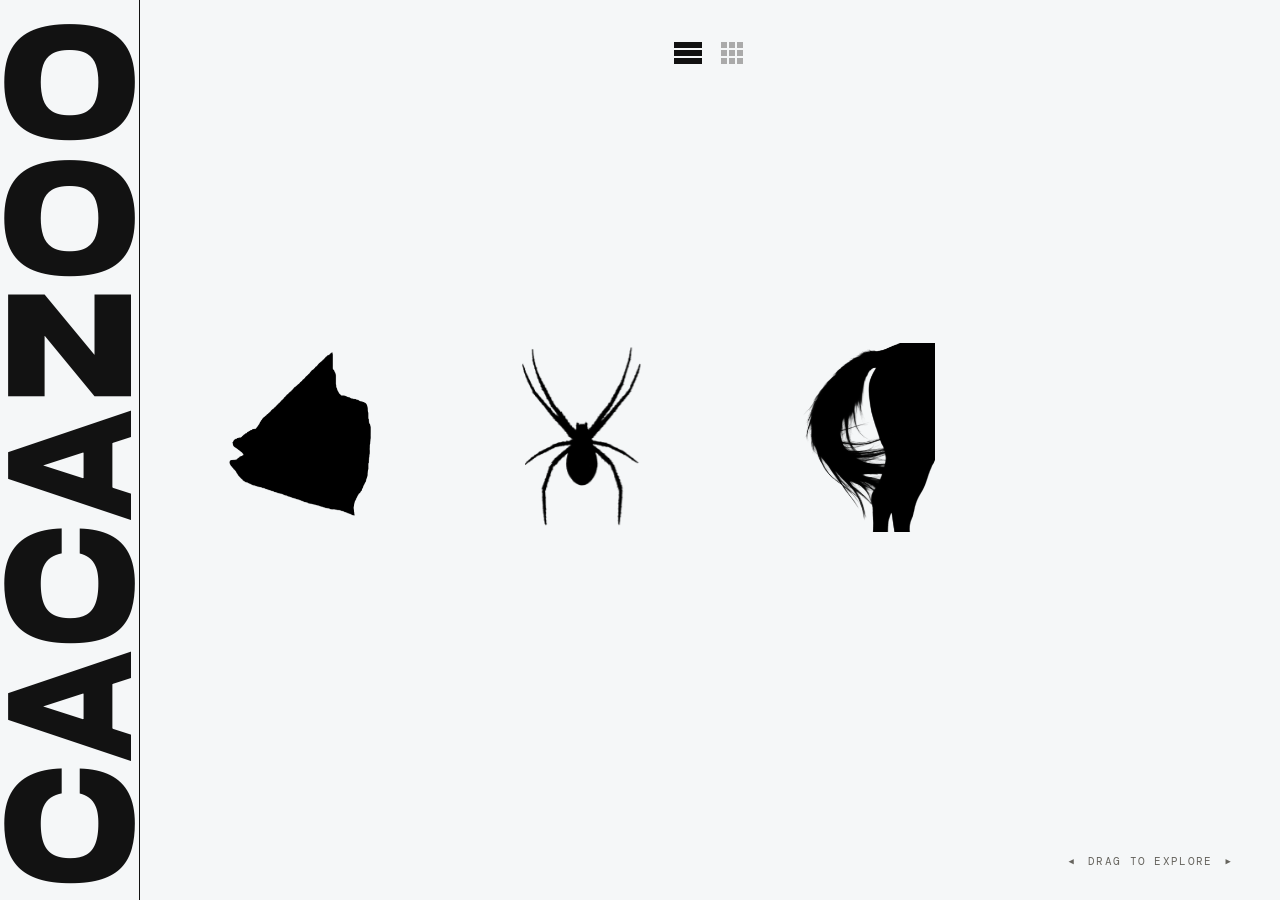
<file: index.html>
<!DOCTYPE html>
<html lang="ko">
<head>
    <meta charset="UTF-8">
    <meta name="viewport" content="width=device-width, initial-scale=1.0">
    <meta name="description" content="CACAZOO — rawfawv portfolio">
    <title>CACAZOO — rawfawv</title>

    <link rel="preconnect" href="https://fonts.googleapis.com">
    <link rel="preconnect" href="https://fonts.gstatic.com" crossorigin>
    <link href="https://fonts.googleapis.com/css2?family=Inter:wght@300;400;500;600;700&family=Syne:wght@700;800&family=Playfair+Display:ital,wght@0,600;0,700;1,400&family=DM+Mono:wght@400;500&display=swap" rel="stylesheet">

    <link rel="stylesheet" href="style.css">
</head>
<body>
<div class="app-container">

    <!-- ── Sidebar ── -->
    <aside class="sidebar" aria-label="Site navigation">
        <div class="sidebar-brand">
            <h1 aria-label="CACAZOO">CACAZOO</h1>
        </div>
        <footer class="sidebar-footer">
            <span class="author-name">Jiwoon Chung</span>
        </footer>
    </aside>

    <!-- ── Gallery ── -->
    <main class="gallery-wrapper" aria-label="Portfolio gallery">

        <!-- View toggle -->
        <div class="view-toggle" aria-label="View mode">
            <button class="toggle-btn active" id="btn-shelf" aria-label="Shelf view" title="Shelf view">
                <svg width="28" height="22" viewBox="0 0 28 22" fill="none" xmlns="http://www.w3.org/2000/svg" aria-hidden="true">
                    <rect x="0" y="0"  width="28" height="6" fill="currentColor"/>
                    <rect x="0" y="8"  width="28" height="6" fill="currentColor"/>
                    <rect x="0" y="16" width="28" height="6" fill="currentColor"/>
                </svg>
            </button>
            <button class="toggle-btn" id="btn-grid" aria-label="Grid view" title="Grid view">
                <svg width="22" height="22" viewBox="0 0 22 22" fill="none" xmlns="http://www.w3.org/2000/svg" aria-hidden="true">
                    <rect x="0"  y="0"  width="6" height="6" fill="currentColor"/>
                    <rect x="8"  y="0"  width="6" height="6" fill="currentColor"/>
                    <rect x="16" y="0"  width="6" height="6" fill="currentColor"/>
                    <rect x="0"  y="8"  width="6" height="6" fill="currentColor"/>
                    <rect x="8"  y="8"  width="6" height="6" fill="currentColor"/>
                    <rect x="16" y="8"  width="6" height="6" fill="currentColor"/>
                    <rect x="0"  y="16" width="6" height="6" fill="currentColor"/>
                    <rect x="8"  y="16" width="6" height="6" fill="currentColor"/>
                    <rect x="16" y="16" width="6" height="6" fill="currentColor"/>
                </svg>
            </button>
        </div>

        <!-- ── SHELF VIEW ── -->
        <div class="gallery-container" id="gallery-container">
            <div class="shelf-line" aria-hidden="true"></div>
            <div class="gallery-instruction" aria-hidden="true">
                <span class="drag-arrow">◀</span>
                <span class="drag-text">DRAG TO EXPLORE</span>
                <span class="drag-arrow">▶</span>
            </div>
            <div class="gallery-track" id="shelf-track" role="list"></div>
        </div>

        <!-- ── GRID VIEW ── -->
        <div class="grid-container" id="grid-container" aria-hidden="true">
            <div class="grid-track" id="grid-track"></div>
        </div>

    </main>

</div>

<script>
/* ============================================================
   포트폴리오 데이터 — 여기만 수정하면 한줄보기/모아보기 모두 반영
   ============================================================
   link: 클릭 시 이동할 URL (없으면 null)
   small: true면 이미지 크기 축소 (선택)
   ============================================================ */
const PROJECTS = [
    {
        id: '01',
        title: '생선',
        image: 'assets/4.png',
        link: 'fish-game/',
        small: true,
    },
    {
        id: '02',
        title: '거미',
        image: 'assets/spider.png',
        link: 'spider-game/',
        small: true,
    },
    {
        id: '03',
        title: '붓',
        image: 'brush-game/brush.png',
        link: 'brush-game/',
        small: true,
    },
];

/* ── 한줄보기 렌더링 ── */
function renderShelf() {
    const track = document.getElementById('shelf-track');
    track.innerHTML = PROJECTS.map((p, i) => {
        const imgTag = `<img src="${p.image}" alt="${p.title}" draggable="false" loading="eager">`;
        return `
        <article class="gallery-item${p.small ? ' gallery-item--small' : ''}" role="listitem" data-index="${p.id}"${p.link ? ` data-link="${p.link}"` : ''}>
            <div class="item-visual">${imgTag}</div>
            <div class="item-info" aria-hidden="true">
                <h2 class="item-title">${p.title}</h2>
            </div>
        </article>`;
    }).join('');
}

/* ── 모아보기 렌더링 ── */
function renderGrid() {
    const track = document.getElementById('grid-track');
    track.innerHTML = PROJECTS.map(p => {
        const imgTag = `<img src="${p.image}" alt="${p.title}" draggable="false">`;
        return `
        <article class="grid-item"${p.link ? ` data-link="${p.link}"` : ''}>
            <div class="grid-visual">${imgTag}</div>
            <div class="grid-info">
                <h2 class="grid-title">${p.title}</h2>
            </div>
        </article>`;
    }).join('');
}

renderShelf();
renderGrid();
</script>

<script src="main.js"></script>
</body>
</html>
</file>
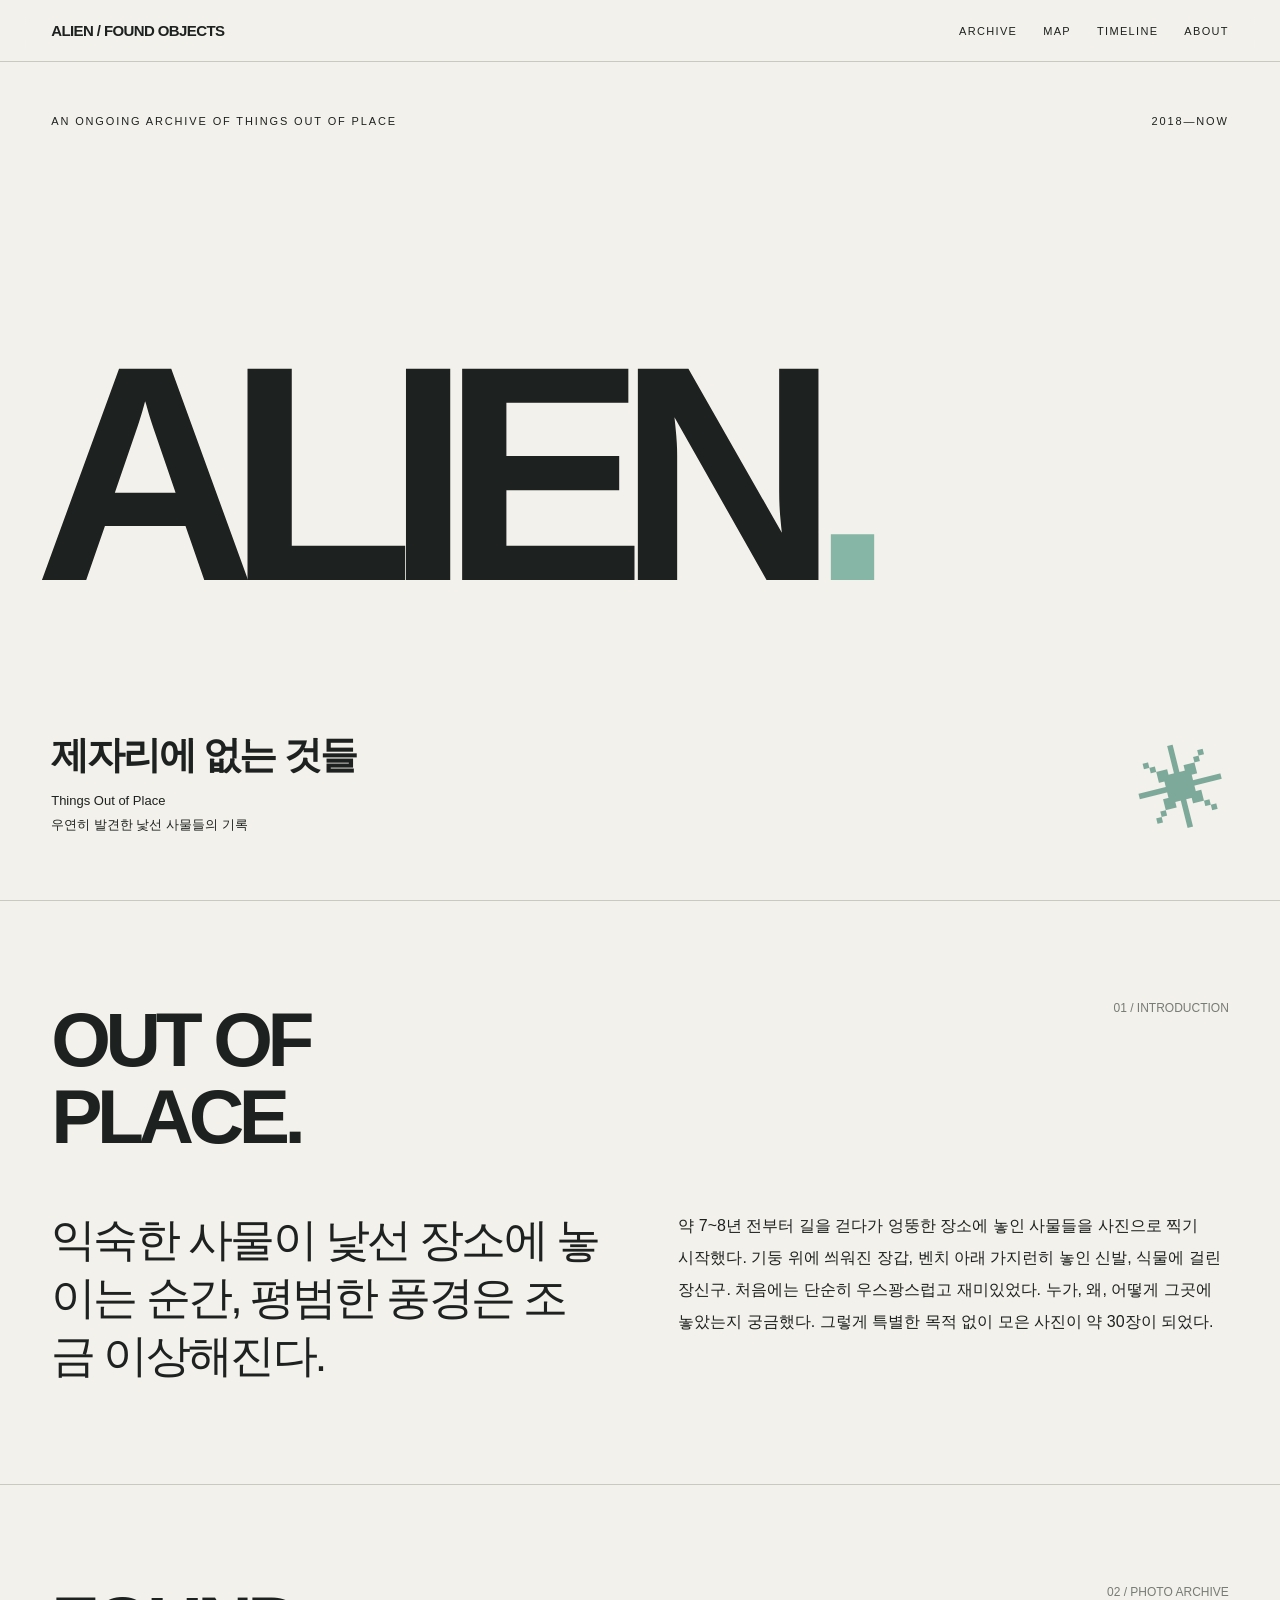
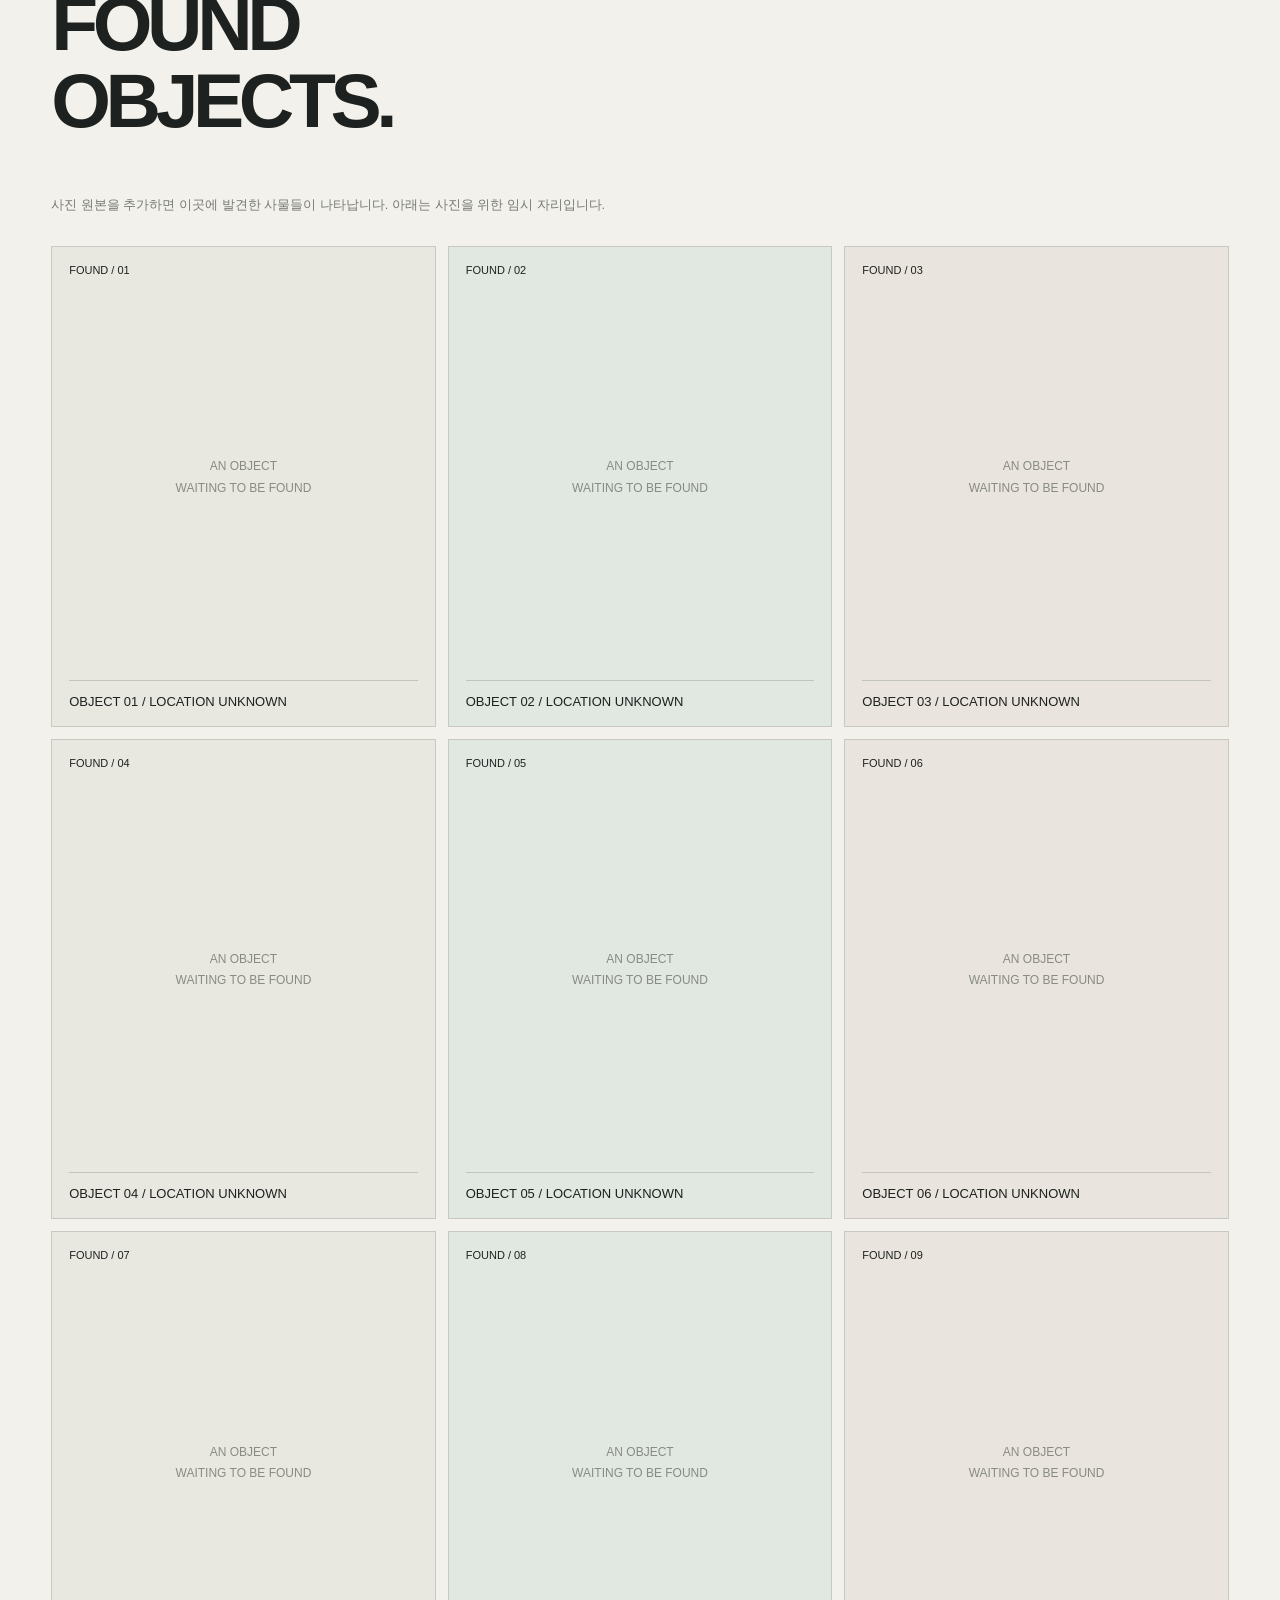
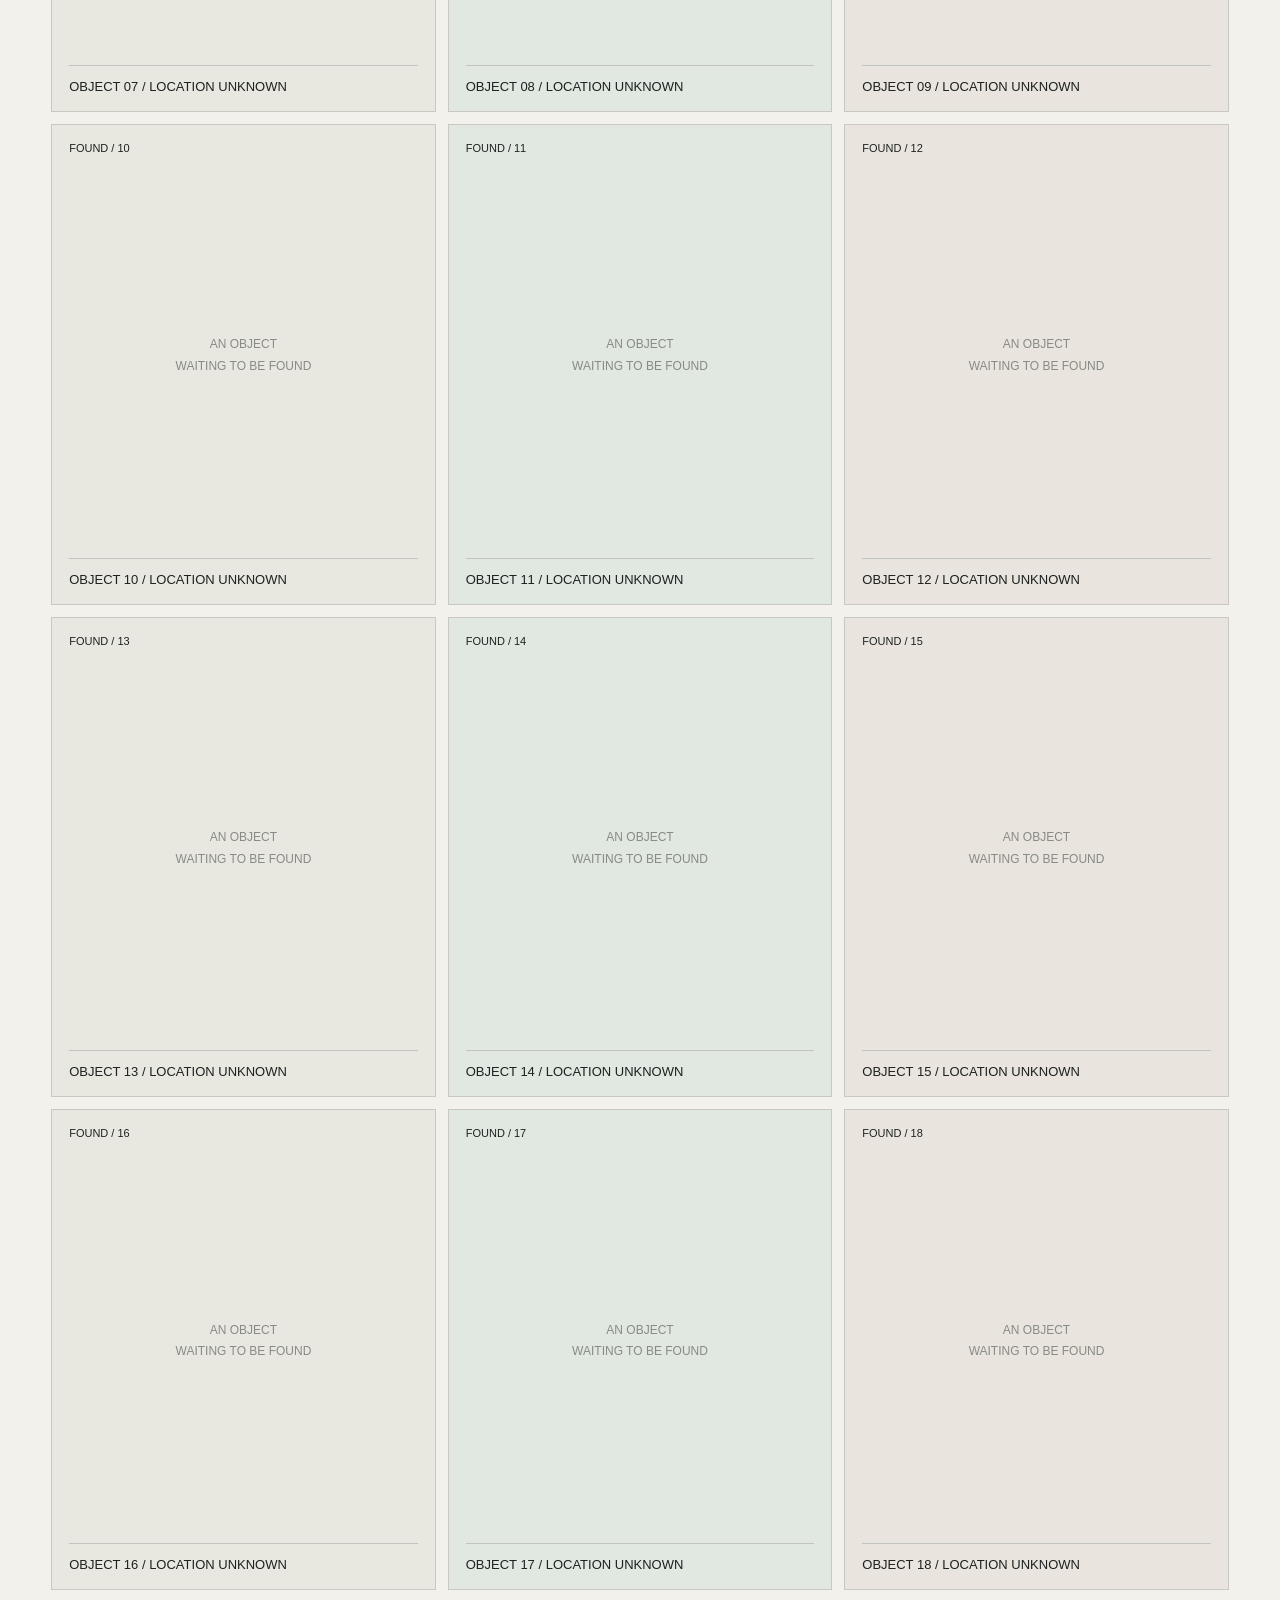
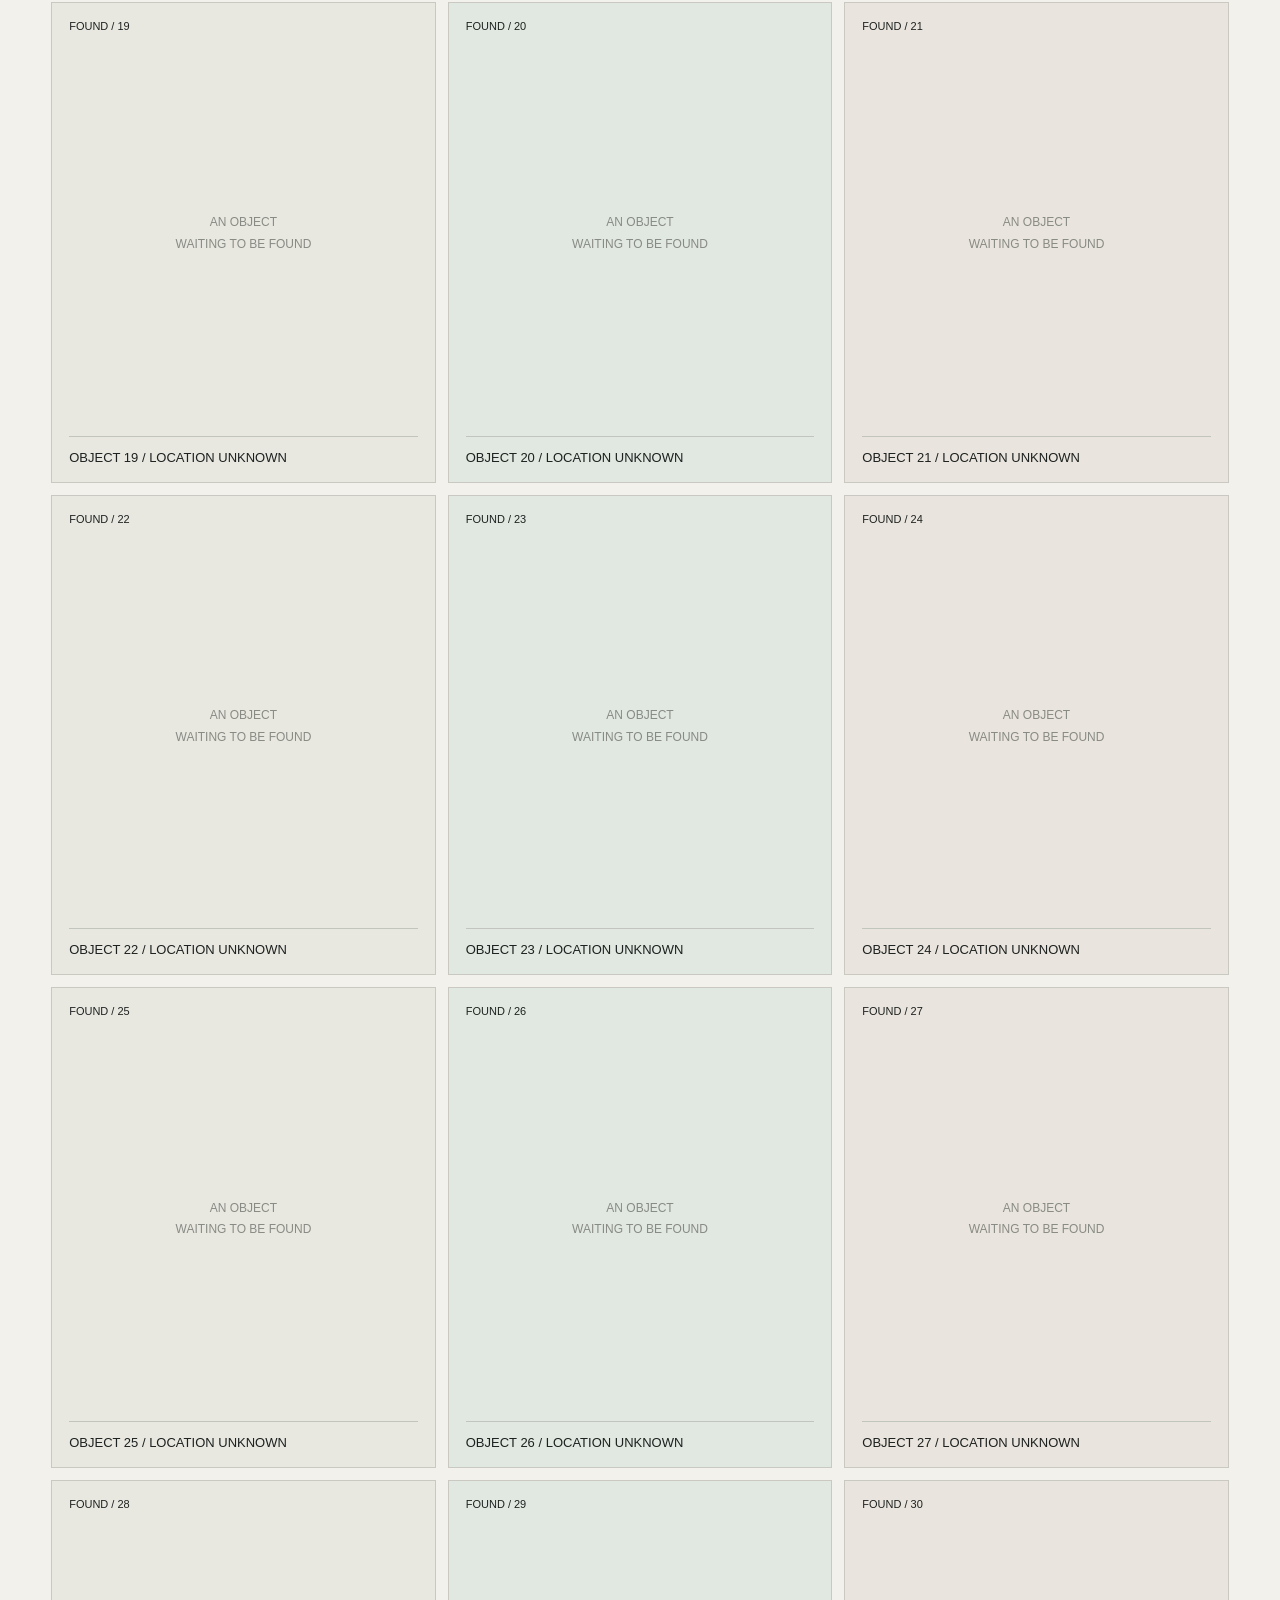
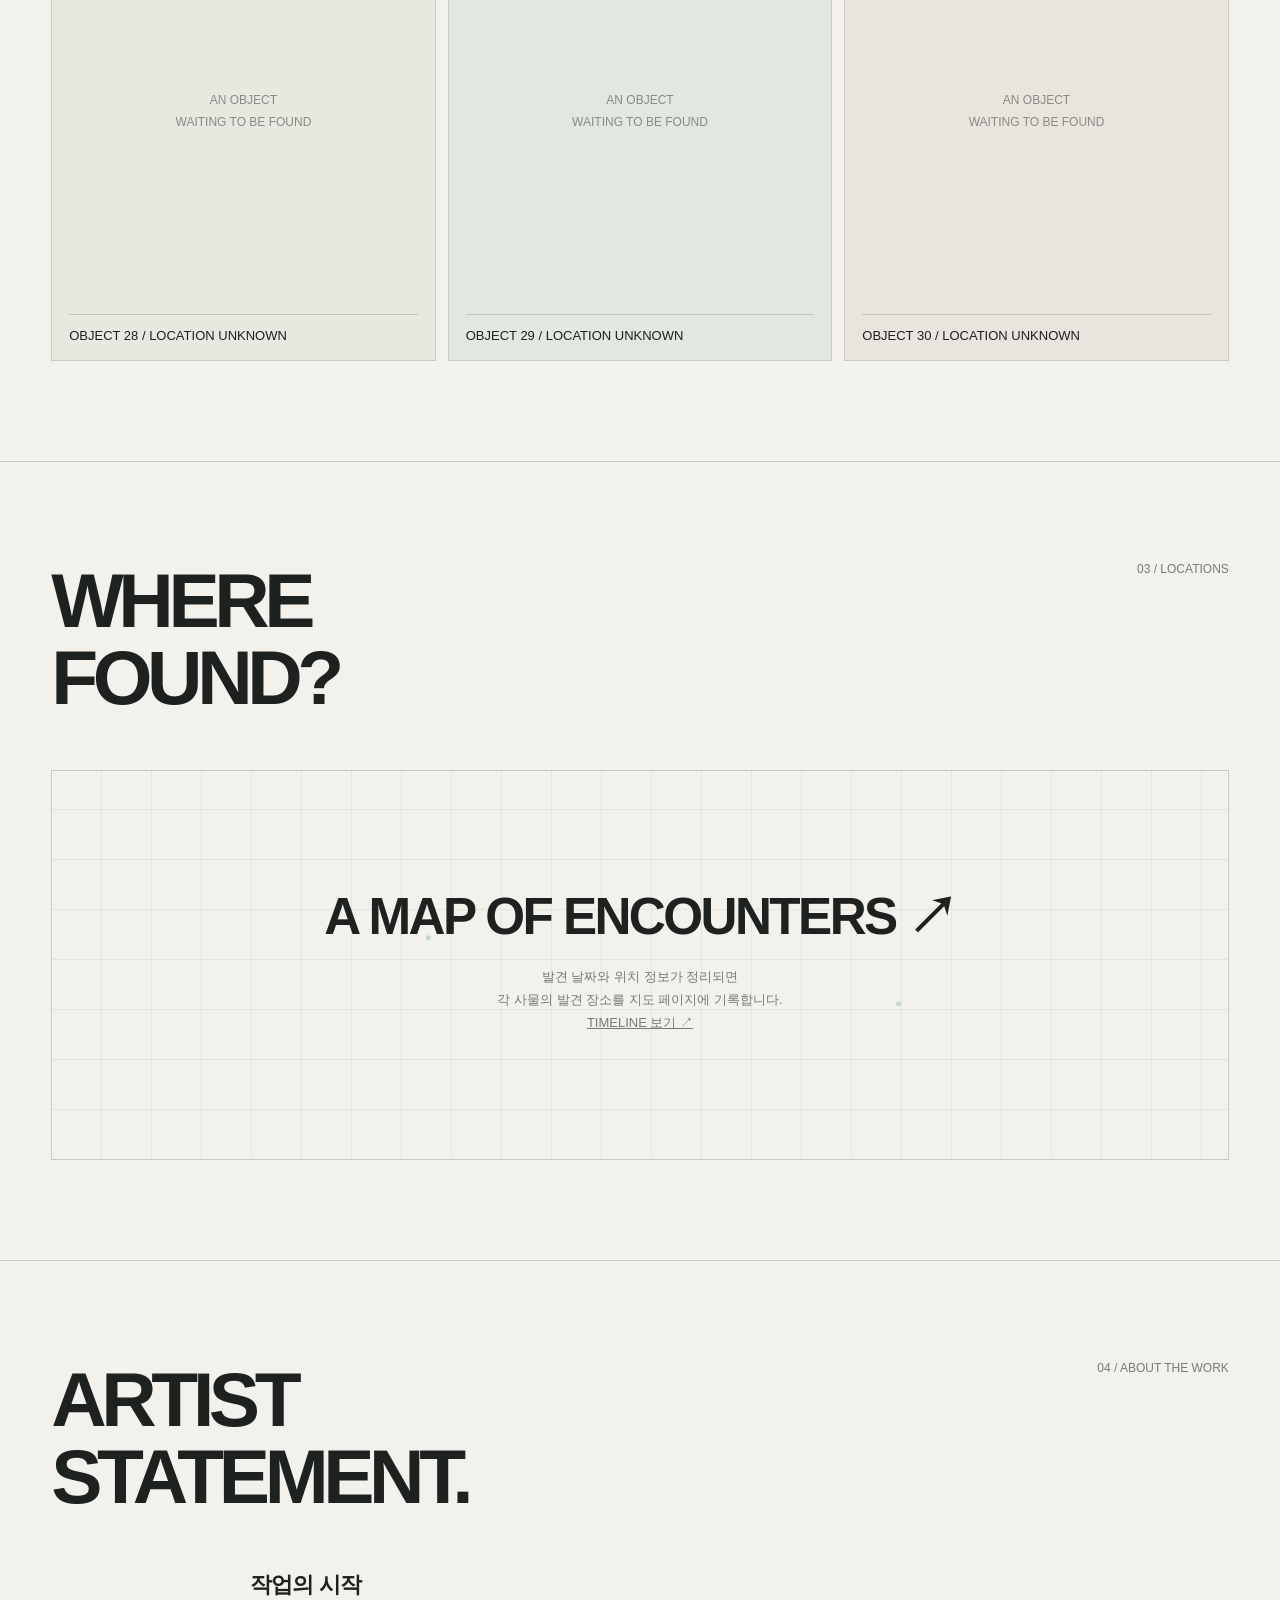
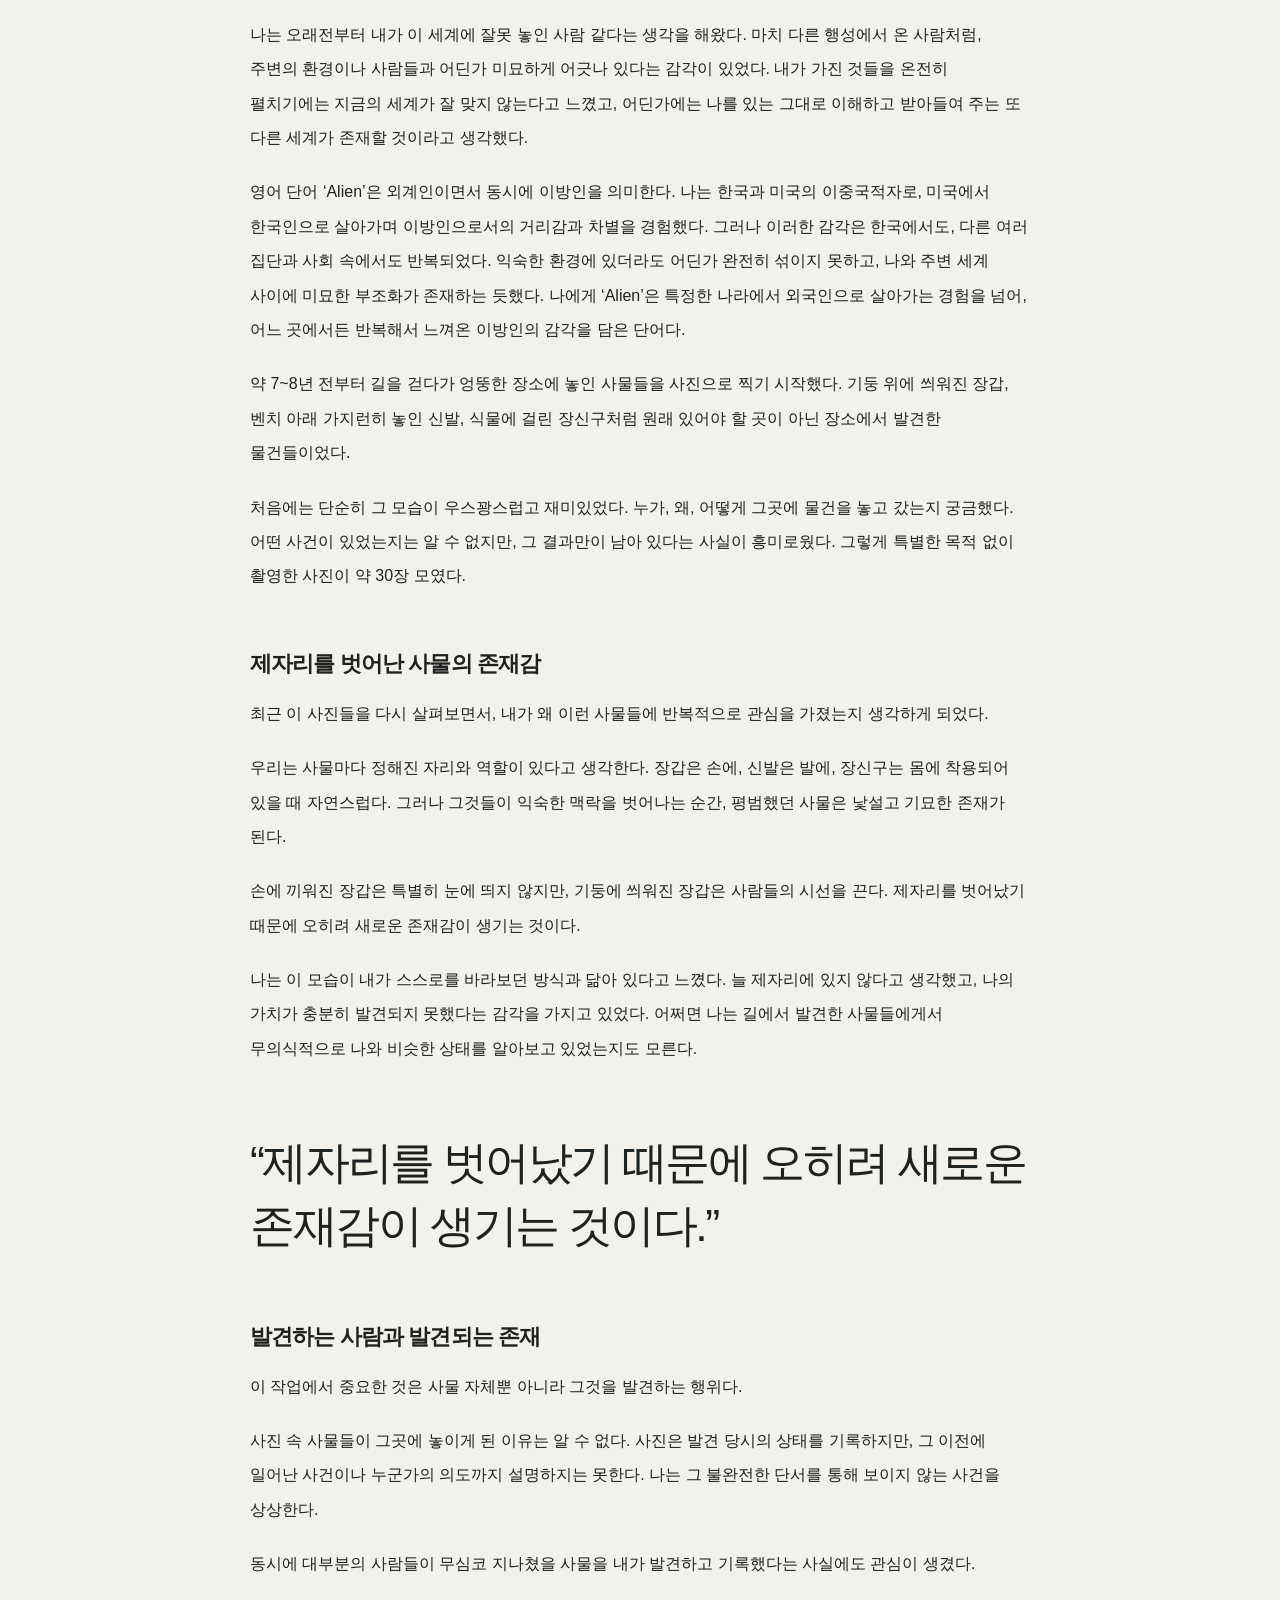
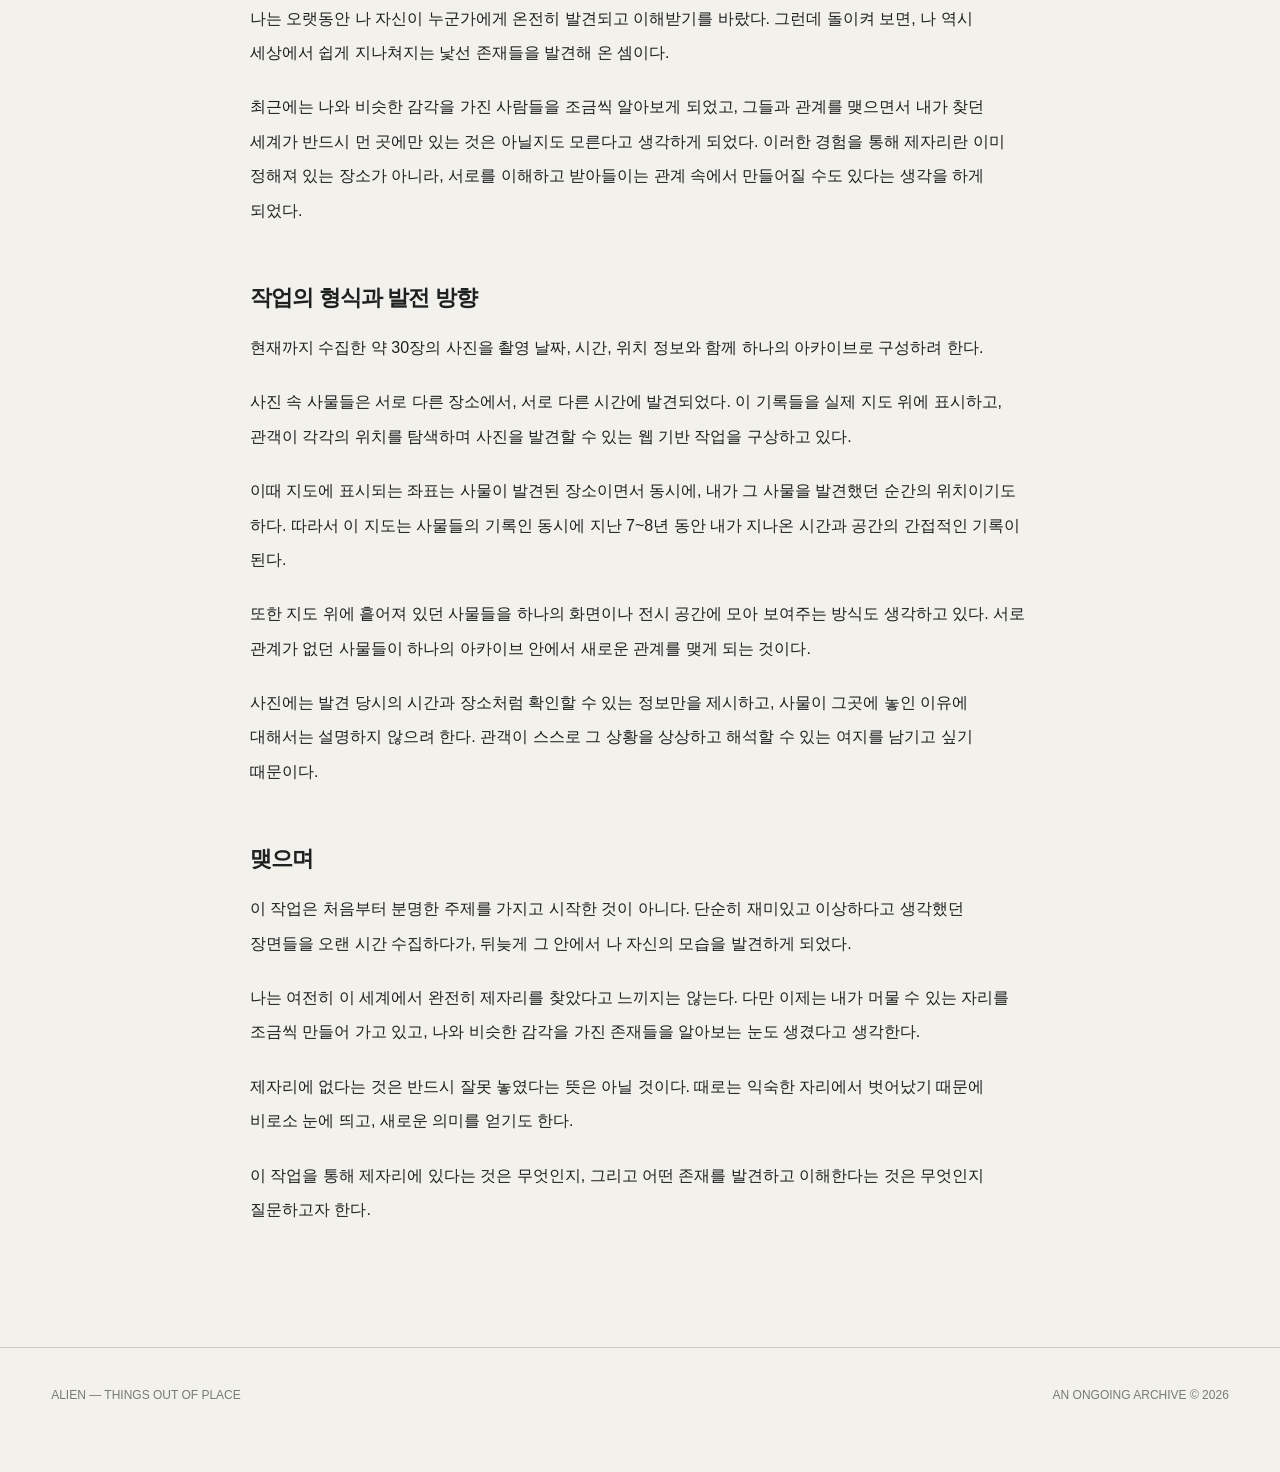
<file: alien/index.html>
<!doctype html>
<html lang="ko"><head><meta charset="utf-8"><meta name="viewport" content="width=device-width,initial-scale=1"><meta name="theme-color" content="#f3f1eb"><title>ALIEN — 제자리에 없는 것들</title><meta name="description" content="길에서 발견한 제자리에 없는 사물들에 관한 사진 아카이브."><style>
:root{--bg:#f3f1eb;--ink:#1d211f;--line:#c9c8c1;--muted:#777b75;--accent:#b5d6c9}*{box-sizing:border-box}html{scroll-behavior:smooth}body{margin:0;background:var(--bg);color:var(--ink);font-family:Arial,'Apple SD Gothic Neo','Noto Sans KR',sans-serif}a{color:inherit;text-decoration:none}button{font:inherit;cursor:pointer}header{position:fixed;top:0;left:0;right:0;z-index:5;display:flex;justify-content:space-between;align-items:center;padding:22px 4vw;border-bottom:1px solid var(--line);background:#f3f1ebed;backdrop-filter:blur(12px)}.brand{font-size:15px;font-weight:800;letter-spacing:-.04em}nav{display:flex;gap:26px;font-size:11px;letter-spacing:.12em}nav a:hover{opacity:.5}.hero{min-height:100svh;padding:115px 4vw 5vw;display:flex;flex-direction:column;justify-content:space-between}.eyebrow,.micro{font-size:11px;letter-spacing:.17em;text-transform:uppercase}.hero h1{font-size:clamp(100px,24vw,370px);font-weight:800;line-height:.74;letter-spacing:-.095em;margin:10vh 0 0 -.055em}.hero-bottom{display:flex;justify-content:space-between;align-items:end;gap:20px}.hero-bottom h2{font-size:clamp(22px,3vw,46px);letter-spacing:-.055em;margin:0 0 8px}.hero-bottom p{font-size:13px;line-height:1.8;margin:0}.star{font-size:90px;line-height:1;color:#7da99a;transform:rotate(-14deg)}section{padding:100px 4vw;border-top:1px solid var(--line)}.section-top{display:flex;justify-content:space-between;align-items:start;margin-bottom:55px}.section-top h2{font-size:clamp(36px,6vw,86px);line-height:1;letter-spacing:-.07em;margin:0}.section-top span{font-size:12px;color:var(--muted)}.intro{display:grid;grid-template-columns:1fr 1fr;gap:6vw}.intro .lead{font-size:clamp(27px,3.5vw,52px);letter-spacing:-.06em;line-height:1.3;margin:0}.intro .detail{max-width:550px;font-size:16px;line-height:2;word-break:keep-all}.archive-note{color:var(--muted);font-size:13px;line-height:1.7;margin-bottom:30px}.gallery{display:grid;grid-template-columns:repeat(3,1fr);gap:12px}.item{border:1px solid var(--line);background:#e8e8e1;aspect-ratio:4/5;position:relative;display:flex;flex-direction:column;justify-content:space-between;padding:17px;overflow:hidden}.item:nth-child(3n+2){background:#e0e8e1}.item:nth-child(3n){background:#e9e4dd}.item .num{font-size:11px}.item .empty{align-self:center;text-align:center;color:#888b84;font-size:12px;line-height:1.8}.item .caption{font-size:13px;border-top:1px solid #c2c5bd;padding-top:13px}.item img{position:absolute;inset:0;width:100%;height:100%;object-fit:cover}.item:has(img) .num,.item:has(img) .caption{position:relative;z-index:1;background:#f3f1ebdd;padding:8px;width:max-content;max-width:100%}.map-panel{height:390px;border:1px solid var(--line);background:radial-gradient(circle at 32% 43%,#c6d7ce 0 2px,transparent 3px),radial-gradient(circle at 72% 60%,#c6d7ce 0 2px,transparent 3px),repeating-linear-gradient(0deg,transparent 0 49px,#d7d8d0 50px),repeating-linear-gradient(90deg,transparent 0 49px,#d7d8d0 50px);display:grid;place-items:center;text-align:center}.map-panel strong{display:block;font-size:clamp(25px,4vw,54px);letter-spacing:-.05em}.map-panel p{font-size:13px;line-height:1.8;color:var(--muted)}.statement{max-width:780px;margin:auto}.statement h3{font-size:22px;letter-spacing:-.04em;margin:55px 0 18px}.statement p{font-size:16px;line-height:2.15;word-break:keep-all;margin:0 0 20px}.statement .pull{font-size:clamp(26px,3.5vw,48px);line-height:1.4;letter-spacing:-.055em;margin:65px 0}.footer{padding:40px 4vw 70px;display:flex;justify-content:space-between;border-top:1px solid var(--line);font-size:12px;color:var(--muted)}@media(max-width:700px){header{padding:18px 5vw}nav{gap:14px;font-size:10px}.hero{padding:100px 5vw 8vw}.hero h1{font-size:25vw}.hero-bottom{align-items:end}.star{font-size:54px}section{padding:75px 5vw}.intro{grid-template-columns:1fr;gap:20px}.gallery{grid-template-columns:repeat(2,1fr);gap:8px}.item{padding:10px}.item .empty{font-size:10px}.section-top{margin-bottom:35px}.statement p{font-size:15px}.footer{padding:30px 5vw 60px}}</style></head>
<body><header><a class="brand" href="#top">ALIEN / FOUND OBJECTS</a><nav><a href="#archive">ARCHIVE</a><a href="map.html">MAP</a><a href="timeline.html">TIMELINE</a><a href="#about">ABOUT</a></nav></header>
<main id="top"><div class="hero"><div class="eyebrow">AN ONGOING ARCHIVE OF THINGS OUT OF PLACE <span style="float:right">2018—NOW</span></div><h1>ALIEN<span style="color:#86b6a6">.</span></h1><div class="hero-bottom"><div><h2>제자리에 없는 것들</h2><p>Things Out of Place<br>우연히 발견한 낯선 사물들의 기록</p></div><div class="star" aria-hidden="true">✳</div></div></div>
<section><div class="section-top"><h2>OUT OF<br>PLACE.</h2><span>01 / INTRODUCTION</span></div><div class="intro"><p class="lead">익숙한 사물이 낯선 장소에 놓이는 순간, 평범한 풍경은 조금 이상해진다.</p><div class="detail">약 7~8년 전부터 길을 걷다가 엉뚱한 장소에 놓인 사물들을 사진으로 찍기 시작했다. 기둥 위에 씌워진 장갑, 벤치 아래 가지런히 놓인 신발, 식물에 걸린 장신구. 처음에는 단순히 우스꽝스럽고 재미있었다. 누가, 왜, 어떻게 그곳에 놓았는지 궁금했다. 그렇게 특별한 목적 없이 모은 사진이 약 30장이 되었다.</div></div></section>
<section id="archive"><div class="section-top"><h2>FOUND<br>OBJECTS.</h2><span>02 / PHOTO ARCHIVE</span></div><p class="archive-note">사진 원본을 추가하면 이곳에 발견한 사물들이 나타납니다. 아래는 사진을 위한 임시 자리입니다.</p><div class="gallery" id="gallery"></div></section>
<section id="map"><div class="section-top"><h2>WHERE<br>FOUND?</h2><span>03 / LOCATIONS</span></div><div class="map-panel"><div><strong><a href="map.html">A MAP OF ENCOUNTERS ↗</a></strong><p>발견 날짜와 위치 정보가 정리되면<br>각 사물의 발견 장소를 지도 페이지에 기록합니다.<br><a href="timeline.html" style="text-decoration:underline">TIMELINE 보기 ↗</a></p></div></div></section>
<section id="about"><div class="section-top"><h2>ARTIST<br>STATEMENT.</h2><span>04 / ABOUT THE WORK</span></div><article class="statement">
<h3>작업의 시작</h3>
<p>나는 오래전부터 내가 이 세계에 잘못 놓인 사람 같다는 생각을 해왔다. 마치 다른 행성에서 온 사람처럼, 주변의 환경이나 사람들과 어딘가 미묘하게 어긋나 있다는 감각이 있었다. 내가 가진 것들을 온전히 펼치기에는 지금의 세계가 잘 맞지 않는다고 느꼈고, 어딘가에는 나를 있는 그대로 이해하고 받아들여 주는 또 다른 세계가 존재할 것이라고 생각했다.</p>
<p>영어 단어 ‘Alien’은 외계인이면서 동시에 이방인을 의미한다. 나는 한국과 미국의 이중국적자로, 미국에서 한국인으로 살아가며 이방인으로서의 거리감과 차별을 경험했다. 그러나 이러한 감각은 한국에서도, 다른 여러 집단과 사회 속에서도 반복되었다. 익숙한 환경에 있더라도 어딘가 완전히 섞이지 못하고, 나와 주변 세계 사이에 미묘한 부조화가 존재하는 듯했다. 나에게 ‘Alien’은 특정한 나라에서 외국인으로 살아가는 경험을 넘어, 어느 곳에서든 반복해서 느껴온 이방인의 감각을 담은 단어다.</p>
<p>약 7~8년 전부터 길을 걷다가 엉뚱한 장소에 놓인 사물들을 사진으로 찍기 시작했다. 기둥 위에 씌워진 장갑, 벤치 아래 가지런히 놓인 신발, 식물에 걸린 장신구처럼 원래 있어야 할 곳이 아닌 장소에서 발견한 물건들이었다.</p>
<p>처음에는 단순히 그 모습이 우스꽝스럽고 재미있었다. 누가, 왜, 어떻게 그곳에 물건을 놓고 갔는지 궁금했다. 어떤 사건이 있었는지는 알 수 없지만, 그 결과만이 남아 있다는 사실이 흥미로웠다. 그렇게 특별한 목적 없이 촬영한 사진이 약 30장 모였다.</p>
<h3>제자리를 벗어난 사물의 존재감</h3>
<p>최근 이 사진들을 다시 살펴보면서, 내가 왜 이런 사물들에 반복적으로 관심을 가졌는지 생각하게 되었다.</p>
<p>우리는 사물마다 정해진 자리와 역할이 있다고 생각한다. 장갑은 손에, 신발은 발에, 장신구는 몸에 착용되어 있을 때 자연스럽다. 그러나 그것들이 익숙한 맥락을 벗어나는 순간, 평범했던 사물은 낯설고 기묘한 존재가 된다.</p>
<p>손에 끼워진 장갑은 특별히 눈에 띄지 않지만, 기둥에 씌워진 장갑은 사람들의 시선을 끈다. 제자리를 벗어났기 때문에 오히려 새로운 존재감이 생기는 것이다.</p>
<p>나는 이 모습이 내가 스스로를 바라보던 방식과 닮아 있다고 느꼈다. 늘 제자리에 있지 않다고 생각했고, 나의 가치가 충분히 발견되지 못했다는 감각을 가지고 있었다. 어쩌면 나는 길에서 발견한 사물들에게서 무의식적으로 나와 비슷한 상태를 알아보고 있었는지도 모른다.</p>
<p class="pull">“제자리를 벗어났기 때문에 오히려 새로운 존재감이 생기는 것이다.”</p>
<h3>발견하는 사람과 발견되는 존재</h3>
<p>이 작업에서 중요한 것은 사물 자체뿐 아니라 그것을 발견하는 행위다.</p>
<p>사진 속 사물들이 그곳에 놓이게 된 이유는 알 수 없다. 사진은 발견 당시의 상태를 기록하지만, 그 이전에 일어난 사건이나 누군가의 의도까지 설명하지는 못한다. 나는 그 불완전한 단서를 통해 보이지 않는 사건을 상상한다.</p>
<p>동시에 대부분의 사람들이 무심코 지나쳤을 사물을 내가 발견하고 기록했다는 사실에도 관심이 생겼다.</p>
<p>나는 오랫동안 나 자신이 누군가에게 온전히 발견되고 이해받기를 바랐다. 그런데 돌이켜 보면, 나 역시 세상에서 쉽게 지나쳐지는 낯선 존재들을 발견해 온 셈이다.</p>
<p>최근에는 나와 비슷한 감각을 가진 사람들을 조금씩 알아보게 되었고, 그들과 관계를 맺으면서 내가 찾던 세계가 반드시 먼 곳에만 있는 것은 아닐지도 모른다고 생각하게 되었다. 이러한 경험을 통해 제자리란 이미 정해져 있는 장소가 아니라, 서로를 이해하고 받아들이는 관계 속에서 만들어질 수도 있다는 생각을 하게 되었다.</p>
<h3>작업의 형식과 발전 방향</h3>
<p>현재까지 수집한 약 30장의 사진을 촬영 날짜, 시간, 위치 정보와 함께 하나의 아카이브로 구성하려 한다.</p>
<p>사진 속 사물들은 서로 다른 장소에서, 서로 다른 시간에 발견되었다. 이 기록들을 실제 지도 위에 표시하고, 관객이 각각의 위치를 탐색하며 사진을 발견할 수 있는 웹 기반 작업을 구상하고 있다.</p>
<p>이때 지도에 표시되는 좌표는 사물이 발견된 장소이면서 동시에, 내가 그 사물을 발견했던 순간의 위치이기도 하다. 따라서 이 지도는 사물들의 기록인 동시에 지난 7~8년 동안 내가 지나온 시간과 공간의 간접적인 기록이 된다.</p>
<p>또한 지도 위에 흩어져 있던 사물들을 하나의 화면이나 전시 공간에 모아 보여주는 방식도 생각하고 있다. 서로 관계가 없던 사물들이 하나의 아카이브 안에서 새로운 관계를 맺게 되는 것이다.</p>
<p>사진에는 발견 당시의 시간과 장소처럼 확인할 수 있는 정보만을 제시하고, 사물이 그곳에 놓인 이유에 대해서는 설명하지 않으려 한다. 관객이 스스로 그 상황을 상상하고 해석할 수 있는 여지를 남기고 싶기 때문이다.</p>
<h3>맺으며</h3>
<p>이 작업은 처음부터 분명한 주제를 가지고 시작한 것이 아니다. 단순히 재미있고 이상하다고 생각했던 장면들을 오랜 시간 수집하다가, 뒤늦게 그 안에서 나 자신의 모습을 발견하게 되었다.</p>
<p>나는 여전히 이 세계에서 완전히 제자리를 찾았다고 느끼지는 않는다. 다만 이제는 내가 머물 수 있는 자리를 조금씩 만들어 가고 있고, 나와 비슷한 감각을 가진 존재들을 알아보는 눈도 생겼다고 생각한다.</p>
<p>제자리에 없다는 것은 반드시 잘못 놓였다는 뜻은 아닐 것이다. 때로는 익숙한 자리에서 벗어났기 때문에 비로소 눈에 띄고, 새로운 의미를 얻기도 한다.</p>
<p>이 작업을 통해 제자리에 있다는 것은 무엇인지, 그리고 어떤 존재를 발견하고 이해한다는 것은 무엇인지 질문하고자 한다.</p></article></section></main>
<footer class="footer"><span>ALIEN — THINGS OUT OF PLACE</span><span>AN ONGOING ARCHIVE © 2026</span></footer>
<script>const gallery=document.querySelector('#gallery');for(let i=1;i<=30;i++){const item=document.createElement('div');item.className='item';const n=String(i).padStart(2,'0');item.innerHTML='<span class="num">FOUND / '+n+'</span><div class="empty">AN OBJECT<br>WAITING TO BE FOUND</div><div class="caption">OBJECT '+n+' / LOCATION UNKNOWN</div>';gallery.append(item)}</script></body></html>
</file>
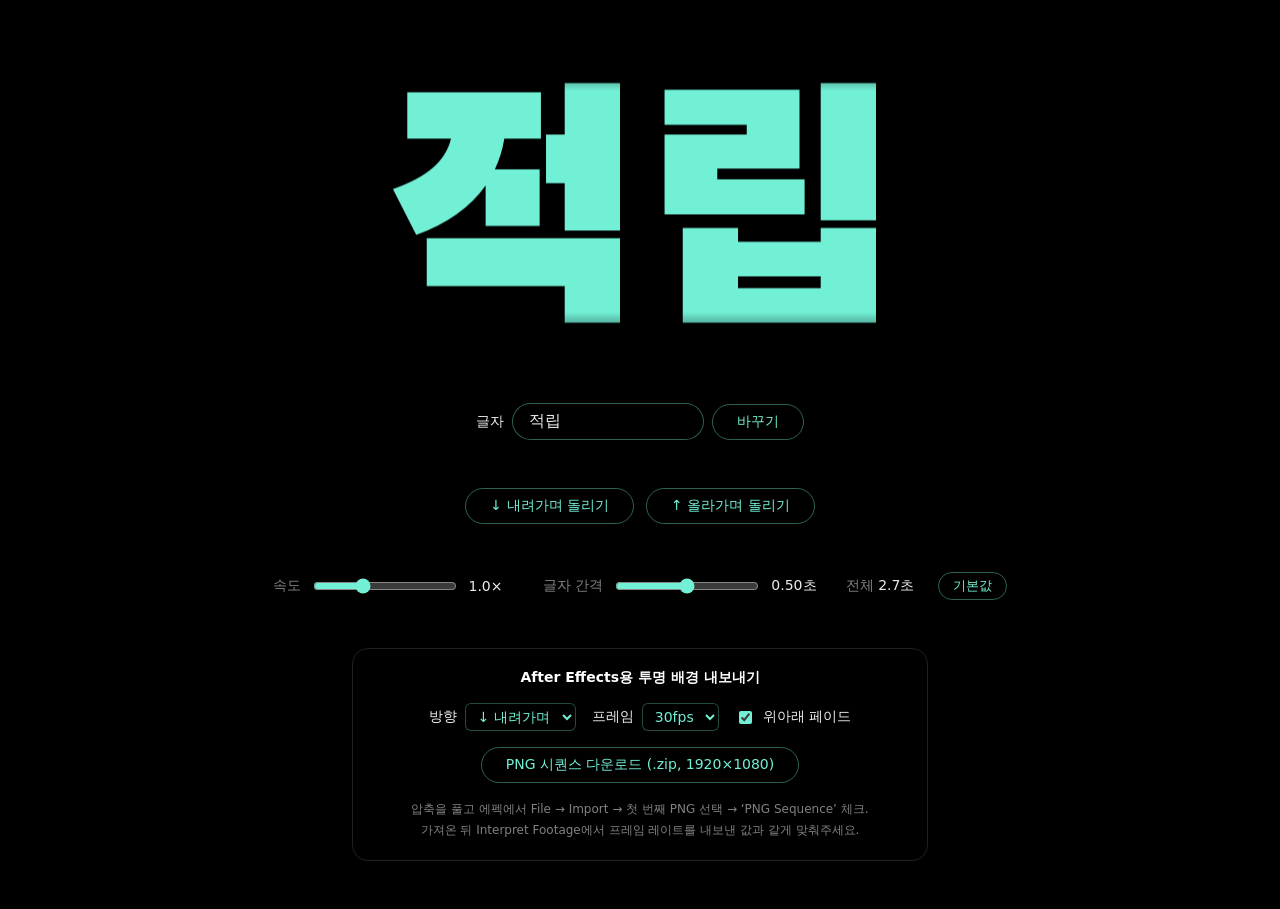
<file: jeokrip/index.html>
<!doctype html>
<html lang="ko">
<head>
<meta charset="utf-8">
<meta name="viewport" content="width=device-width,initial-scale=1,viewport-fit=cover">
<style>*,*::before,*::after{box-sizing:border-box}body{margin:0}img{max-width:100%}[hidden]{display:none!important}</style>
</head>
<body>
<title>적립 슬롯 모션</title>
<style>
/* 레이아웃: 검은 무대 가운데 큰 슬롯 글자, 그 아래 재생 버튼과 After Effects 내보내기 패널. 모션 시안 확인용이라 어두운 단일 테마 */
@font-face { font-family: "BaeminWork"; src: url("BAEMINWORK.otf") format("opentype"); font-display: block; }
:root {
  color-scheme: dark;
  --bg: #000;
  --mint: #72f0d6;
  --mint-line: rgba(114,240,214,.4);
  --mint-soft: rgba(114,240,214,.1);
  --fg: #e8ecea;
  --muted: rgba(232,236,234,.55);
  --panel-line: rgba(255,255,255,.12);
  --danger: #f87171;
  --display: "BaeminWork", "Apple SD Gothic Neo", "Noto Sans KR", sans-serif;
  --ui: "Pretendard", "Apple SD Gothic Neo", "Noto Sans KR", system-ui, sans-serif;
}
html, body { background: var(--bg); color: var(--fg); }
body { font-family: var(--ui); font-size: 14px; padding-inline: 16px; padding-block: 48px; }
main { min-height: 80vh; display: flex; flex-direction: column; align-items: center; justify-content: center; gap: 48px; }
.word { display: flex; font-family: var(--display); font-size: min(16rem, 26vw); line-height: 1; color: var(--mint); }
.reel { position: relative; overflow: hidden; height: 1.2em; -webkit-mask-image: linear-gradient(to bottom, transparent 0%, #000 14%, #000 86%, transparent 100%); mask-image: linear-gradient(to bottom, transparent 0%, #000 14%, #000 86%, transparent 100%); }
.strip { display: flex; flex-direction: column; }
.strip span { height: 1.2em; display: flex; align-items: center; justify-content: center; }
.text-form { display: flex; flex-wrap: wrap; justify-content: center; align-items: center; gap: 8px; }
.text-form input { width: 12rem; max-width: 100%; background: #000; color: var(--fg); border: 1px solid var(--mint-line); border-radius: 999px; padding: 8px 16px; font: inherit; font-size: 16px; }
.text-form input::placeholder { color: var(--muted); }
.buttons { display: flex; flex-wrap: wrap; justify-content: center; gap: 12px; }
.tuning { display: flex; flex-wrap: wrap; justify-content: center; align-items: center; gap: 12px 24px; font-size: 14px; color: var(--muted); }
.tuning label { gap: 10px; }
.tuning input[type="range"] { width: 9rem; accent-color: var(--mint); }
.tuning output { min-width: 3.6em; color: var(--fg); font-variant-numeric: tabular-nums; }
.tuning .total { color: var(--fg); font-variant-numeric: tabular-nums; }
.tuning button { padding: 4px 14px; font-size: 13px; }
button { border: 1px solid var(--mint-line); border-radius: 999px; padding: 8px 24px; background: transparent; color: var(--mint); font: inherit; cursor: pointer; }
button:hover:not(:disabled) { background: var(--mint-soft); }
button:disabled { opacity: .4; cursor: default; }
button:focus-visible, select:focus-visible, input:focus-visible { outline: 2px solid var(--mint); outline-offset: 2px; }
.panel { width: 100%; max-width: 36rem; display: flex; flex-direction: column; align-items: center; gap: 16px; border: 1px solid var(--panel-line); border-radius: 16px; padding: 20px; }
.panel h2 { margin: 0; font-size: 14px; font-weight: 600; color: #fff; }
.opts { display: flex; flex-wrap: wrap; justify-content: center; gap: 12px 16px; }
label { display: inline-flex; align-items: center; gap: 8px; }
select { background: #000; color: var(--mint); border: 1px solid rgba(114,240,214,.3); border-radius: 6px; padding: 4px 8px; font: inherit; }
input[type=checkbox] { accent-color: var(--mint); }
.help { margin: 0; text-align: center; font-size: 12px; line-height: 1.7; color: var(--muted); }
.err { margin: 0; color: var(--danger); font-size: 13px; text-align: center; }
</style>

<main>
  <div class="word" id="word" role="img" aria-label="적립"></div>
  <form class="text-form" id="textForm">
    <label for="textInput">글자</label>
    <input id="textInput" type="text" maxlength="10" placeholder="적립" autocomplete="off" required>
    <button type="submit">바꾸기</button>
  </form>
  <div class="buttons">
    <button type="button" data-dir="down">↓ 내려가며 돌리기</button>
    <button type="button" data-dir="up">↑ 올라가며 돌리기</button>
  </div>
  <div class="tuning">
    <label for="speed">속도 <input id="speed" type="range" min="0.5" max="2" step="0.1" value="1"> <output id="speedOut" for="speed">1.0×</output></label>
    <label for="gap">글자 간격 <input id="gap" type="range" min="0" max="1" step="0.05" value="0.5"> <output id="gapOut" for="gap">0.50초</output></label>
    <span>전체 <span class="total" id="totalOut"></span></span>
    <button type="button" id="tuneReset">기본값</button>
  </div>
  <section class="panel">
    <h2>After Effects용 투명 배경 내보내기</h2>
    <div class="opts">
      <label>방향
        <select id="dir"><option value="down">↓ 내려가며</option><option value="up">↑ 올라가며</option></select>
      </label>
      <label>프레임
        <select id="fps"><option value="24">24fps</option><option value="30" selected>30fps</option><option value="60">60fps</option></select>
      </label>
      <label><input id="fade" type="checkbox" checked>위아래 페이드</label>
    </div>
    <button type="button" id="exportBtn">PNG 시퀀스 다운로드 (.zip, 1920×1080)</button>
    <p class="err" id="err" hidden></p>
    <p class="help">압축을 풀고 에펙에서 File → Import → 첫 번째 PNG 선택 → ‘PNG Sequence’ 체크.<br>가져온 뒤 Interpret Footage에서 프레임 레이트를 내보낸 값과 같게 맞춰주세요.</p>
  </section>
</main>

<script>
const DEFAULT_TEXT = "적립";
const MAX_CHARS = 10;
let text = DEFAULT_TEXT;
let lastDir = "down";
// 속도(배)와 글자 사이 멈추는 간격(초). 주소 뒤 ?s=1.5&g=0.3 처럼 공유할 수 있음
const DEFAULT_TUNE = { speed: 1, gap: 0.5 };
const tune = { ...DEFAULT_TUNE };
const FONT_FAMILY = '"BaeminWork"';
const POOL = "가나다라마바사아자차카타파하포인트쿠폰배민혜택머니캐시777★";
const SPIN_ITEMS = 18;
const ITEM_HEIGHT_EM = 1.2;
const COLOR = "#72F0D6";
const REST_Y = -SPIN_ITEMS * ITEM_HEIGHT_EM;
const SPIN_EASING = [0.22, 0.61, 0.36, 1];
const BLUR_EASING = [0.42, 0, 1, 1];
const BLUR_KEYFRAMES = [{ offset: 0, em: 0.03 }, { offset: 0.5, em: 0.02 }, { offset: 1, em: 0 }];
// '올라가며' 버전의 마지막 글자: 멈출 자리보다 살짝 더 올라갔다가 툭 떨어지며 제자리로
const DROP = { liftEm: 0.45, holdMs: 70, fallMs: 200, bounceEm: 0.06, bounceMs: 160 };
const FRAME_MS = 1000 / 60;

function buildStrip(finalChar, seed) {
  const chars = [...POOL].filter((c) => c !== finalChar);
  const above = [], below = [];
  for (let i = 0; i < SPIN_ITEMS; i++) {
    above.push(chars[(seed * 7 + i * 5) % chars.length]);
    below.push(chars[(seed * 11 + i * 3 + 4) % chars.length]);
  }
  return [...above, finalChar, ...below];
}
const startY = (dir) => (dir === "down" ? REST_Y * 2 : 0);
// 글자 사이 간격은 조절한 값 그대로, 다만 6글자 이상이면 전체 길이가 너무 늘어나지 않게 비율로 줄임
const reelDuration = (i, n) => 2200 + i * tune.gap * 1000 * (n > 5 ? 4 / (n - 1) : 1);

function solveBezier([x1, y1, x2, y2], x) {
  if (x <= 0) return 0;
  if (x >= 1) return 1;
  const cx = 3 * x1, bx = 3 * (x2 - x1) - cx, ax = 1 - cx - bx;
  const cy = 3 * y1, by = 3 * (y2 - y1) - cy, ay = 1 - cy - by;
  const sx = (t) => ((ax * t + bx) * t + cx) * t;
  const sy = (t) => ((ay * t + by) * t + cy) * t;
  let t = x;
  for (let i = 0; i < 8; i++) {
    const err = sx(t) - x;
    if (Math.abs(err) < 1e-6) return sy(t);
    const d = (3 * ax * t + 2 * bx) * t + cx;
    if (Math.abs(d) < 1e-6) break;
    t -= err / d;
  }
  let lo = 0, hi = 1;
  t = x;
  while (hi - lo > 1e-6) { if (sx(t) < x) lo = t; else hi = t; t = (lo + hi) / 2; }
  return sy(t);
}
function blurAt(p) {
  const k = BLUR_KEYFRAMES;
  for (let i = 1; i < k.length; i++) {
    if (p <= k[i].offset) {
      const local = (p - k[i - 1].offset) / (k[i].offset - k[i - 1].offset);
      return k[i - 1].em + (k[i].em - k[i - 1].em) * local;
    }
  }
  return k[k.length - 1].em;
}
// 릴 하나의 움직임: 시간(ms) → 위치(em)·블러(em). 화면 재생과 PNG 내보내기가 같이 씀
// 속도는 시간축만 늘이거나 줄여서, 움직임 모양(감속·툭 떨어짐)은 그대로 유지
function reelTimeline(index, count, dir) {
  const base = baseTimeline(index, count, dir);
  const k = tune.speed;
  return { duration: base.duration / k, yAt: (t) => base.yAt(t * k), blurEmAt: (t) => base.blurEmAt(t * k) };
}
function baseTimeline(index, count, dir) {
  const spinMs = reelDuration(index, count);
  const drops = dir === "up" && index === count - 1;
  const from = startY(dir);
  const target = drops ? REST_Y - DROP.liftEm : REST_Y;
  const duration = spinMs + (drops ? DROP.holdMs + DROP.fallMs + DROP.bounceMs : 0);
  const yAt = (t) => {
    if (t <= spinMs) return from + (target - from) * solveBezier(SPIN_EASING, t / spinMs);
    let d = t - spinMs - DROP.holdMs;
    if (d <= 0) return target;
    if (d < DROP.fallMs) return target + DROP.liftEm * (d / DROP.fallMs) ** 2;
    d -= DROP.fallMs;
    if (d < DROP.bounceMs) return REST_Y - DROP.bounceEm * Math.sin(Math.PI * (d / DROP.bounceMs));
    return REST_Y;
  };
  const blurEmAt = (t) => blurAt(solveBezier(BLUR_EASING, Math.min(t / spinMs, 1)));
  return { duration, yAt, blurEmAt };
}

// 화면 슬롯
const word = document.getElementById("word");
const textInput = document.getElementById("textInput");
let strips = [];

function buildReels() {
  const chars = [...text];
  word.textContent = "";
  word.setAttribute("aria-label", text);
  word.style.fontSize = "min(16rem, " + (52 / chars.length).toFixed(2) + "vw)";
  strips = chars.map((ch, i) => {
    const reel = document.createElement("div");
    reel.className = "reel";
    reel.setAttribute("aria-hidden", "true");
    const strip = document.createElement("div");
    strip.className = "strip";
    strip.style.transform = "translateY(" + REST_Y + "em)";
    buildStrip(ch, i + 1).forEach((c) => {
      const s = document.createElement("span");
      s.textContent = c;
      strip.appendChild(s);
    });
    reel.appendChild(strip);
    word.appendChild(reel);
    return strip;
  });
}

function play(dir) {
  lastDir = dir;
  if (typeof showTune === "function") showTune();
  const reduce = matchMedia("(prefers-reduced-motion: reduce)").matches;
  strips.forEach((strip, i) => {
    strip.getAnimations().forEach((a) => a.cancel());
    if (reduce) return;
    const { duration, yAt, blurEmAt } = reelTimeline(i, strips.length, dir);
    const steps = Math.ceil(duration / FRAME_MS);
    const kf = [];
    for (let k = 0; k <= steps; k++) {
      const t = (k / steps) * duration;
      kf.push({ transform: "translateY(" + yAt(t) + "em)", filter: "blur(" + blurEmAt(t) + "em)" });
    }
    strip.animate(kf, { duration, easing: "linear", fill: "both" });
  });
}

// 주소 뒤 ?t=글자 로도 지정할 수 있음 (링크로 공유)
function setText(next, { updateUrl = true } = {}) {
  const clean = [...next.replace(/\s+/g, " ").trim()].slice(0, MAX_CHARS).join("");
  if (!clean) return false;
  text = clean;
  textInput.value = text;
  if (updateUrl) {
    const url = new URL(location.href);
    if (text === DEFAULT_TEXT) url.searchParams.delete("t"); else url.searchParams.set("t", text);
    history.replaceState(null, "", url);
  }
  buildReels();
  return true;
}

document.getElementById("textForm").addEventListener("submit", (e) => {
  e.preventDefault();
  if (setText(textInput.value)) document.fonts.load("100px " + FONT_FAMILY, text).finally(() => play(lastDir));
});
document.querySelectorAll("[data-dir]").forEach((b) => b.addEventListener("click", () => play(b.dataset.dir)));

// 속도·간격 조절
const speedEl = document.getElementById("speed");
const gapEl = document.getElementById("gap");
function showTune() {
  speedEl.value = String(tune.speed);
  gapEl.value = String(tune.gap);
  document.getElementById("speedOut").textContent = tune.speed.toFixed(1) + "×";
  document.getElementById("gapOut").textContent = tune.gap.toFixed(2) + "초";
  const n = [...text].length;
  const total = Math.max(...[...text].map((_, i) => reelTimeline(i, n, lastDir).duration));
  document.getElementById("totalOut").textContent = (total / 1000).toFixed(1) + "초";
}
function saveTune() {
  const url = new URL(location.href);
  if (tune.speed === DEFAULT_TUNE.speed) url.searchParams.delete("s"); else url.searchParams.set("s", String(tune.speed));
  if (tune.gap === DEFAULT_TUNE.gap) url.searchParams.delete("g"); else url.searchParams.set("g", String(tune.gap));
  history.replaceState(null, "", url);
}
speedEl.addEventListener("input", () => { tune.speed = Number(speedEl.value); showTune(); });
gapEl.addEventListener("input", () => { tune.gap = Number(gapEl.value); showTune(); });
// 손을 떼면 바뀐 속도로 다시 돌려 보여줌
[speedEl, gapEl].forEach((el) => el.addEventListener("change", () => { saveTune(); play(lastDir); }));
document.getElementById("tuneReset").addEventListener("click", () => {
  Object.assign(tune, DEFAULT_TUNE);
  showTune(); saveTune(); play(lastDir);
});
{
  const q = new URLSearchParams(location.search);
  const sp = Number(q.get("s")), gp = Number(q.get("g"));
  if (sp >= 0.5 && sp <= 2) tune.speed = Math.round(sp * 10) / 10;
  if (q.has("g") && gp >= 0 && gp <= 1) tune.gap = Math.round(gp * 20) / 20;
}

setText(new URLSearchParams(location.search).get("t") || DEFAULT_TEXT, { updateUrl: false });
showTune();
document.fonts.load("100px " + FONT_FAMILY, text + POOL).finally(() => play("down"));

// PNG 시퀀스 내보내기
async function exportPngSequence({ dir, fps, fade, onProgress }) {
  const width = 1920, height = 1080, holdMs = 500, maxW = 1800;
  const chars = [...text];
  const canvas = document.createElement("canvas");
  canvas.width = width; canvas.height = height;
  const ctx = canvas.getContext("2d");
  await document.fonts.load("400px " + FONT_FAMILY, text + POOL);
  // 글자가 많으면 1920 폭 안에 들어오도록 글자 크기를 줄임
  ctx.font = "400px " + FONT_FAMILY;
  const width400 = chars.reduce((sum, ch, i) => sum + Math.max(...buildStrip(ch, i + 1).map((c) => ctx.measureText(c).width)), 0);
  const fontSize = Math.min(400, Math.floor((400 * maxW) / width400));
  const font = fontSize + "px " + FONT_FAMILY;
  const itemH = ITEM_HEIGHT_EM * fontSize;
  ctx.font = font;
  const reels = chars.map((ch, i) => {
    const strip = buildStrip(ch, i + 1);
    const w = Math.ceil(Math.max(...strip.map((c) => ctx.measureText(c).width)));
    const rc = document.createElement("canvas");
    rc.width = w; rc.height = Math.ceil(itemH);
    return { strip, w, rc, rctx: rc.getContext("2d"), tl: reelTimeline(i, chars.length, dir) };
  });
  const m = ctx.measureText(text);
  const asc = m.fontBoundingBoxAscent, desc = m.fontBoundingBoxDescent;
  const baseline = (itemH - fontSize) / 2 + (fontSize - (asc + desc)) / 2 + asc;
  const totalW = reels.reduce((s, r) => s + r.w, 0);
  const ox = Math.round((width - totalW) / 2), oy = Math.round((height - itemH) / 2);
  const totalMs = Math.max(...reels.map((r) => r.tl.duration)) + holdMs;
  const frameCount = Math.ceil((totalMs / 1000) * fps) + 1;
  const base = fileSlug() + "_" + dir + "_" + fps + "fps";
  const files = [];
  for (let f = 0; f < frameCount; f++) {
    const t = (f / fps) * 1000;
    ctx.clearRect(0, 0, width, height);
    let x = ox;
    for (const r of reels) {
      const tt = Math.min(t, r.tl.duration);
      const y = r.tl.yAt(tt) * fontSize;
      const blur = r.tl.blurEmAt(tt) * fontSize;
      const { rctx, rc } = r;
      rctx.clearRect(0, 0, rc.width, rc.height);
      rctx.globalCompositeOperation = "source-over";
      rctx.filter = blur > 0.05 ? "blur(" + blur + "px)" : "none";
      rctx.font = font;
      rctx.fillStyle = COLOR;
      rctx.textAlign = "center";
      rctx.textBaseline = "alphabetic";
      r.strip.forEach((c, j) => {
        const top = y + j * itemH;
        if (top > -itemH * 1.5 && top < itemH * 1.5) rctx.fillText(c, r.w / 2, top + baseline);
      });
      rctx.filter = "none";
      if (fade) {
        const g = rctx.createLinearGradient(0, 0, 0, rc.height);
        g.addColorStop(0, "rgba(0,0,0,0)"); g.addColorStop(0.14, "#000"); g.addColorStop(0.86, "#000"); g.addColorStop(1, "rgba(0,0,0,0)");
        rctx.globalCompositeOperation = "destination-in";
        rctx.fillStyle = g;
        rctx.fillRect(0, 0, rc.width, rc.height);
      }
      ctx.drawImage(rc, x, oy);
      x += r.w;
    }
    const blob = await new Promise((res, rej) => canvas.toBlob((b) => (b ? res(b) : rej(new Error("PNG 인코딩 실패"))), "image/png"));
    files.push({ name: base + "/" + base + "_" + String(f).padStart(5, "0") + ".png", data: new Uint8Array(await blob.arrayBuffer()) });
    onProgress(f + 1, frameCount);
  }
  return zipStore(files);
}

const CRC_TABLE = (() => {
  const t = new Uint32Array(256);
  for (let n = 0; n < 256; n++) { let c = n; for (let k = 0; k < 8; k++) c = c & 1 ? 0xedb88320 ^ (c >>> 1) : c >>> 1; t[n] = c >>> 0; }
  return t;
})();
function crc32(d) { let c = 0xffffffff; for (let i = 0; i < d.length; i++) c = CRC_TABLE[(c ^ d[i]) & 0xff] ^ (c >>> 8); return (c ^ 0xffffffff) >>> 0; }
// 압축 없이(store) 묶는 최소 ZIP 인코더 — PNG는 이미 압축돼 있어 충분함
function zipStore(files) {
  const enc = new TextEncoder();
  const parts = [], central = [];
  let offset = 0;
  for (const file of files) {
    const name = enc.encode(file.name), crc = crc32(file.data), size = file.data.length;
    const lh = new DataView(new ArrayBuffer(30));
    lh.setUint32(0, 0x04034b50, true); lh.setUint16(4, 20, true); lh.setUint16(6, 0x0800, true);
    lh.setUint32(14, crc, true); lh.setUint32(18, size, true); lh.setUint32(22, size, true); lh.setUint16(26, name.length, true);
    parts.push(lh.buffer, name, file.data);
    const cd = new DataView(new ArrayBuffer(46));
    cd.setUint32(0, 0x02014b50, true); cd.setUint16(4, 20, true); cd.setUint16(6, 20, true); cd.setUint16(8, 0x0800, true);
    cd.setUint32(16, crc, true); cd.setUint32(20, size, true); cd.setUint32(24, size, true); cd.setUint16(28, name.length, true); cd.setUint32(42, offset, true);
    const e = new Uint8Array(46 + name.length); e.set(new Uint8Array(cd.buffer), 0); e.set(name, 46);
    central.push(e);
    offset += 30 + name.length + size;
  }
  const cdSize = central.reduce((s, e) => s + e.length, 0);
  const end = new DataView(new ArrayBuffer(22));
  end.setUint32(0, 0x06054b50, true); end.setUint16(8, files.length, true); end.setUint16(10, files.length, true);
  end.setUint32(12, cdSize, true); end.setUint32(16, offset, true);
  return new Blob([...parts, ...central, end.buffer], { type: "application/zip" });
}

const fileSlug = () => "slot_" + text.replace(/[\\/:*?"<>|\s]+/g, "_");
const btn = document.getElementById("exportBtn");
const errEl = document.getElementById("err");
const label = btn.textContent;
const controls = ["dir", "fps", "fade"].map((id) => document.getElementById(id));
const showErr = (msg) => { errEl.textContent = msg; errEl.hidden = !msg; };
let downloads = null;
if (window.claude && claude.use) claude.use("downloads").then((d) => { downloads = d; });

btn.addEventListener("click", async () => {
  showErr("");
  btn.disabled = true;
  controls.forEach((c) => (c.disabled = true));
  const dir = controls[0].value, fps = Number(controls[1].value), fade = controls[2].checked;
  try {
    btn.textContent = "준비 중…";
    const zip = await exportPngSequence({ dir, fps, fade, onProgress: (d, t) => (btn.textContent = "프레임 " + d + "/" + t) });
    btn.textContent = "저장 중…";
    const filename = fileSlug() + "_" + dir + "_" + fps + "fps_alpha.zip";
    if (downloads) {
      await downloads.save({ filename, data: zip });
    } else {
      const url = URL.createObjectURL(zip);
      const a = document.createElement("a");
      a.href = url;
      a.download = filename;
      a.click();
      setTimeout(() => URL.revokeObjectURL(url), 1000);
    }
  } catch (e) {
    const code = e && e.code;
    if (code === "declined") showErr("");
    else if (code === "rate_limited") showErr("저장 창이 이미 열려 있어요. 잠시 후 다시 눌러 주세요.");
    else if (code) showErr("파일을 저장하지 못했어요 (" + code + ").");
    else showErr("만들기에 실패했어요: " + (e && e.message ? e.message : e));
  } finally {
    btn.textContent = label;
    btn.disabled = false;
    controls.forEach((c) => (c.disabled = false));
  }
});
</script>

</body>
</html>
</file>
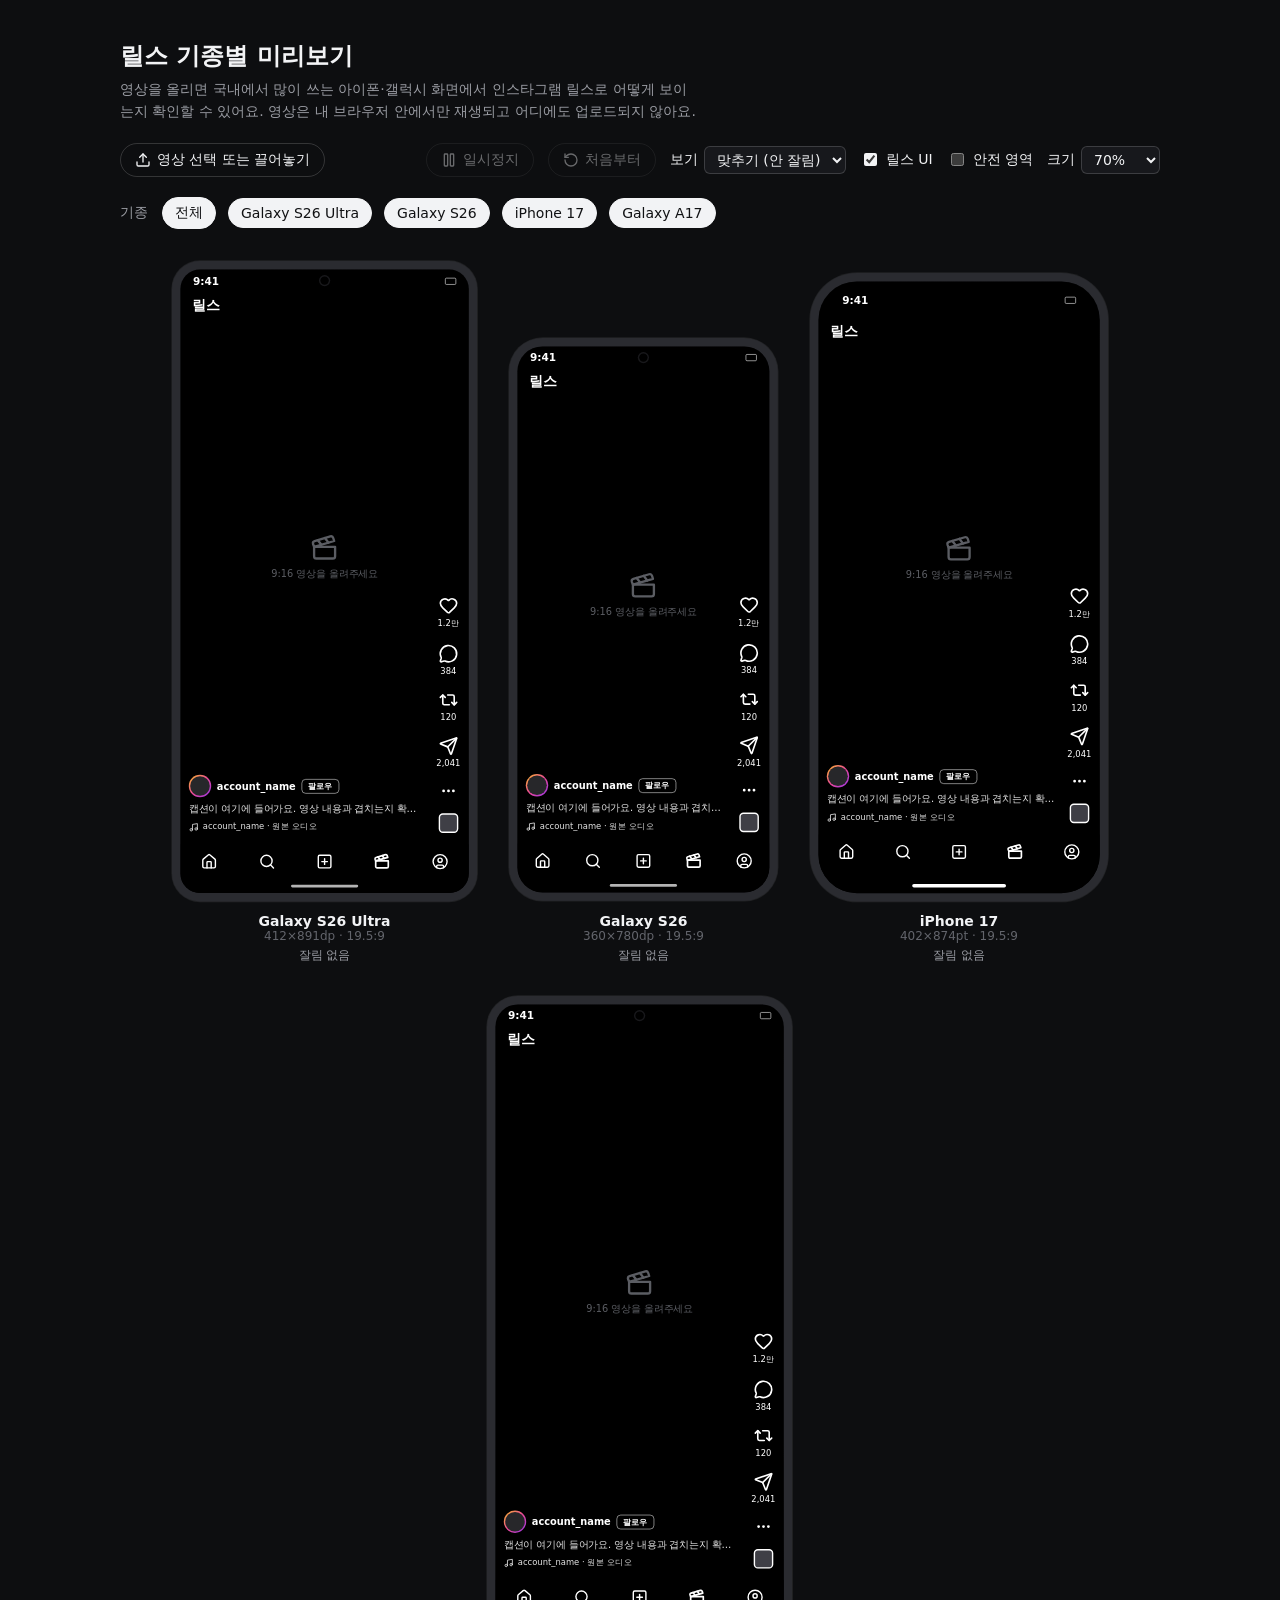
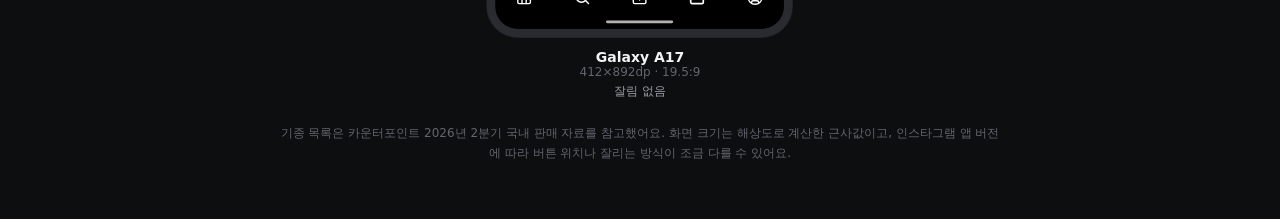
<file: reels-preview/index.html>
<!doctype html>
<html lang="ko">
<head>
<meta charset="utf-8">
<meta name="viewport" content="width=device-width,initial-scale=1,viewport-fit=cover">
<style>*,*::before,*::after{box-sizing:border-box}body{margin:0}img{max-width:100%}[hidden]{display:none!important}</style>
</head>
<body>
<title>릴스 기종별 미리보기</title>
<style>
/* 레이아웃: 상단 컨트롤 바 + 가운데 정렬된 폰 목업 그리드. 영상 확인용 도구라 어두운 단일 테마로 고정 */
:root {
  color-scheme: dark;
  --bg: #0d0e10;
  --surface: #17181c;
  --line: rgba(255,255,255,.16);
  --line-strong: rgba(255,255,255,.4);
  --fg: #f2f3f5;
  --muted: #9a9ca3;
  --faint: #63656c;
  --chip-on-bg: #f2f3f5;
  --chip-on-fg: #111214;
  --bezel: #2a2b30;
  --danger: rgba(239,68,68,.3);
  --danger-line: rgba(252,165,165,.85);
  --font: "Pretendard", "Apple SD Gothic Neo", "Noto Sans KR", system-ui, -apple-system, "Segoe UI", sans-serif;
}
html, body { background: var(--bg); color: var(--fg); }
body { font-family: var(--font); font-size: 14px; padding-inline: 16px; padding-block: 40px 56px; }
.wrap { max-width: 1040px; margin: 0 auto; display: flex; flex-direction: column; gap: 20px; }
h1 { margin: 0; font-size: 24px; font-weight: 700; text-wrap: balance; }
.lede { margin: 6px 0 0; color: var(--muted); line-height: 1.6; max-width: 65ch; }
.row { display: flex; flex-wrap: wrap; align-items: center; gap: 10px 12px; }
.row .push { margin-left: auto; display: flex; flex-wrap: wrap; align-items: center; gap: 10px 14px; }
.btn, .upload { display: inline-flex; align-items: center; gap: 6px; border: 1px solid var(--line); border-radius: 999px; padding: 7px 14px; background: transparent; color: var(--fg); font: inherit; cursor: pointer; }
.btn:hover:not(:disabled), .upload:hover { background: rgba(255,255,255,.06); }
.btn:disabled { opacity: .4; cursor: default; }
.upload.drag { border-color: var(--fg); background: rgba(255,255,255,.1); }
.btn:focus-visible, .upload:focus-within, .chip:focus-visible, select:focus-visible { outline: 2px solid var(--fg); outline-offset: 2px; }
.ico { width: 16px; height: 16px; fill: none; stroke: currentColor; stroke-width: 2; stroke-linecap: round; stroke-linejoin: round; flex: none; }
.file { color: var(--muted); max-width: 240px; overflow: hidden; text-overflow: ellipsis; white-space: nowrap; }
label.inline { display: inline-flex; align-items: center; gap: 6px; cursor: pointer; }
select { background: var(--surface); color: var(--fg); border: 1px solid var(--line); border-radius: 6px; padding: 4px 8px; font: inherit; }
input[type=checkbox] { accent-color: var(--fg); }
.chips-label { color: var(--muted); margin-right: 2px; }
.chip { border: 1px solid var(--line); border-radius: 999px; padding: 6px 12px; background: transparent; color: #d0d2d6; font: inherit; cursor: pointer; }
.chip[aria-pressed=true] { background: var(--chip-on-bg); color: var(--chip-on-fg); border-color: var(--chip-on-bg); }
.sr { position: absolute; width: 1px; height: 1px; overflow: hidden; clip: rect(0 0 0 0); }

.devices { max-width: 1280px; margin: 32px auto 0; display: flex; flex-wrap: wrap; justify-content: center; align-items: flex-end; gap: 32px; }
figure { margin: 0; display: flex; flex-direction: column; align-items: center; gap: 12px; max-width: 100%; }
figcaption { text-align: center; }
.dname { font-weight: 600; }
.dspec { font-size: 12px; color: var(--faint); font-variant-numeric: tabular-nums; }
.dcrop { font-size: 12px; color: var(--muted); margin-top: 4px; font-variant-numeric: tabular-nums; }
.note { max-width: 720px; margin: 24px auto 0; text-align: center; font-size: 12px; color: var(--faint); line-height: 1.6; }

/* 폰 목업 (실제 pt/dp 크기로 그린 뒤 scale) */
.phone { background: var(--bezel); padding: 12px; box-shadow: 0 0 0 1px rgba(255,255,255,.08); transform-origin: top left; }
.screen { position: relative; overflow: hidden; background: #000; color: #fff; font-family: var(--font); }
.area { position: absolute; left: 0; right: 0; top: 0; }
.area video { width: 100%; height: 100%; display: block; }
.empty { width: 100%; height: 100%; display: flex; flex-direction: column; align-items: center; justify-content: center; gap: 8px; color: #5b5d63; font-size: 14px; }
.empty .ico { width: 40px; height: 40px; }
.safe { position: absolute; inset: 0; pointer-events: none; }
.safe div { position: absolute; background: var(--danger); }
.safe .box { background: none; border: 1px dashed var(--danger-line); left: 6%; right: 6%; top: 14%; bottom: 35%; }
.ui { position: absolute; inset: 0; pointer-events: none; }
.ui .gt { position: absolute; left: 0; right: 0; top: 0; height: 112px; background: linear-gradient(rgba(0,0,0,.4), transparent); }
.ui .gb { position: absolute; left: 0; right: 0; bottom: 0; height: 224px; background: linear-gradient(transparent, rgba(0,0,0,.6)); }
.ui .head { position: absolute; left: 16px; font-size: 20px; font-weight: 700; }
.actions { position: absolute; right: 12px; bottom: 16px; display: flex; flex-direction: column; align-items: center; gap: 20px; font-size: 12px; font-weight: 500; }
.actions .ico { width: 28px; height: 28px; }
.act { display: flex; flex-direction: column; align-items: center; gap: 4px; }
.thumb { width: 28px; height: 28px; border-radius: 6px; border: 2px solid #fff; background: #3f3f46; }
.meta { position: absolute; left: 12px; right: 64px; bottom: 16px; display: flex; flex-direction: column; gap: 8px; font-size: 14px; }
.who { display: flex; align-items: center; gap: 8px; }
.avatar { width: 32px; height: 32px; border-radius: 50%; padding: 2px; background: linear-gradient(135deg, #fbbf24, #ec4899, #9333ea); }
.avatar i { display: block; width: 100%; height: 100%; border-radius: 50%; background: #27272a; }
.follow { border: 1px solid rgba(255,255,255,.7); border-radius: 6px; padding: 1px 8px; font-size: 12px; font-weight: 600; }
.cap { margin: 0; opacity: .9; white-space: nowrap; overflow: hidden; text-overflow: ellipsis; }
.aud { display: flex; align-items: center; gap: 6px; font-size: 12px; opacity: .9; }
.aud .ico { width: 14px; height: 14px; }
.status { position: absolute; left: 0; right: 0; top: 0; display: flex; align-items: center; justify-content: space-between; font-weight: 600; font-size: 15px; pointer-events: none; }
.batt { display: inline-block; width: 16px; height: 10px; border: 1px solid rgba(255,255,255,.8); border-radius: 2px; }
.island { position: absolute; top: 11px; left: 50%; width: 125px; height: 37px; transform: translateX(-50%); border-radius: 999px; background: #000; }
.punch { position: absolute; top: 10px; left: 50%; width: 12px; height: 12px; transform: translateX(-50%); border-radius: 50%; background: #000; box-shadow: 0 0 0 2px #18181b; }
.tabbar { position: absolute; left: 0; right: 0; bottom: 0; background: #000; }
.tabs { display: flex; align-items: center; justify-content: space-around; height: 50px; }
.tabs .ico { width: 24px; height: 24px; }
.inset { display: flex; justify-content: center; align-items: flex-end; }
.inset i { display: block; margin-bottom: 8px; border-radius: 999px; background: #fff; }
@media (max-width: 640px) { .row .push { margin-left: 0; } h1 { font-size: 21px; } }
@media (prefers-reduced-motion: reduce) { * { transition: none !important; } }
</style>

<div class="wrap">
  <header>
    <h1>릴스 기종별 미리보기</h1>
    <p class="lede">영상을 올리면 국내에서 많이 쓰는 아이폰·갤럭시 화면에서 인스타그램 릴스로 어떻게 보이는지 확인할 수 있어요. 영상은 내 브라우저 안에서만 재생되고 어디에도 업로드되지 않아요.</p>
  </header>

  <div class="row">
    <label class="upload" id="uploadLabel">
      <svg class="ico" viewBox="0 0 24 24" data-i="upload"></svg>
      <span id="uploadText">영상 선택 또는 끌어놓기</span>
      <input id="file" class="sr" type="file" accept="video/*">
    </label>
    <span class="file" id="fileName"></span>
    <div class="push">
      <button class="btn" id="playBtn" type="button" disabled><svg class="ico" viewBox="0 0 24 24" data-i="pause"></svg><span>일시정지</span></button>
      <button class="btn" id="restartBtn" type="button" disabled><svg class="ico" viewBox="0 0 24 24" data-i="rotate-ccw"></svg>처음부터</button>
      <label class="inline">보기
        <select id="fit">
          <option value="contain">맞추기 (안 잘림)</option>
          <option value="cover">꽉 채우기 (잘림)</option>
        </select>
      </label>
      <label class="inline"><input id="showUi" type="checkbox" checked>릴스 UI</label>
      <label class="inline"><input id="showSafe" type="checkbox">안전 영역</label>
      <label class="inline">크기
        <select id="scale">
          <option value="0.5">50%</option>
          <option value="0.7">70%</option>
          <option value="1">100%</option>
        </select>
      </label>
    </div>
  </div>

  <div class="row" id="chips"><span class="chips-label">기종</span></div>
</div>

<section class="devices" id="devices"></section>
<p class="note" id="safeNote" hidden>빨간 영역은 릴스 UI(프로필·캡션·버튼)에 가려지기 쉬운 곳이에요. 메타 권장 기준(위 14%, 아래 35%, 좌우 6%)을 영상 영역에 적용했어요.</p>
<p class="note">기종 목록은 카운터포인트 2026년 2분기 국내 판매 자료를 참고했어요. 화면 크기는 해상도로 계산한 근사값이고, 인스타그램 앱 버전에 따라 버튼 위치나 잘리는 방식이 조금 다를 수 있어요.</p>

<script>
const ICONS = {"heart":"<path d=\"M2 9.5a5.5 5.5 0 0 1 9.591-3.676.56.56 0 0 0 .818 0A5.49 5.49 0 0 1 22 9.5c0 2.29-1.5 4-3 5.5l-5.492 5.313a2 2 0 0 1-3 .019L5 15c-1.5-1.5-3-3.2-3-5.5\"/>","message-circle":"<path d=\"M2.992 16.342a2 2 0 0 1 .094 1.167l-1.065 3.29a1 1 0 0 0 1.236 1.168l3.413-.998a2 2 0 0 1 1.099.092 10 10 0 1 0-4.777-4.719\"/>","send":"<path d=\"M14.536 21.686a.5.5 0 0 0 .937-.024l6.5-19a.496.496 0 0 0-.635-.635l-19 6.5a.5.5 0 0 0-.024.937l7.93 3.18a2 2 0 0 1 1.112 1.11z\"/><path d=\"m21.854 2.147-10.94 10.939\"/>","ellipsis":"<circle cx=\"12\" cy=\"12\" r=\"1\"/><circle cx=\"19\" cy=\"12\" r=\"1\"/><circle cx=\"5\" cy=\"12\" r=\"1\"/>","house":"<path d=\"M15 21v-8a1 1 0 0 0-1-1h-4a1 1 0 0 0-1 1v8\"/><path d=\"M3 10a2 2 0 0 1 .709-1.528l7-6a2 2 0 0 1 2.582 0l7 6A2 2 0 0 1 21 10v9a2 2 0 0 1-2 2H5a2 2 0 0 1-2-2z\"/>","search":"<path d=\"m21 21-4.34-4.34\"/><circle cx=\"11\" cy=\"11\" r=\"8\"/>","square-plus":"<rect width=\"18\" height=\"18\" x=\"3\" y=\"3\" rx=\"2\"/><path d=\"M8 12h8\"/><path d=\"M12 8v8\"/>","clapperboard":"<path d=\"m12.296 3.464 3.02 3.956\"/><path d=\"M20.2 6 3 11l-.9-2.4c-.3-1.1.3-2.2 1.3-2.5l13.5-4c1.1-.3 2.2.3 2.5 1.3z\"/><path d=\"M3 11h18v8a2 2 0 0 1-2 2H5a2 2 0 0 1-2-2z\"/><path d=\"m6.18 5.276 3.1 3.899\"/>","circle-user":"<circle cx=\"12\" cy=\"12\" r=\"10\"/><circle cx=\"12\" cy=\"10\" r=\"3\"/><path d=\"M7 20.662V19a2 2 0 0 1 2-2h6a2 2 0 0 1 2 2v1.662\"/>","music":"<path d=\"M9 18V5l12-2v13\"/><circle cx=\"6\" cy=\"18\" r=\"3\"/><circle cx=\"18\" cy=\"16\" r=\"3\"/>","pause":"<rect x=\"14\" y=\"3\" width=\"5\" height=\"18\" rx=\"1\"/><rect x=\"5\" y=\"3\" width=\"5\" height=\"18\" rx=\"1\"/>","play":"<path d=\"M5 5a2 2 0 0 1 3.008-1.728l11.997 6.998a2 2 0 0 1 .003 3.458l-12 7A2 2 0 0 1 5 19z\"/>","repeat-2":"<path d=\"m2 9 3-3 3 3\"/><path d=\"M13 18H7a2 2 0 0 1-2-2V6\"/><path d=\"m22 15-3 3-3-3\"/><path d=\"M11 6h6a2 2 0 0 1 2 2v10\"/>","rotate-ccw":"<path d=\"M3 12a9 9 0 1 0 9-9 9.75 9.75 0 0 0-6.74 2.74L3 8\"/><path d=\"M3 3v5h5\"/>","upload":"<path d=\"M12 3v12\"/><path d=\"m17 8-5-5-5 5\"/><path d=\"M21 15v4a2 2 0 0 1-2 2H5a2 2 0 0 1-2-2v-4\"/>"};
const svg = (n, extra = "") => '<svg class="ico" viewBox="0 0 24 24"' + extra + '>' + ICONS[n] + '</svg>';
document.querySelectorAll("svg[data-i]").forEach((el) => (el.innerHTML = ICONS[el.dataset.i]));

// 기종별 화면 크기는 CSS 뷰포트(pt/dp) 기준 근사값
const DEVICES = [
  { id: "galaxys26ultra", name: "Galaxy S26 Ultra", spec: "412×891dp · 19.5:9", width: 412, height: 891, radius: 28, statusBar: 34, bottomInset: 20, cutout: "punch", os: "android" },
  { id: "galaxys26", name: "Galaxy S26", spec: "360×780dp · 19.5:9", width: 360, height: 780, radius: 36, statusBar: 32, bottomInset: 20, cutout: "punch", os: "android" },
  { id: "iphone17", name: "iPhone 17", spec: "402×874pt · 19.5:9", width: 402, height: 874, radius: 55, statusBar: 54, bottomInset: 34, cutout: "island", os: "ios" },
  { id: "galaxya17", name: "Galaxy A17", spec: "412×892dp · 19.5:9", width: 412, height: 892, radius: 32, statusBar: 32, bottomInset: 20, cutout: "punch", os: "android" },
];
const TAB_BAR = 50;

const state = {
  src: null,
  playing: true,
  fit: "contain",
  showUi: true,
  showSafe: false,
  scale: window.innerWidth < 720 ? 0.5 : 0.7,
  aspect: 9 / 16,
  selected: DEVICES.map((d) => d.id),
};
const videos = {};

const $ = (id) => document.getElementById(id);
$("scale").value = String(state.scale);

// 탭바 위 영상 영역에서 영상이 얼마나 잘리는지 (한쪽 기준 %)
function cropText(d) {
  const areaAspect = d.width / (d.height - TAB_BAR - d.bottomInset);
  if (state.fit === "contain" || Math.abs(areaAspect - state.aspect) < 0.005) return "잘림 없음";
  if (areaAspect < state.aspect) return "좌우 각 " + (((1 - areaAspect / state.aspect) / 2) * 100).toFixed(1) + "% 잘림";
  return "위아래 각 " + (((1 - state.aspect / areaAspect) / 2) * 100).toFixed(1) + "% 잘림";
}

function screenHtml(d) {
  const tabTop = d.height - TAB_BAR - d.bottomInset;
  const ios = d.os === "ios";
  const safe = state.showSafe
    ? '<div class="safe"><div style="left:0;right:0;top:0;height:14%"></div><div style="left:0;right:0;bottom:0;height:35%"></div><div style="left:0;top:14%;bottom:35%;width:6%"></div><div style="right:0;top:14%;bottom:35%;width:6%"></div><div class="box"></div></div>'
    : "";
  const ui = state.showUi
    ? '<div class="ui"><div class="gt"></div><div class="gb"></div>' +
      '<div class="head" style="top:' + (d.statusBar + 4) + 'px">릴스</div>' +
      '<div class="actions">' +
        '<div class="act">' + svg("heart") + '<span>1.2만</span></div>' +
        '<div class="act">' + svg("message-circle") + '<span>384</span></div>' +
        '<div class="act">' + svg("repeat-2") + '<span>120</span></div>' +
        '<div class="act">' + svg("send") + '<span>2,041</span></div>' +
        svg("ellipsis", ' style="width:24px;height:24px"') + '<div class="thumb"></div>' +
      '</div>' +
      '<div class="meta"><div class="who"><div class="avatar"><i></i></div><b>account_name</b><span class="follow">팔로우</span></div>' +
        '<p class="cap">캡션이 여기에 들어가요. 영상 내용과 겹치는지 확인해보세요… 더 보기</p>' +
        '<div class="aud">' + svg("music") + '<span>account_name · 원본 오디오</span></div></div>' +
      '</div>'
    : "";
  const cut = d.cutout === "island" ? '<div class="island"></div>' : d.cutout === "punch" ? '<div class="punch"></div>' : "";
  const handle = ios ? "width:134px;height:5px" : "width:96px;height:4px;opacity:.7";
  return (
    '<div class="screen" style="width:' + d.width + 'px;height:' + d.height + 'px;border-radius:' + d.radius + 'px">' +
      '<div class="area" style="height:' + tabTop + 'px">' +
        (state.src ? '<div data-slot="' + d.id + '" style="width:100%;height:100%"></div>' : '<div class="empty">' + svg("clapperboard") + '<span>9:16 영상을 올려주세요</span></div>') +
        safe + ui +
      '</div>' +
      '<div class="status" style="height:' + d.statusBar + 'px;padding-inline:' + (ios ? 34 : 18) + 'px"><span>9:41</span>' + cut + '<span class="batt"></span></div>' +
      '<div class="tabbar" style="height:' + (TAB_BAR + d.bottomInset) + 'px"><div class="tabs">' +
        svg("house") + svg("search") + svg("square-plus") + svg("clapperboard", ' style="stroke-width:2.4"') + svg("circle-user") +
      '</div><div class="inset" style="height:' + d.bottomInset + 'px"><i style="' + handle + '"></i></div></div>' +
    '</div>'
  );
}

function getVideo(id) {
  if (!videos[id]) {
    const v = document.createElement("video");
    v.muted = true;
    v.loop = true;
    v.playsInline = true;
    v.addEventListener("loadedmetadata", () => {
      if (v.videoWidth && v.videoHeight) {
        const a = v.videoWidth / v.videoHeight;
        if (Math.abs(a - state.aspect) > 0.0001) { state.aspect = a; updateCaptions(); }
      }
    });
    videos[id] = v;
  }
  return videos[id];
}

function render() {
  const host = $("devices");
  host.innerHTML = "";
  DEVICES.filter((d) => state.selected.includes(d.id)).forEach((d) => {
    const s = state.scale;
    const fig = document.createElement("figure");
    fig.innerHTML =
      '<div style="width:' + (d.width + 24) * s + 'px;height:' + (d.height + 24) * s + 'px;max-width:100%">' +
        '<div class="phone" style="width:' + (d.width + 24) + 'px;border-radius:' + (d.radius + 12) + 'px;transform:scale(' + s + ')">' + screenHtml(d) + '</div>' +
      '</div>' +
      '<figcaption><div class="dname">' + d.name + '</div><div class="dspec">' + d.spec + '</div><div class="dcrop" data-crop="' + d.id + '">' + cropText(d) + '</div></figcaption>';
    host.appendChild(fig);

    const slot = fig.querySelector('[data-slot]');
    if (slot) {
      const v = getVideo(d.id);
      v.style.cssText = "width:100%;height:100%;display:block;object-fit:" + state.fit;
      slot.replaceWith(v);
      if (v.getAttribute("src") !== state.src) {
        // 새로 보이는 기종은 이미 재생 중인 다른 영상과 시점을 맞춤
        const other = Object.entries(videos).find(([k, o]) => k !== d.id && o.isConnected && o.getAttribute("src") === state.src);
        v.src = state.src;
        if (other) v.currentTime = other[1].currentTime;
      }
      if (state.playing) v.play().catch(() => {}); else v.pause();
    }
  });
  $("safeNote").hidden = !state.showSafe;
}

function updateCaptions() {
  DEVICES.forEach((d) => {
    const el = document.querySelector('[data-crop="' + d.id + '"]');
    if (el) el.textContent = cropText(d);
  });
}

function renderChips() {
  const host = $("chips");
  host.querySelectorAll(".chip").forEach((c) => c.remove());
  const make = (label, pressed, onClick) => {
    const b = document.createElement("button");
    b.type = "button";
    b.className = "chip";
    b.textContent = label;
    b.setAttribute("aria-pressed", String(pressed));
    b.addEventListener("click", onClick);
    host.appendChild(b);
  };
  make("전체", state.selected.length === DEVICES.length, () => { state.selected = DEVICES.map((d) => d.id); renderChips(); render(); });
  DEVICES.forEach((d) =>
    make(d.name, state.selected.includes(d.id), () => {
      const on = state.selected.includes(d.id);
      if (on && state.selected.length === 1) return; // 최소 1개는 남김
      state.selected = on ? state.selected.filter((x) => x !== d.id) : DEVICES.map((x) => x.id).filter((x) => x === d.id || state.selected.includes(x));
      renderChips();
      render();
    }),
  );
}

function setPlayingUi() {
  const b = $("playBtn");
  b.innerHTML = svg(state.playing ? "pause" : "play") + "<span>" + (state.playing ? "일시정지" : "재생") + "</span>";
  b.disabled = !state.src;
  $("restartBtn").disabled = !state.src;
}

function loadFile(file) {
  if (!file || !file.type.startsWith("video/")) return;
  if (state.src) URL.revokeObjectURL(state.src);
  state.src = URL.createObjectURL(file);
  state.playing = true;
  $("fileName").textContent = file.name;
  $("uploadText").textContent = "다른 영상 선택";
  setPlayingUi();
  render();
}

const active = () => Object.values(videos).filter((v) => v.isConnected);

$("file").addEventListener("change", (e) => loadFile(e.target.files[0]));
$("playBtn").addEventListener("click", () => {
  state.playing = !state.playing;
  active().forEach((v) => (state.playing ? v.play().catch(() => {}) : v.pause()));
  setPlayingUi();
});
$("restartBtn").addEventListener("click", () => {
  active().forEach((v) => { v.currentTime = 0; if (state.playing) v.play().catch(() => {}); });
});
$("fit").addEventListener("change", (e) => { state.fit = e.target.value; render(); });
$("showUi").addEventListener("change", (e) => { state.showUi = e.target.checked; render(); });
$("showSafe").addEventListener("change", (e) => { state.showSafe = e.target.checked; render(); });
$("scale").addEventListener("change", (e) => { state.scale = Number(e.target.value); render(); });

const label = $("uploadLabel");
document.addEventListener("dragover", (e) => { e.preventDefault(); label.classList.add("drag"); });
document.addEventListener("dragleave", (e) => { if (!e.relatedTarget) label.classList.remove("drag"); });
document.addEventListener("drop", (e) => { e.preventDefault(); label.classList.remove("drag"); loadFile(e.dataTransfer.files[0]); });

renderChips();
setPlayingUi();
render();
</script>
</body>
</html>
</file>
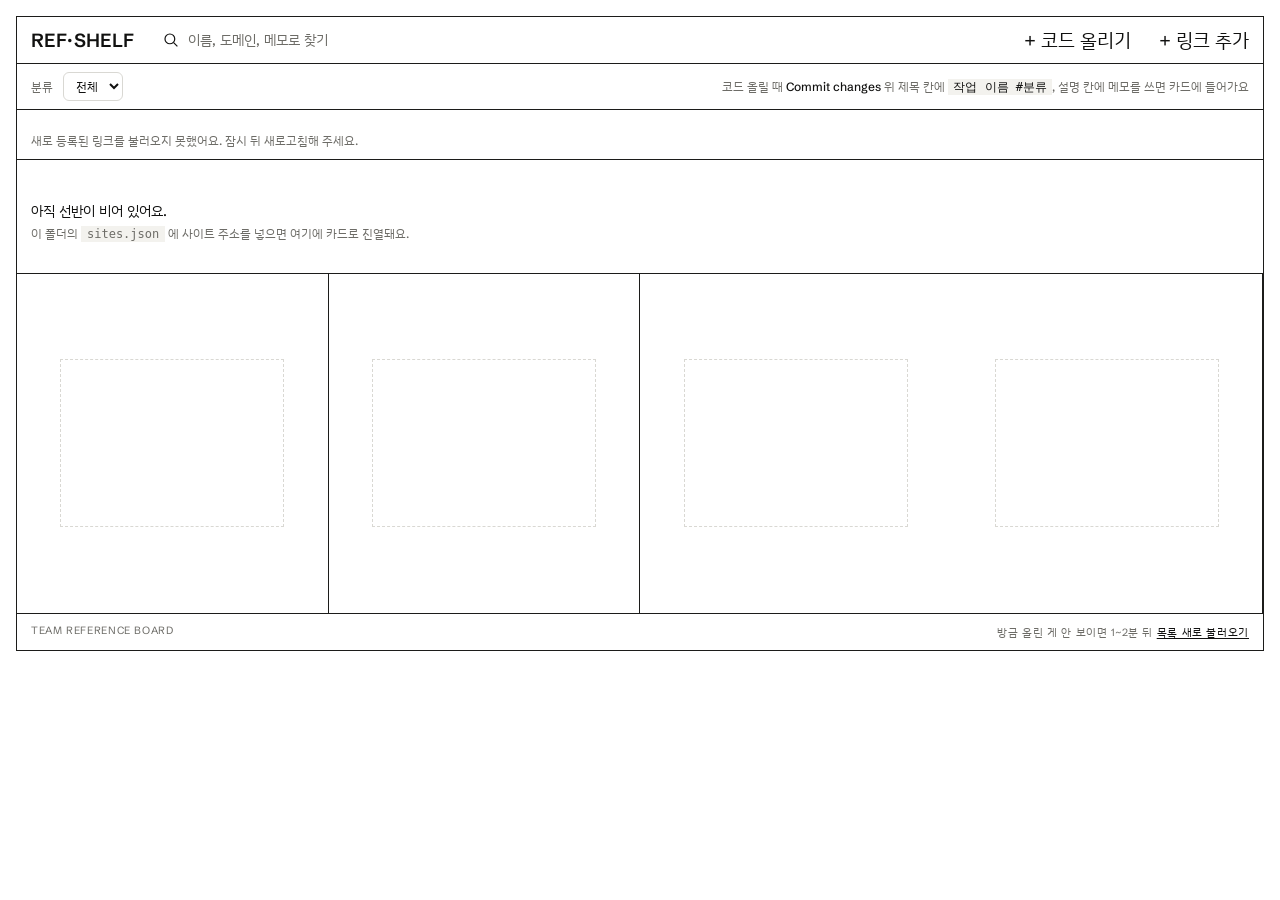
<file: refs/index.html>
<!doctype html>
<html lang="ko">
<head>
<meta charset="utf-8">
<meta name="viewport" content="width=device-width,initial-scale=1">
<title>레퍼런스 선반</title>
<link rel="preconnect" href="https://fonts.googleapis.com">
<link rel="preconnect" href="https://fonts.gstatic.com" crossorigin>
<link rel="stylesheet" href="https://fonts.googleapis.com/css2?family=Schibsted+Grotesk:wght@400;500;600&family=IBM+Plex+Sans+KR:wght@400;500;600&display=swap">
<style>
/* 레이아웃: 서점 진열대처럼 얇은 검은 선으로 나뉜 4열 그리드. 상단 내비 + 필터 바, 카드마다 위에 이름/분류, 가운데 썸네일, 아래 도메인 */
:root {
  --paper: #ffffff;
  --ink: #111110;
  --line: #1c1c1a;
  --hair: #d9d8d3;
  --muted: #6d6c67;
  --well: #f3f2ee;
  --accent: #dd4b0b;
  --on-accent: #ffffff;
  --danger: #c2410c;
  --overlay: rgba(17,17,16,.42);
  --font: "Schibsted Grotesk", "IBM Plex Sans KR", "Apple SD Gothic Neo", system-ui, sans-serif;
  --text-xs: 10.5px;
  --text-sm: 12px;
  --text-md: 14px;
  --text-nav: clamp(15px, 1.6vw, 19px);
  --text-title: clamp(15px, 1.25vw, 18px);
  --cols: 4;
  --half: 2;
}
@media (prefers-color-scheme: dark) {
  :root:not([data-theme="light"]) {
    --paper: #121211; --ink: #efeee9; --line: #4a4945; --hair: #2c2b29; --muted: #9c9b95;
    --well: #1b1b19; --accent: #ff7a33; --on-accent: #1f1206; --danger: #fb923c; --overlay: rgba(0,0,0,.6);
    color-scheme: dark;
  }
}
:root[data-theme="dark"] {
  --paper: #121211; --ink: #efeee9; --line: #4a4945; --hair: #2c2b29; --muted: #9c9b95;
  --well: #1b1b19; --accent: #ff7a33; --on-accent: #1f1206; --danger: #fb923c; --overlay: rgba(0,0,0,.6);
  color-scheme: dark;
}
html, body { background: var(--paper); color: var(--ink); }
*, *::before, *::after { box-sizing: border-box; }
body { margin: 0; font-family: var(--font); font-size: var(--text-md); padding-inline: 16px; padding-block: 16px 40px; }
.empty-cta code { font-size: var(--text-sm); background: var(--well); padding: 1px 6px; }
.shell { max-width: 1320px; margin: 0 auto; border: 1px solid var(--line); }
button, input, select, textarea { font: inherit; color: inherit; }
button { cursor: pointer; }
:focus-visible { outline: 2px solid var(--accent); outline-offset: 2px; }
.label { font-size: var(--text-xs); letter-spacing: .06em; text-transform: uppercase; }

/* 상단 내비 */
.nav { display: flex; flex-wrap: wrap; align-items: center; gap: 12px 28px; padding: 10px 14px; border-bottom: 1px solid var(--line); font-size: var(--text-nav); }
.logo { font-weight: 600; letter-spacing: .02em; margin: 0; font-size: inherit; }
.search { display: flex; align-items: center; gap: 8px; flex: 1 1 180px; min-width: 0; }
.search svg { width: 18px; height: 18px; flex: none; stroke: currentColor; fill: none; stroke-width: 1.6; }
.search input { width: 100%; min-width: 0; border: 0; background: transparent; padding: 4px 0; font-size: var(--text-md); }
.search input::placeholder { color: var(--muted); }
.nav-right { display: flex; align-items: center; gap: 28px; margin-left: auto; }
.count { display: inline-flex; align-items: center; gap: 8px; white-space: nowrap; }
.dot { width: 9px; height: 9px; border-radius: 50%; background: var(--accent); }
.add-btn { border: 0; background: transparent; padding: 0; white-space: nowrap; color: inherit; text-decoration: none; font: inherit; }
.add-btn:hover { color: var(--accent); }

/* 필터 바 */
.bar { display: grid; grid-template-columns: repeat(var(--cols), minmax(0, 1fr)); border-bottom: 1px solid var(--line); }
.bar > div { display: flex; align-items: center; gap: 10px; padding: 8px 14px; min-width: 0; }
.bar-hint { margin: 0 0 0 auto; font-size: var(--text-sm); color: var(--muted); text-align: right; min-width: 0; }
.bar-hint b { color: var(--ink); font-weight: 500; }
.bar-hint code { font-family: ui-monospace, SFMono-Regular, Menlo, monospace; font-size: 12px; background: var(--well); padding: 1px 5px; color: var(--ink); }
@media (max-width: 800px) { .bar > div { flex-wrap: wrap; } .bar-hint { margin-left: 0; text-align: left; flex-basis: 100%; } }
.bar label.bar-label { font-size: var(--text-sm); color: var(--muted); white-space: nowrap; }
.bar > div { grid-column: 1 / -1; }
.bar select { border: 1px solid var(--hair); border-radius: 6px; background: var(--paper); font-size: var(--text-sm); padding: 5px 8px; min-width: 0; max-width: 100%; cursor: pointer; }
.bar select:hover { border-color: var(--line); }

/* 그리드 */
.grid { display: grid; grid-template-columns: repeat(var(--cols), minmax(0, 1fr)); }
.card, .ghost { border-right: 1px solid var(--line); border-bottom: 1px solid var(--line); display: flex; flex-direction: column; min-width: 0; min-height: 340px; }
.grid > :nth-child(4n) { border-right: 0; }
.card-top { display: grid; grid-template-columns: minmax(0, 1fr) minmax(0, auto); gap: 12px; padding: 12px 12px 0; align-items: baseline; align-content: start; min-height: calc(var(--text-title) * 2.6 + 12px); }
.card-top .title { display: -webkit-box; -webkit-line-clamp: 2; -webkit-box-orient: vertical; overflow: hidden; }
.card-top .title { font-size: var(--text-title); font-weight: 500; line-height: 1.3; overflow-wrap: anywhere; color: inherit; text-decoration: none; text-wrap: balance; }
.card-top .title:hover { color: var(--accent); }
.card-top .cat { font-size: var(--text-xs); letter-spacing: .06em; text-transform: uppercase; text-align: right; color: var(--muted); max-width: 12ch; overflow-wrap: anywhere; }
/* 분류 색 칸: 자주 쓰는 분류는 고정 색, 그 밖의 분류는 이름으로 정해지는 색 */
.cat.tag { display: inline-block; padding: 3px 7px; border-radius: 2px; background: var(--cb); color: var(--cf); letter-spacing: .04em; max-width: 14ch; white-space: nowrap; overflow: hidden; text-overflow: ellipsis; }
.cat-0 { --cb: #ffe3d3; --cf: #8a3200; } .cat-1 { --cb: #d9ecff; --cf: #0b4a8b; } .cat-2 { --cb: #e9e1ff; --cf: #4b2a99; } .cat-3 { --cb: #ddf5e6; --cf: #1d6b3c; }
.cat-4 { --cb: #fff3c4; --cf: #7a5a00; } .cat-5 { --cb: #e6e6e3; --cf: #333330; } .cat-6 { --cb: #ffdde8; --cf: #8c1d45; } .cat-7 { --cb: #d6f3f3; --cf: #11605f; }
@media (prefers-color-scheme: dark) {
  :root:not([data-theme="light"]) .cat-0 { --cb: #4a2614; --cf: #ffb98f; } :root:not([data-theme="light"]) .cat-1 { --cb: #10304f; --cf: #9ccbff; }
  :root:not([data-theme="light"]) .cat-2 { --cb: #2e2350; --cf: #cbb8ff; } :root:not([data-theme="light"]) .cat-3 { --cb: #12351f; --cf: #94ddb0; }
  :root:not([data-theme="light"]) .cat-4 { --cb: #3d3208; --cf: #f5d76e; } :root:not([data-theme="light"]) .cat-5 { --cb: #2c2c2a; --cf: #d6d5d0; }
  :root:not([data-theme="light"]) .cat-6 { --cb: #47182a; --cf: #ffa8c5; } :root:not([data-theme="light"]) .cat-7 { --cb: #0f3534; --cf: #8eddda; }
}
:root[data-theme="dark"] .cat-0 { --cb: #4a2614; --cf: #ffb98f; } :root[data-theme="dark"] .cat-1 { --cb: #10304f; --cf: #9ccbff; }
:root[data-theme="dark"] .cat-2 { --cb: #2e2350; --cf: #cbb8ff; } :root[data-theme="dark"] .cat-3 { --cb: #12351f; --cf: #94ddb0; }
:root[data-theme="dark"] .cat-4 { --cb: #3d3208; --cf: #f5d76e; } :root[data-theme="dark"] .cat-5 { --cb: #2c2c2a; --cf: #d6d5d0; }
:root[data-theme="dark"] .cat-6 { --cb: #47182a; --cf: #ffa8c5; } :root[data-theme="dark"] .cat-7 { --cb: #0f3534; --cf: #8eddda; }
.thumb { flex: none; display: flex; align-items: center; justify-content: center; padding: 22px 14%; text-decoration: none; color: inherit; }
.thumb img { width: 100%; aspect-ratio: 4 / 3; object-fit: cover; object-position: top center; display: block; box-shadow: 0 1px 0 var(--hair), 0 10px 24px -14px rgba(0,0,0,.35); transition: transform .25s ease; }
.thumb:hover img { transform: translateY(-3px); }
/* 코드 작업 카드: 실제 페이지를 1/4 크기로 줄여 미리보기로 띄움 */
.live { width: 100%; aspect-ratio: 4 / 3; position: relative; overflow: hidden; background: #fff; box-shadow: 0 1px 0 var(--hair), 0 10px 24px -14px rgba(0,0,0,.35); transition: transform .25s ease; }
.thumb:hover .live { transform: translateY(-3px); }
.live iframe { position: absolute; top: 0; left: 0; width: 400%; height: 400%; border: 0; transform: scale(.25); transform-origin: 0 0; pointer-events: none; }
.how-lead { margin: 0 0 8px; }
.how code, .snippet { font-family: ui-monospace, SFMono-Regular, Menlo, monospace; font-size: 12px; background: var(--well); }
.how code { padding: 1px 5px; }
.snippet { margin: 4px 0 12px; padding: 10px 12px; overflow-x: auto; white-space: pre; color: var(--ink); }
a.submit { text-decoration: none; }
.placeholder { width: 100%; aspect-ratio: 4 / 3; background: var(--well); display: flex; flex-direction: column; justify-content: space-between; padding: 12px; overflow: hidden; }
.placeholder .ph-domain { font-size: clamp(18px, 2.1vw, 26px); font-weight: 600; line-height: 1.05; letter-spacing: -.01em; overflow-wrap: anywhere; }
.placeholder .ph-note { font-size: var(--text-xs); color: var(--muted); letter-spacing: .06em; text-transform: uppercase; }
.card-bottom { display: flex; align-items: flex-end; gap: 10px; padding: 0 12px 10px; min-height: 30px; margin-top: auto; }
.meta { font-size: var(--text-xs); color: var(--muted); white-space: nowrap; overflow: hidden; text-overflow: ellipsis; }
.note { margin: 0 12px 6px; min-height: 3em; font-size: var(--text-sm); color: var(--muted); line-height: 1.5; display: -webkit-box; -webkit-line-clamp: 2; -webkit-box-orient: vertical; overflow: hidden; }
.actions { display: flex; gap: 10px; justify-content: flex-end; padding: 0 12px 10px; opacity: 0; transition: opacity .15s; }
.card:hover .actions, .card:focus-within .actions { opacity: 1; }
@media (hover: none) { .actions { opacity: 1; } }
.actions button { border: 0; background: transparent; padding: 0; font-size: var(--text-xs); letter-spacing: .06em; text-transform: uppercase; color: var(--muted); }
.actions button:hover { color: var(--ink); }
.actions button.armed { color: var(--danger); }
.card-bottom .actions { padding: 0; margin-left: auto; }
.actions a { font-size: var(--text-xs); letter-spacing: .06em; color: var(--muted); text-decoration: none; white-space: nowrap; }
.actions a:hover { color: var(--ink); text-decoration: underline; }
.ghost { align-items: center; justify-content: center; color: var(--muted); }
.ghost .ghost-box { width: 72%; aspect-ratio: 4 / 3; border: 1px dashed var(--hair); }
.empty-cta { grid-column: 1 / -1; border-bottom: 1px solid var(--line); padding: 28px 14px; display: flex; flex-wrap: wrap; align-items: center; justify-content: space-between; gap: 12px; }
.empty-cta p { margin: 0; max-width: 60ch; line-height: 1.6; }
.empty-cta .sub { color: var(--muted); font-size: var(--text-sm); }
.pill { border: 1px solid var(--line); border-radius: 999px; background: transparent; padding: 7px 16px; }
.pill:hover { background: var(--ink); color: var(--paper); }
.notice { padding: 10px 14px; border-bottom: 1px solid var(--line); font-size: var(--text-sm); color: var(--muted); }
/* 같은 파일이라 올라가지 않은 업로드 안내 */
.upload-warn { display: flex; align-items: flex-start; gap: 10px; padding: 10px 14px; border-bottom: 1px solid var(--line); font-size: var(--text-sm); line-height: 1.6; background: color-mix(in srgb, var(--accent) 12%, var(--paper)); }
.upload-warn .dot { margin-top: 6px; flex: none; }
.upload-warn p { margin: 0; flex: 1; min-width: 0; }
.upload-warn button { border: 0; background: transparent; padding: 0 2px; color: var(--muted); font-size: 16px; line-height: 1.4; }
.upload-warn button:hover { color: var(--ink); }
.foot { display: flex; justify-content: space-between; flex-wrap: wrap; gap: 8px; padding: 10px 14px; font-size: var(--text-xs); letter-spacing: .06em; text-transform: uppercase; color: var(--muted); }
.foot .reload { border: 0; background: transparent; padding: 0; color: var(--ink); text-decoration: underline; text-underline-offset: 2px; font-size: inherit; letter-spacing: inherit; }
.foot .reload:hover { color: var(--accent); }
.step { padding: 12px 14px; border-bottom: 1px solid var(--hair); display: flex; flex-direction: column; gap: 8px; }
.step-row { display: flex; align-items: center; justify-content: space-between; gap: 12px; flex-wrap: wrap; }
.step-row .pill { text-decoration: none; font-size: var(--text-sm); color: inherit; }
.step-note { margin: 0; font-size: var(--text-sm); color: var(--muted); line-height: 1.6; }
.step-note code { font-family: ui-monospace, SFMono-Regular, Menlo, monospace; font-size: 12px; background: var(--well); padding: 1px 5px; }
.file-row { display: flex; align-items: center; gap: 12px; flex-wrap: wrap; }
.file-row select { flex: 1 1 200px; min-width: 0; border: 1px solid var(--hair); border-radius: 6px; background: var(--paper); padding: 6px 8px; font-size: 15px; }
.reload { border: 0; background: transparent; padding: 0; color: var(--muted); text-decoration: underline; text-underline-offset: 2px; font-size: var(--text-sm); }
.reload:hover { color: var(--accent); }
.actions button { cursor: pointer; }

@media (max-width: 1100px) { :root { --cols: 3; --half: 2; } .grid { grid-template-columns: repeat(3, minmax(0, 1fr)); } .grid > :nth-child(4n) { border-right: 1px solid var(--line); } .grid > :nth-child(3n) { border-right: 0; } }
@media (max-width: 800px) { :root { --cols: 2; --half: 1; } .grid { grid-template-columns: repeat(2, minmax(0, 1fr)); } .grid > :nth-child(3n) { border-right: 1px solid var(--line); } .grid > :nth-child(2n) { border-right: 0; } .card, .ghost { min-height: 280px; } }
@media (max-width: 480px) {
  .grid { grid-template-columns: minmax(0, 1fr); } .grid > * { border-right: 0 !important; }
  :root { --cols: 1; --half: 1; }
  .nav-right { gap: 18px; }
}

/* 추가 패널 */
.sheet-wrap { position: fixed; inset: 0; background: var(--overlay); display: flex; align-items: flex-start; justify-content: center; padding: 24px 16px; overflow-y: auto; z-index: 10; }
.sheet { width: 100%; max-width: 560px; background: var(--paper); border: 1px solid var(--line); }
.sheet-head { display: flex; justify-content: space-between; align-items: center; padding: 10px 14px; border-bottom: 1px solid var(--line); }
.sheet-head h2 { margin: 0; font-size: var(--text-nav); font-weight: 500; }
.sheet-head button { border: 0; background: transparent; font-size: var(--text-xs); letter-spacing: .06em; text-transform: uppercase; }
.sheet form { display: flex; flex-direction: column; }
.field { display: flex; flex-direction: column; gap: 6px; padding: 10px 14px; border-bottom: 1px solid var(--hair); }
.field input, .field textarea { border: 0; background: transparent; padding: 2px 0; font-size: 16px; width: 100%; min-width: 0; }
.field textarea { resize: vertical; min-height: 44px; line-height: 1.5; }
.field input::placeholder, .field textarea::placeholder { color: var(--muted); }
.row2 { display: grid; grid-template-columns: 1fr 1fr; }
.row2 .field + .field { border-left: 1px solid var(--hair); }
@media (max-width: 480px) { .row2 { grid-template-columns: 1fr; } .row2 .field + .field { border-left: 0; } }
.how { margin: 0; padding: 12px 14px; font-size: var(--text-sm); color: var(--muted); line-height: 1.7; }
.how ol { margin: 0; padding-left: 18px; }
.sheet-foot { display: flex; align-items: center; justify-content: space-between; gap: 12px; padding: 12px 14px; border-top: 1px solid var(--line); }
.form-msg { font-size: var(--text-sm); color: var(--danger); margin: 0; min-height: 1em; }
.submit { border: 1px solid var(--accent); background: var(--accent); color: var(--on-accent); font-weight: 600; border-radius: 999px; padding: 8px 20px; display: inline-flex; align-items: center; gap: 8px; transition: background .15s, border-color .15s; }
.submit:hover:not(:disabled) { background: color-mix(in srgb, var(--accent) 85%, #000); border-color: color-mix(in srgb, var(--accent) 85%, #000); }
.submit .dot { display: none; }
.sr { position: absolute; width: 1px; height: 1px; overflow: hidden; clip: rect(0 0 0 0); }
[hidden] { display: none !important; }
@media (prefers-reduced-motion: reduce) { * { transition: none !important; } }
</style>
</head>
<body>
<div class="shell">
  <header class="nav">
    <h1 class="logo">REF·SHELF</h1>
    <label class="search">
      <svg viewBox="0 0 24 24" aria-hidden="true"><circle cx="10.5" cy="10.5" r="6.5"/><path d="m15.5 15.5 5 5"/></svg>
      <span class="sr">검색</span>
      <input id="q" type="search" placeholder="이름, 도메인, 메모로 찾기">
    </label>
    <div class="nav-right">
      <a class="add-btn" id="codeBtn" href="https://github.com/rawfawv/rawfawv.github.io/upload/main/refs/entries" target="_blank" rel="noopener noreferrer" title="HTML 파일이나 폴더를 끌어놓고, Commit changes 위 제목 칸에 &#39;작업 이름 #분류&#39;, 설명 칸에 메모를 쓰고 Commit changes. 1분쯤 뒤 선반에 카드가 생겨요">+ 코드 올리기</a>
      <button class="add-btn" id="addBtn" type="button">+ 링크 추가</button>
    </div>
  </header>

  <div class="bar">
    <div>
      <label class="bar-label" for="cat">분류</label>
      <select id="cat"><option value="">전체</option></select>
      <p class="bar-hint">코드 올릴 때 <b>Commit changes</b> 위 제목 칸에 <code>작업 이름 #분류</code>, 설명 칸에 메모를 쓰면 카드에 들어가요</p>
    </div>
  </div>

  <p class="notice" id="notice" hidden></p>
  <div id="uploadNotices"></div>
  <section class="grid" id="grid" aria-live="polite"></section>
  <footer class="foot">
    <span>Team reference board</span>
    <span>방금 올린 게 안 보이면 1~2분 뒤 <button type="button" class="reload" id="reloadBtn">목록 새로 불러오기</button></span>
  </footer>
</div>

<div class="sheet-wrap" id="sheetWrap" hidden>
  <div class="sheet" role="dialog" aria-modal="true" aria-labelledby="sheetTitle">
    <div class="sheet-head">
      <h2 id="sheetTitle">링크 추가</h2>
      <button type="button" id="closeSheet">닫기 ✕</button>
    </div>
    <form id="form" novalidate>
      <div class="field">
        <label class="label" for="fUrl">URL *</label>
        <input id="fUrl" type="url" inputmode="url" placeholder="https://example.com" autocomplete="off" required>
      </div>
      <div class="row2">
        <div class="field">
          <label class="label" for="fTitle">이름</label>
          <input id="fTitle" type="text" maxlength="60" placeholder="비우면 도메인으로 표시" autocomplete="off">
        </div>
        <div class="field">
          <label class="label" for="fCat">분류</label>
          <input id="fCat" type="text" maxlength="24" placeholder="예: 모션, 목업" list="catList" autocomplete="off">
          <datalist id="catList"></datalist>
        </div>
      </div>
      <div class="field">
        <label class="label" for="fNote">메모</label>
        <textarea id="fNote" maxlength="200" placeholder="어떤 점이 좋은지 한 줄로"></textarea>
      </div>
      <div class="how">
        <ol>
          <li>아래 버튼을 누르면 입력한 내용이 채워진 GitHub 등록 화면이 새 탭으로 열려요.</li>
          <li>스크린샷이 있으면 거기에 끌어놓고 <b>Create</b>를 눌러 주세요. 없으면 사이트 화면을 자동으로 캡처해요.</li>
          <li>1~2분 뒤 이 페이지를 새로고침하면 카드로 올라가 있어요. (GitHub 로그인이 필요해요)</li>
        </ol>
      </div>
      <div class="sheet-foot">
        <p class="form-msg" id="formMsg" role="status"></p>
        <button class="submit" type="submit"><span class="dot" aria-hidden="true"></span>GitHub에서 등록하기</button>
      </div>
    </form>
  </div>
</div>

<div class="sheet-wrap" id="codeWrap" hidden>
  <div class="sheet" role="dialog" aria-modal="true" aria-labelledby="codeTitle">
    <div class="sheet-head">
      <h2 id="codeTitle">코드 작업 정보 등록</h2>
      <button type="button" id="closeCode">닫기 ✕</button>
    </div>
    <form id="codeForm" novalidate>
      <div class="field">
        <label class="label" for="cFile">작업 *</label>
        <div class="file-row">
          <select id="cFile"></select>
          <button type="button" class="reload" id="cReload">목록 새로 불러오기</button>
        </div>
      </div>
      <div class="row2">
        <div class="field">
          <label class="label" for="cTitle">이름</label>
          <input id="cTitle" type="text" maxlength="60" placeholder="비우면 파일 이름으로 표시" autocomplete="off">
        </div>
        <div class="field">
          <label class="label" for="cCat">분류</label>
          <input id="cCat" type="text" maxlength="24" placeholder="예: 모션, 목업" list="catList" autocomplete="off">
        </div>
      </div>
      <div class="field">
        <label class="label" for="cMemo">메모</label>
        <textarea id="cMemo" maxlength="200" placeholder="어떤 작업인지 한 줄로"></textarea>
      </div>
      <div class="how">
        <p class="how-lead">아래 버튼을 누르면 링크 추가와 같은 GitHub 등록 화면이 열려요. <b>Create</b>만 누르면 끝이에요. 등록하면 이름·분류·메모 수정과 썸네일 바꾸기를 링크 카드와 똑같이 할 수 있어요.</p>
      </div>
      <div class="sheet-foot">
        <p class="form-msg" id="codeMsg" role="status"></p>
        <button class="submit" type="submit"><span class="dot" aria-hidden="true"></span>GitHub에서 등록하기</button>
      </div>
    </form>
  </div>
</div>

<script>
// 사이트는 두 곳에서 모아요.
// 1) 같은 폴더의 sites.json — 예: { "url": "https://...", "title": "이름", "category": "모션", "note": "메모", "thumb": "thumbs/파일.jpg", "added": "2026-10-07" }
// 2) 저장소의 열린 'site' 라벨 이슈 — 페이지의 '+ 링크 추가'가 여는 등록 양식으로 만들어지고, 이슈를 닫으면 선반에서 빠져요.
// thumb 가 없으면 사이트 화면을 자동 캡처한 썸네일(thum.io)을 쓰고, 그것도 실패하면 도메인 이름으로 보여줘요.
const $ = (id) => document.getElementById(id);
const state = { sites: [], loaded: false, q: "", cat: "", sort: "new" };
const el = (tag, cls, text) => { const n = document.createElement(tag); if (cls) n.className = cls; if (text != null) n.textContent = text; return n; };
const domainOf = (href) => { try { return new URL(href).hostname.replace(/^www\./, ""); } catch { return href; } };
const safeUrl = (href) => { try { const u = new URL(href); return u.protocol === "http:" || u.protocol === "https:" ? u.href : null; } catch { return null; } };
const fmtDate = (iso) => { const d = new Date(iso); return isNaN(d) ? "" : d.getFullYear() + "." + (d.getMonth() + 1) + "." + d.getDate(); };
const autoThumb = (url) => "https://image.thum.io/get/width/800/crop/600/noanimate/" + url;

function visibleSites() {
  const q = state.q.trim().toLowerCase();
  const list = state.sites.filter((s) => {
    if (state.cat && (s.category || "") !== state.cat) return false;
    if (!q) return true;
    return [s.title, domainOf(s.url), s.note, s.category].some((v) => (v || "").toLowerCase().includes(q));
  });
  const key = (s) => (s.title || domainOf(s.url)).toLowerCase();
  if (state.sort === "name") list.sort((a, b) => key(a).localeCompare(key(b), "ko"));
  else if (state.sort === "old") list.sort((a, b) => (a.added || "").localeCompare(b.added || "") || a.i - b.i);
  else list.sort((a, b) => (b.added || "").localeCompare(a.added || "") || b.i - a.i);
  return list;
}

function renderCategories() {
  const cats = [...new Set(state.sites.map((s) => s.category).filter(Boolean))].sort((a, b) => a.localeCompare(b, "ko"));
  const sel = $("cat");
  sel.textContent = "";
  sel.appendChild(new Option("전체", ""));
  cats.forEach((c) => sel.appendChild(new Option(c, c)));
}

function placeholder(s) {
  const p = el("div", "placeholder");
  p.append(el("span", "ph-domain", domainOf(s.url)), el("span", "ph-note", "No thumbnail"));
  return p;
}

// 분류 색 칸: 모션·목업 같은 자주 쓰는 분류는 정해진 색, 새 분류는 이름에 따라 늘 같은 색
const CAT_COLORS = ["모션", "목업", "타이포", "인터랙션", "레이아웃", "코드"];
function catTag(name) {
  const span = el("span", "cat");
  if (!name) return span;
  span.textContent = name;
  let i = CAT_COLORS.indexOf(name);
  if (i < 0) { let h = 0; for (const ch of name) h = (h * 31 + ch.codePointAt(0)) >>> 0; i = h % 8; }
  span.classList.add("tag", "cat-" + i);
  span.title = name;
  return span;
}

function card(s) {
  const c = el("article", "card");
  const link = (cls, text) => { const a = el("a", cls, text); a.href = s.url; a.target = "_blank"; a.rel = "noopener noreferrer"; return a; };
  const top = el("div", "card-top");
  top.append(link("title", s.title || domainOf(s.url)), catTag(s.category));
  const thumb = link("thumb");
  thumb.setAttribute("aria-label", (s.title || domainOf(s.url)) + " 열기");
  if (s.code && !s.thumb) {
    // 같은 사이트에 올라간 코드 작업은 화면을 직접 줄여서 보여줌 (스크립트는 돌지만 이 페이지에는 손대지 못하게 격리)
    const live = el("div", "live");
    const frame = el("iframe");
    frame.src = s.url; frame.loading = "lazy"; frame.tabIndex = -1; frame.title = (s.title || "") + " 미리보기";
    frame.setAttribute("sandbox", "allow-scripts");
    frame.setAttribute("aria-hidden", "true");
    live.appendChild(frame);
    thumb.appendChild(live);
  } else {
    const img = el("img");
    img.alt = ""; img.loading = "lazy"; img.referrerPolicy = "no-referrer";
    img.src = s.thumb || autoThumb(s.url);
    img.onerror = () => img.replaceWith(placeholder(s));
    thumb.appendChild(img);
  }
  c.append(top, thumb);
  c.appendChild(el("p", "note", s.note || ""));
  const bottom = el("div", "card-bottom");
  bottom.append(el("span", "meta", [s.by ? "@" + s.by : "", fmtDate(s.added)].filter(Boolean).join(" · ")));
  // 수정·삭제는 GitHub 화면에서 해요. 본인이 올린 것(또는 저장소 권한이 있는 사람)만 GitHub이 허락해 줘요
  if (s.editUrl || s.deleteUrl) {
    const actions = el("div", "actions");
    const gh = (text, href, tip) => { const a = el("a", "", text); a.href = href; a.target = "_blank"; a.rel = "noopener noreferrer"; a.title = tip; return a; };
    if (s.code && !s.issueNum) {
      // 정보를 아직 등록하지 않은 코드 작업: 링크처럼 이름·분류·메모를 등록하게 안내
      const reg = el("button", "", "정보 등록"); reg.type = "button";
      reg.title = "이름·분류·메모를 링크 추가와 같은 방식으로 등록해요";
      reg.onclick = () => openCode(s.url);
      actions.append(reg, gh("삭제", s.deleteUrl, "GitHub에서 파일·폴더를 지워요"));
    } else {
      if (s.issueNum) actions.appendChild(gh("썸네일 바꾸기", s.editUrl + "#new_comment_field", "등록글 아래 댓글 칸에 새 스크린샷을 붙여넣고 Comment를 누르면 바뀌어요"));
      if (s.editUrl) actions.appendChild(gh("수정", s.editUrl, "GitHub 등록글 오른쪽 위 ··· → Edit 으로 고쳐요"));
      if (s.deleteUrl) actions.appendChild(gh("삭제", s.deleteUrl, s.code ? "GitHub에서 파일·폴더를 지우면 선반에서도 빠져요" : "GitHub 등록글 아래 Close issue 를 누르면 선반에서 빠져요"));
    }
    bottom.appendChild(actions);
  }
  c.appendChild(bottom);
  return c;
}

function render() {
  const grid = $("grid");
  grid.textContent = "";
  const list = visibleSites();
  if (state.loaded && !state.sites.length) {
    const cta = el("div", "empty-cta");
    const p = el("p");
    p.append(el("span", "", "아직 선반이 비어 있어요."), el("br"));
    const sub = el("span", "sub", "이 폴더의 ");
    sub.append(el("code", "", "sites.json"), document.createTextNode(" 에 사이트 주소를 넣으면 여기에 카드로 진열돼요."));
    p.appendChild(sub);
    cta.appendChild(p);
    grid.appendChild(cta);
  } else if (state.loaded && !list.length) {
    const cta = el("div", "empty-cta");
    cta.appendChild(el("p", "", "조건에 맞는 사이트가 없어요. 검색어나 분류를 바꿔 보세요."));
    grid.appendChild(cta);
  }
  list.forEach((s) => grid.appendChild(card(s)));
  // 빈 칸은 점선 상자로 채워 진열대 줄을 맞춤
  const cols = getComputedStyle(grid).gridTemplateColumns.split(" ").length;
  const fill = list.length === 0 ? cols : (cols - (list.length % cols)) % cols;
  for (let i = 0; i < fill; i++) { const g = el("div", "ghost"); g.setAttribute("aria-hidden", "true"); g.appendChild(el("div", "ghost-box")); grid.appendChild(g); }
}

$("q").addEventListener("input", (e) => { state.q = e.target.value; render(); });
$("reloadBtn").addEventListener("click", () => {
  try { Object.keys(localStorage).filter((k) => k.startsWith("refs-cache:")).forEach((k) => localStorage.removeItem(k)); } catch {}
  location.reload();
});
$("cat").addEventListener("change", (e) => { state.cat = e.target.value; render(); });
let resizeT;
addEventListener("resize", () => { clearTimeout(resizeT); resizeT = setTimeout(render, 150); });

// 링크 추가: 입력한 내용으로 GitHub 이슈 등록 화면을 열면, Actions가 sites.json 에 넣어줘요
const ISSUE_FORM = "https://github.com/rawfawv/rawfawv.github.io/issues/new";
function normalizeUrl(raw) {
  let v = raw.trim();
  if (!v) return null;
  if (!/^[a-z][a-z0-9+.-]*:\/\//i.test(v)) v = "https://" + v;
  return safeUrl(v);
}
function fillCategoryList() {
  const dl = $("catList");
  dl.textContent = "";
  const cats = state.sites.map((s) => s.category).filter(Boolean);
  ["모션", "목업", "타이포", "인터랙션", "레이아웃", ...cats].filter((v, i, a) => a.indexOf(v) === i).forEach((c) => dl.appendChild(new Option(c)));
}
function openSheet() {
  fillCategoryList();
  $("formMsg").textContent = "";
  $("sheetWrap").hidden = false;
  $("fUrl").focus();
}
function closeSheet() { $("sheetWrap").hidden = true; }
$("addBtn").addEventListener("click", openSheet);
$("closeSheet").addEventListener("click", closeSheet);
$("sheetWrap").addEventListener("click", (e) => { if (e.target === $("sheetWrap")) closeSheet(); });
// 코드 올리기: 파일은 GitHub에 올리고, 이름·분류·메모는 링크 추가와 같은 등록 양식으로 등록
const closeCode = () => { $("codeWrap").hidden = true; };
function openCode(preselect) {
  fillCategoryList();
  const sel = $("cFile");
  sel.textContent = "";
  const waiting = state.sites.filter((s) => s.code && !s.issueNum);
  if (!waiting.length) {
    const o = new Option("정보를 등록할 작업이 없어요 · 방금 올렸다면 1분 뒤 새로 불러오기", "");
    o.disabled = true;
    sel.appendChild(o);
  }
  waiting.forEach((s) => sel.appendChild(new Option(s.title + "  ·  " + decodeName(s.url), s.url)));
  if (preselect) sel.value = preselect;
  syncCodeTitle();
  $("codeMsg").textContent = "";
  $("codeWrap").hidden = false;
  (waiting.length ? $("cTitle") : $("cReload")).focus();
}
const decodeName = (url) => { try { return decodeURIComponent(url.split("/entries/")[1] || "").normalize("NFC").replace(/\/$/, ""); } catch { return url; } };
// 고른 파일의 제목(HTML <title>)을 이름 칸 예시로 보여줌
function syncCodeTitle() {
  const s = state.sites.find((x) => x.url === $("cFile").value);
  $("cTitle").placeholder = s ? "비우면 '" + s.title + "'(으)로 표시" : "비우면 파일 이름으로 표시";
}
$("cFile").addEventListener("change", syncCodeTitle);
// '+ 코드 올리기'는 팝업 없이 바로 GitHub 업로드 화면으로 가는 링크예요. 카드는 올리고 1분쯤 뒤 자동으로 생겨요
// 새로 올린 파일이 목록에 보이게: 저장해 둔 목록을 버리고 다시 불러온 뒤 이 팝업을 다시 엶
$("cReload").addEventListener("click", () => {
  try { Object.keys(localStorage).filter((k) => k.startsWith("refs-cache:")).forEach((k) => localStorage.removeItem(k)); } catch {}
  location.hash = "code";
  location.reload();
});
$("codeForm").addEventListener("submit", (e) => {
  e.preventDefault();
  const url = $("cFile").value;
  if (!url) { $("codeMsg").textContent = "먼저 ①에서 파일을 올리고, 목록에서 골라 주세요."; return; }
  const entry = state.sites.find((s) => s.url === url);
  const title = $("cTitle").value.trim();
  const params = new URLSearchParams({
    template: "add-site.yml",
    title: "[코드 추가] " + (title || (entry && entry.title) || decodeName(url)),
    url,
    name: title || (entry && entry.title) || "",
    category: $("cCat").value.trim(),
    note: $("cMemo").value.trim(),
  });
  window.open(ISSUE_FORM + "?" + params.toString(), "_blank", "noopener");
  $("codeForm").reset();
  closeCode();
});
$("closeCode").addEventListener("click", closeCode);
$("codeWrap").addEventListener("click", (e) => { if (e.target === $("codeWrap")) closeCode(); });
document.addEventListener("keydown", (e) => { if (e.key === "Escape") { closeSheet(); closeCode(); } });
$("form").addEventListener("submit", (e) => {
  e.preventDefault();
  const url = normalizeUrl($("fUrl").value);
  if (!url) { $("formMsg").textContent = "http:// 또는 https://로 시작하는 주소를 넣어 주세요."; $("fUrl").focus(); return; }
  if (state.sites.some((s) => s.url.replace(/\/$/, "") === url.replace(/\/$/, ""))) { $("formMsg").textContent = "이미 선반에 있는 사이트예요."; return; }
  const title = $("fTitle").value.trim();
  const params = new URLSearchParams({
    template: "add-site.yml",
    title: "[사이트 추가] " + (title || domainOf(url)),
    url,
    name: title,
    category: $("fCat").value.trim(),
    note: $("fNote").value.trim(),
  });
  window.open(ISSUE_FORM + "?" + params.toString(), "_blank", "noopener");
  $("form").reset();
  closeSheet();
});

// 등록 양식(.github/ISSUE_TEMPLATE/add-site.yml)으로 만든 이슈 본문을 항목으로 바꿈
const ISSUE_FIELDS = { "URL": "url", "이름": "title", "분류": "category", "메모": "note", "스크린샷 (선택)": "screenshot" };
const THUMB_HOSTS = ["https://github.com/user-attachments/", "https://user-images.githubusercontent.com/", "https://private-user-images.githubusercontent.com/"];
const findThumb = (t) => (t.match(/https:\/\/[^\s"')<>\]]+/g) || []).find((u) => THUMB_HOSTS.some((h) => u.startsWith(h))) || "";
function siteFromIssue(issue) {
  const fields = {};
  let current = null;
  (issue.body || "").replace(/\r\n/g, "\n").split("\n").forEach((line) => {
    if (line.startsWith("### ")) { current = ISSUE_FIELDS[line.slice(4).trim()] || null; if (current) fields[current] = []; }
    else if (current) fields[current].push(line);
  });
  const get = (k) => { const v = (fields[k] || []).join("\n").trim(); return v === "_No response_" ? "" : v; };
  const url = normalizeUrl(get("url").split(/\s+/)[0] || "");
  if (!url) return null;
  // 스크린샷 칸이 비었으면 메모 칸에 넣은 이미지도 썸네일로 씀
  const thumb = findThumb(get("screenshot")) || findThumb(get("note"));
  // 이미지 태그·마크다운 이미지는 글자로 보이지 않게 지움
  const plain = (t) => t.replace(/!\[[^\]]*\]\([^)]*\)/g, " ").replace(/<[^>]*>/g, " ");
  const one = (k, n) => plain(get(k)).split(/\s+/).join(" ").trim().slice(0, n);
  return {
    url, title: one("title", 60), category: one("category", 24), note: one("note", 200), thumb, added: issue.created_at,
    by: issue.user && issue.user.login, issueNum: issue.number, editUrl: issue.html_url, deleteUrl: issue.html_url,
  };
}
const ISSUES_API = "https://api.github.com/repos/rawfawv/rawfawv.github.io/issues?labels=site&state=open&per_page=100";
const ENTRIES_API = "https://api.github.com/repos/rawfawv/rawfawv.github.io/contents/refs/entries?ref=main";
const REPO = "https://github.com/rawfawv/rawfawv.github.io";
const COMMENTS_API = "https://api.github.com/repos/rawfawv/rawfawv.github.io/issues/comments?sort=created&direction=desc&per_page=100";
const TRUSTED = ["OWNER", "MEMBER", "COLLABORATOR"];

// 등록글 댓글에 올린 가장 최근 이미지를 새 썸네일로 씀 (등록한 본인이나 저장소 권한자가 단 댓글만)
function applyCommentThumbs(sites, comments) {
  const latest = {};
  comments.forEach((cm) => {
    const num = Number((cm.issue_url || "").split("/").pop());
    const site = sites.find((s) => s.issueNum === num);
    if (!site || latest[num]) return;
    const who = cm.user && cm.user.login;
    if (who !== site.by && !TRUSTED.includes(cm.author_association)) return;
    const img = findThumb(cm.body || "");
    if (img) latest[num] = img;
  });
  sites.forEach((s) => { if (latest[s.issueNum]) s.thumb = latest[s.issueNum]; });
}

// GitHub API는 로그인 없이 같은 인터넷 회선에서 시간당 60번까지만 불러올 수 있어서, 1분 동안은 이 브라우저에 저장한 결과를 다시 씀
// (바닥의 '목록 새로 불러오기'를 누르면 저장한 결과를 버리고 바로 다시 불러와요)
async function githubJson(url, ttlMs = 60 * 1000) {
  const key = "refs-cache:" + url;
  try {
    const hit = JSON.parse(localStorage.getItem(key) || "null");
    if (hit && Date.now() - hit.at < ttlMs) return hit.data;
  } catch {}
  const r = await fetch(url, { headers: { Accept: "application/vnd.github+json" } });
  if (r.status === 404) return [];
  if (!r.ok) throw new Error(r.status);
  const data = await r.json();
  try { localStorage.setItem(key, JSON.stringify({ at: Date.now(), data })); } catch {}
  return data;
}

// GitHub 업로드 화면의 커밋 메시지에서 카드 정보를 읽음
// 제목 칸: "작업 이름 #분류"   설명 칸: 메모   (기본값 "Add files via upload"는 이름으로 쓰지 않음)
function cardFromCommit(message) {
  const [first = "", ...rest] = (message || "").replace(/\r\n/g, "\n").split("\n");
  const body = rest.filter((l) => !/^[\w-]+-by:/i.test(l)).join(" ").trim();
  const tag = (s) => (s.match(/(?:^|\s)#([^\s#]+)/) || [])[1] || "";
  const strip = (s) => s.replace(/(?:^|\s)#[^\s#]+/g, " ").replace(/\s+/g, " ").trim();
  const isDefault = /^(add files via upload|create|update|delete|upload)\b/i.test(first.trim());
  return {
    title: isDefault ? "" : strip(first).slice(0, 60),
    category: (tag(first) || tag(body)).slice(0, 24),
    note: strip(body).slice(0, 200),
  };
}
const COMMITS_API = "https://api.github.com/repos/rawfawv/rawfawv.github.io/commits?per_page=100&path=";

// refs/entries 에 올린 코드 작업(폴더의 index.html 또는 .html 파일)을 카드로 바꿈
async function loadEntries() {
  const list = await githubJson(ENTRIES_API);
  const items = list.filter((f) => (f.type === "dir" && !f.name.startsWith(".")) || (f.type === "file" && /\.html?$/i.test(f.name)));
  return Promise.all(items.map(async (f) => {
    const url = new URL("entries/" + encodeURIComponent(f.name) + (f.type === "dir" ? "/" : ""), location.href).href;
    const path = "refs/entries/" + f.name.split("/").map(encodeURIComponent).join("/");
    const site = {
      // 맥에서 올린 한글 이름은 자모가 쪼개져 저장돼서, 주소에는 그대로 쓰고 화면에 보일 때만 붙여서 보여줌
      url, title: (f.type === "dir" ? f.name : f.name.replace(/\.html?$/i, "")).normalize("NFC"), category: "코드", note: "", thumb: "", added: "", code: true,
      // 폴더는 GitHub 폴더 화면(··· → Delete directory), 파일은 바로 편집·삭제 화면으로 보냄
      editUrl: REPO + (f.type === "dir" ? "/tree/main/" : "/edit/main/") + path,
      deleteUrl: REPO + (f.type === "dir" ? "/tree/main/" : "/delete/main/") + path,
    };
    try {
      const r = await fetch(url, { cache: "no-cache" });
      if (!r.ok) return site;
      const doc = new DOMParser().parseFromString(await r.text(), "text/html");
      const meta = (sel) => (doc.querySelector(sel)?.getAttribute("content") || "").trim();
      const title = (doc.querySelector("title")?.textContent || "").trim();
      if (title) site.title = title.slice(0, 60);
      site.note = meta('meta[name="description"]').slice(0, 200);
      site.category = meta('meta[name="category"]').slice(0, 24) || site.category;
      const og = meta('meta[property="og:image"]');
      if (og) site.thumb = safeUrl(new URL(og, url).href) || "";
    } catch {}
    // 처음 올릴 때의 커밋 메시지·올린 사람·날짜 (처음 커밋은 바뀌지 않아서 12시간 동안 저장해 두고 씀)
    try {
      const commits = await githubJson(COMMITS_API + encodeURIComponent(f.path), 12 * 60 * 60 * 1000);
      const firstCommit = Array.isArray(commits) && commits[commits.length - 1];
      if (firstCommit) {
        const info = cardFromCommit(firstCommit.commit && firstCommit.commit.message);
        site.title = info.title || site.title;
        site.category = info.category || site.category;
        site.note = info.note || site.note;
        site.by = (firstCommit.author && firstCommit.author.login) || (firstCommit.commit.author && firstCommit.commit.author.name) || "";
        site.added = (firstCommit.commit.author && firstCommit.commit.author.date) || "";
      }
    } catch {}
    // 폴더에 card.json(선반 팝업에서 받은 파일)이 있으면 그 제목·분류·메모를 우선으로 씀
    if (f.type === "dir") {
      try {
        const r = await fetch(url + "card.json", { cache: "no-cache" });
        if (r.ok) {
          const card = await r.json();
          const text = (v, n) => (typeof v === "string" ? v.trim().slice(0, n) : "");
          site.title = text(card.title, 60) || site.title;
          site.category = text(card.category, 24) || site.category;
          site.note = text(card.note, 200) || site.note;
          if (text(card.thumb, 200)) site.thumb = safeUrl(new URL(card.thumb, url).href) || site.thumb;
          site.editUrl = REPO + "/edit/main/" + path + "/card.json";
        }
      } catch {}
    }
    return site;
  }));
}

// 같은 파일을 다시 올리면 GitHub이 파일 없는 빈 커밋만 만들어서 카드가 안 생겨요.
// 최근 24시간의 빈 커밋을 찾아 선반 위에 안내를 띄움 (× 를 누르면 이 브라우저에서는 다시 안 뜸)
async function checkEmptyUploads() {
  const hour = new Date(); hour.setMinutes(0, 0, 0);
  const since = new Date(hour.getTime() - 24 * 60 * 60 * 1000).toISOString();
  let dismissed = [];
  try { dismissed = JSON.parse(localStorage.getItem("refs-dismissed-empty") || "[]"); } catch {}
  try {
    const recent = await githubJson("https://api.github.com/repos/rawfawv/rawfawv.github.io/commits?per_page=5&since=" + since, 2 * 60 * 1000);
    const box = $("uploadNotices");
    for (const c of recent.slice(0, 3)) {
      if (dismissed.includes(c.sha)) continue;
      // 커밋 내용은 바뀌지 않아서 하루 동안 저장해 두고 씀
      const detail = await githubJson("https://api.github.com/repos/rawfawv/rawfawv.github.io/commits/" + c.sha, 24 * 60 * 60 * 1000);
      if (!detail || !Array.isArray(detail.files) || detail.files.length) continue;
      const who = (c.author && c.author.login) || (c.commit.author && c.commit.author.name) || "누군가";
      const d = new Date(c.commit.author.date);
      const when = (d.getMonth() + 1) + "." + d.getDate() + " " + String(d.getHours()).padStart(2, "0") + ":" + String(d.getMinutes()).padStart(2, "0");
      const title = (c.commit.message || "").split("\n")[0].trim() || "업로드";
      const row = el("div", "upload-warn");
      row.setAttribute("role", "status");
      const msg = el("p");
      msg.append(
        document.createTextNode("@" + who + "님이 " + when + "에 올린 "),
        el("b", "", "‘" + title + "’"),
        document.createTextNode("은(는) 이미 같은 파일이 있어서 올라가지 않았어요. 파일 이름을 바꿔서 다시 올려 주세요. (예: 작업.html → 작업 (2).html)"),
      );
      const close = el("button", "", "×");
      close.type = "button";
      close.setAttribute("aria-label", "이 안내 닫기");
      close.onclick = () => {
        dismissed.push(c.sha);
        try { localStorage.setItem("refs-dismissed-empty", JSON.stringify(dismissed.slice(-50))); } catch {}
        row.remove();
      };
      const dot = el("span", "dot"); dot.setAttribute("aria-hidden", "true");
      row.append(dot, msg, close);
      box.appendChild(row);
    }
  } catch {}
}

render();
Promise.allSettled([
  fetch("sites.json", { cache: "no-cache" }).then((r) => { if (!r.ok) throw new Error(r.status); return r.json(); }),
  githubJson(ISSUES_API),
  loadEntries(),
  githubJson(COMMENTS_API),
]).then(([file, issues, entries, comments]) => {
  const fromFile = file.status === "fulfilled" ? (Array.isArray(file.value) ? file.value : file.value.sites || []) : [];
  const fromIssues = issues.status === "fulfilled" ? issues.value.filter((i) => !i.pull_request).map(siteFromIssue).filter(Boolean) : [];
  if (comments.status === "fulfilled") applyCommentThumbs(fromIssues, comments.value);
  const fromEntries = entries.status === "fulfilled" ? entries.value : [];
  // 코드 작업을 가리키는 등록글은 그 작업 카드에 이름·분류·메모를 얹음 (미리보기·파일 삭제는 그대로)
  const key = (u) => { try { return decodeURIComponent(u).normalize("NFC").replace(/\/$/, ""); } catch { return u; } };
  const entryBase = key(new URL("entries/", location.href).href);
  const byKey = new Map(fromEntries.map((e) => [key(e.url), e]));
  const linkIssues = fromIssues.filter((s) => {
    const e = byKey.get(key(s.url));
    if (e) {
      Object.assign(e, {
        title: s.title || e.title, category: s.category || e.category, note: s.note || e.note, thumb: s.thumb || e.thumb,
        by: s.by, added: s.added, issueNum: s.issueNum, editUrl: s.editUrl,
      });
      return false;
    }
    // 파일을 지운 코드 작업의 등록글은 선반에서 감춤
    return !(entries.status === "fulfilled" && key(s.url).startsWith(entryBase));
  });
  const seen = new Set();
  state.sites = [...fromEntries, ...fromFile.map((s) => ({ ...s, url: safeUrl(s.url || "") })), ...linkIssues]
    .filter((s) => s.url && !seen.has(s.url.replace(/\/$/, "")) && seen.add(s.url.replace(/\/$/, "")))
    .map((s, i) => ({ ...s, i }));
  if (issues.status === "rejected" || entries.status === "rejected") {
    $("notice").textContent = "새로 등록된 링크를 불러오지 못했어요. 잠시 뒤 새로고침해 주세요.";
    $("notice").hidden = false;
  }
  state.loaded = true;
  renderCategories();
  render();
  if (location.hash === "#code") { history.replaceState(null, "", location.pathname + location.search); openCode(); }
  checkEmptyUploads();
});
</script>
</body>
</html>
</file>
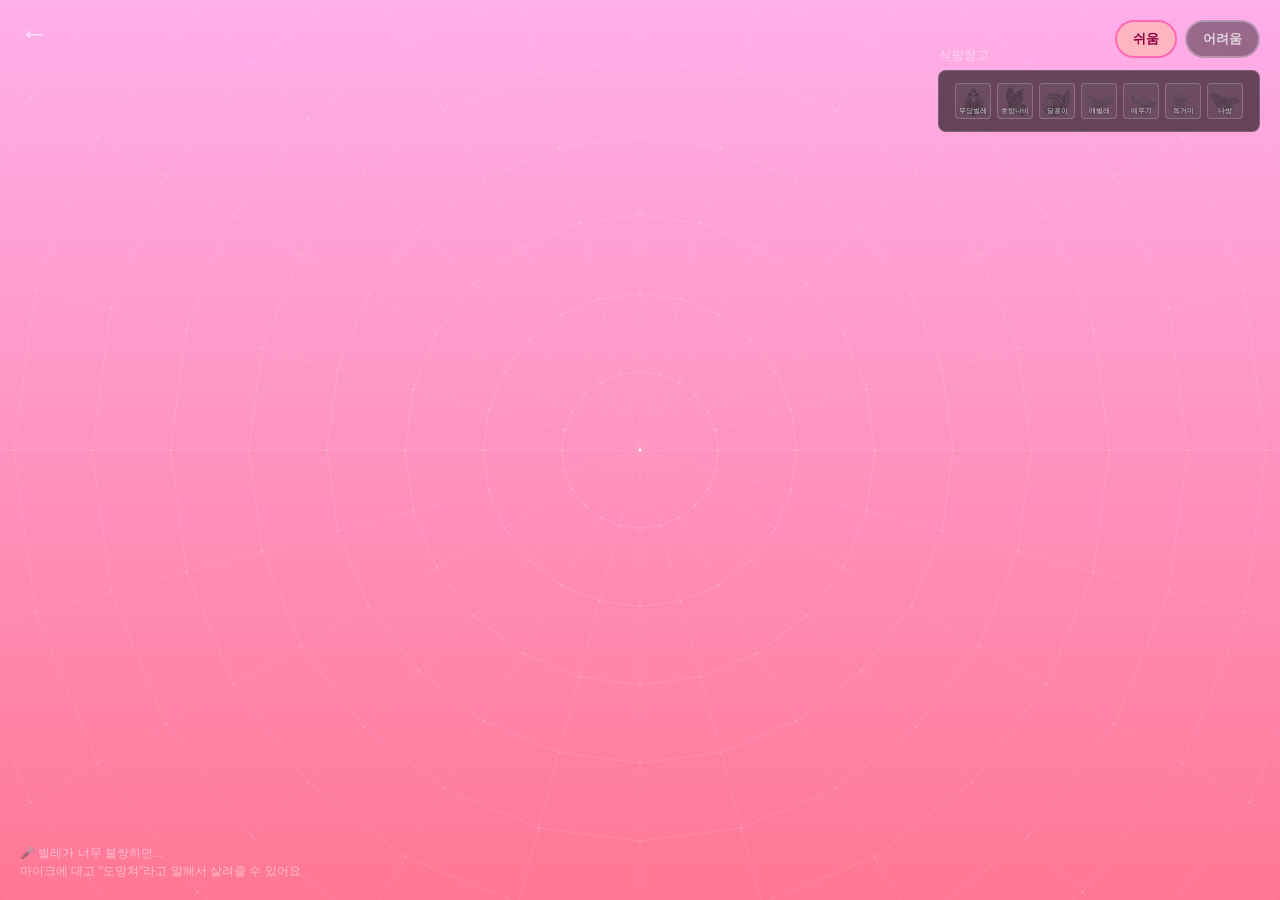
<file: spider-game/index.html>
<!DOCTYPE html>
<html lang="ko">
<head>
  <meta charset="UTF-8">
  <meta name="viewport" content="width=device-width, initial-scale=1.0">
  <title>거미줄 게임</title>
  <style>
    * { margin: 0; padding: 0; box-sizing: border-box; }

    body {
      background: linear-gradient(to bottom, #98d62c, #456114);
      overflow: hidden;
      font-family: 'Apple SD Gothic Neo', 'Malgun Gothic', Arial, sans-serif;
      cursor: none;
    }

    #game-canvas {
      position: fixed;
      top: 0;
      left: 0;
      width: 100%;
      height: 100%;
      z-index: 1;
    }

    /* ── 홈 버튼 ── */
    #home-btn {
      position: fixed;
      top: 20px;
      left: 20px;
      z-index: 500;
      font-size: 28px;
      color: #fff;
      text-decoration: none;
      line-height: 1;
      opacity: 0.7;
      transition: opacity 0.2s, transform 0.2s;
      cursor: pointer;
      text-shadow: 0 0 8px rgba(255,255,255,0.5);
    }
    #home-btn:hover {
      opacity: 1;
      transform: translateX(-3px);
    }

    /* ── 식량 창고 ── */
    #food-storage {
      position: fixed;
      top: 70px;
      right: 20px;
      z-index: 100;
      display: flex;
      gap: 6px;
      padding: 12px 16px;
      background: rgba(0,0,0,0.6);
      border: 1px solid rgba(255,255,255,0.15);
      border-radius: 8px;
      min-width: 400px;
      min-height: 60px;
      align-items: center;
      flex-wrap: wrap;
    }

    #food-storage::before {
      content: '식량창고';
      position: absolute;
      top: -24px;
      left: 0;
      font-size: 12px;
      color: rgba(255,255,255,0.5);
      letter-spacing: 0.05em;
    }

    /* ── 난이도 선택 ── */
    #difficulty-toggle {
      position: fixed;
      top: 20px;
      right: 20px;
      z-index: 150;
      display: flex;
      gap: 8px;
    }

    .diff-btn {
      padding: 8px 16px;
      font-size: 13px;
      font-weight: bold;
      border: 2px solid rgba(255,255,255,0.3);
      border-radius: 20px;
      background: rgba(0,0,0,0.4);
      color: rgba(255,255,255,0.7);
      cursor: pointer;
      transition: all 0.2s;
    }

    .diff-btn:hover {
      background: rgba(0,0,0,0.6);
      border-color: rgba(255,255,255,0.5);
    }

    .diff-btn.active {
      background: rgba(255,255,255,0.9);
      color: #333;
      border-color: #fff;
    }

    .diff-btn.easy.active {
      background: #ffb6c1;
      border-color: #ff69b4;
      color: #8b0040;
    }

    .diff-btn.hard.active {
      background: #98d62c;
      border-color: #6fb52a;
      color: #2d4a0f;
    }

    .storage-slot {
      width: 36px;
      height: 36px;
      border: 1px solid rgba(255,255,255,0.2);
      border-radius: 4px;
      display: flex;
      align-items: center;
      justify-content: center;
      background: rgba(255,255,255,0.05);
    }

    .storage-slot.collected {
      border-color: rgba(255,255,255,0.5);
      background: rgba(255,255,255,0.1);
    }

    .storage-slot img {
      width: 30px;
      height: 30px;
      object-fit: contain;
      opacity: 0.3;
      filter: grayscale(1) brightness(0.5);
      transition: all 0.3s ease;
    }

    .storage-slot.collected img {
      opacity: 1;
      filter: none;
      animation: collectPop 0.5s ease;
    }

    .storage-slot .slot-name {
      position: absolute;
      bottom: 2px;
      left: 50%;
      transform: translateX(-50%);
      font-size: 7px;
      color: rgba(255,255,255,0.8);
      white-space: nowrap;
      pointer-events: none;
      text-shadow: 0 0 3px rgba(0,0,0,0.8);
    }

    @keyframes collectPop {
      0% { transform: scale(1.5); }
      50% { transform: scale(0.8); }
      100% { transform: scale(1); }
    }

    /* ── 엔딩 화면 ── */
    #ending-overlay {
      position: fixed;
      inset: 0;
      background: rgba(0,0,0,0.9);
      z-index: 1000;
      display: none;
      flex-direction: column;
      align-items: center;
      justify-content: center;
      cursor: none;
    }

    #ending-overlay.show {
      display: flex;
    }

    #ending-title {
      font-size: clamp(28px, 6vw, 56px);
      font-weight: bold;
      color: #fff;
      text-shadow: 0 0 10px rgba(0,0,0,0.8), 0 0 20px rgba(0,0,0,0.6), 0 2px 4px rgba(0,0,0,0.9);
      margin-bottom: 40px;
      animation: titlePulse 2s ease-in-out infinite;
    }

    @keyframes titlePulse {
      0%, 100% { transform: scale(1); }
      50% { transform: scale(1.05); }
    }

    #ending-canvas {
      position: absolute;
      inset: 0;
      width: 100%;
      height: 100%;
      z-index: 1;
    }

    #ending-content {
      position: relative;
      z-index: 10;
      text-align: center;
    }

    #restart-btn {
      margin-top: 30px;
      padding: 12px 40px;
      font-size: 18px;
      font-weight: bold;
      background: #fff;
      border: none;
      border-radius: 0;
      cursor: pointer;
      transition: transform 0.2s;
    }

    #restart-btn:hover {
      transform: scale(1.05);
    }

    /* ── 시작 안내 ── */
    #intro-message {
      position: fixed;
      top: 50%;
      left: 50%;
      transform: translate(-50%, -50%);
      z-index: 50;
      text-align: center;
      pointer-events: none;
      animation: introFade 4s ease-in-out forwards;
    }

    #intro-message p {
      font-size: clamp(18px, 4vw, 28px);
      color: rgba(255,255,255,0.8);
      line-height: 1.6;
      text-shadow: 0 0 20px rgba(0,0,0,0.8);
    }

    @keyframes introFade {
      0% { opacity: 0; }
      20% { opacity: 1; }
      80% { opacity: 1; }
      100% { opacity: 0; visibility: hidden; }
    }

    /* ── 좌하단 힌트 ── */
    #blow-hint {
      position: fixed;
      bottom: 20px;
      left: 20px;
      z-index: 50;
      pointer-events: none;
    }

    #blow-hint p {
      font-size: 12px;
      color: rgba(255,255,255,0.5);
      line-height: 1.5;
    }
  </style>
</head>
<body>

<a href="../index.html" id="home-btn" title="홈으로">&#8592;</a>

<!-- 난이도 선택 -->
<div id="difficulty-toggle">
  <button class="diff-btn easy active" onclick="setDifficulty('easy')">쉬움</button>
  <button class="diff-btn hard" onclick="setDifficulty('hard')">어려움</button>
</div>

<div id="food-storage"></div>

<!-- 시작 안내 -->
<div id="intro-message">
  <p>우리 귀여운 거미가 겨울을 날 수 있게,<br>식량을 모아주세요.<br><br><span style="font-size: 0.8em; opacity: 0.7;">식량을 클릭해서 거미줄로 감싸주세요!</span></p>
</div>

<!-- 좌하단 힌트 -->
<div id="blow-hint">
  <p>🎤 벌레가 너무 불쌍하면...<br>마이크에 대고 "도망쳐"라고 말해서 살려줄 수 있어요</p>
</div>

<!-- 엔딩 화면 -->
<div id="ending-overlay">
  <canvas id="ending-canvas"></canvas>
  <div id="ending-content">
    <div id="ending-title">거미의 겨울나기 성공!</div>
    <button id="restart-btn" onclick="restartGame()">다시 하기</button>
  </div>
</div>

<canvas id="game-canvas"></canvas>

<script>
const canvas = document.getElementById('game-canvas');
const ctx = canvas.getContext('2d');
const storage = document.getElementById('food-storage');

// ─── 설정 ────────────────────────────────────────────────────────────────
const RADIAL_LINES = 24;
const RINGS = 12;
const INFLUENCE_RADIUS = 280;
const MAX_WARP = 35;
const LERP_SPEED = 0.08;

// ─── 이미지 로드 ─────────────────────────────────────────────────────────
const spiderImg = new Image();
spiderImg.src = 'spider.png';

// 벌레 이미지들 (1~13번, 각각 일반/'버전)
const TOTAL_INSECT_TYPES = 13;
const insectImages = {};
const insectWhiteImages = {};

let imagesLoaded = 0;
const totalImages = TOTAL_INSECT_TYPES * 2 + 1; // 일반 13개 + 흰색 13개 + 거미 1개

function onImageLoad() {
  imagesLoaded++;
  if (imagesLoaded >= totalImages) {
    requestAnimationFrame(draw);
  }
}

// 거미 이미지 로드
spiderImg.onload = onImageLoad;
spiderImg.onerror = onImageLoad;

// 벌레 이미지들 로드
for (let i = 1; i <= TOTAL_INSECT_TYPES; i++) {
  // 일반 버전
  insectImages[i] = new Image();
  insectImages[i].src = `insect_${i}.png`;
  insectImages[i].onload = onImageLoad;
  insectImages[i].onerror = onImageLoad;
  
  // 흰색 버전 (')
  insectWhiteImages[i] = new Image();
  insectWhiteImages[i].src = `insect_${i}'.png`;
  insectWhiteImages[i].onload = onImageLoad;
  insectWhiteImages[i].onerror = onImageLoad;
}

// ─── 상태 ────────────────────────────────────────────────────────────────
let W = 0, H = 0;
let centerX = 0, centerY = 0;
let maxRadius = 0;

let mouse = { x: -9999, y: -9999 };
let targetMouse = { x: -9999, y: -9999 };
let ripples = [];

// 난이도 관련
let difficulty = 'easy'; // 'easy' 또는 'hard'
let targetTypes = 7; // 쉬움: 7개, 어려움: 13개

// 벌레 관련
let insects = [];
let insectSpawnTimer = 0;
const INSECT_SPAWN_INTERVAL = 1500; // 1.5초마다 벌레 생성 (더 빠르게)
const MAX_INSECTS = 12; // 최대 벌레 수 증가

// 수집 상태 (1~13번 각각 수집 여부)
let collectedTypes = new Set();
let gameEnded = false;
let escapeCount = 0; // 도망쳐 횟수

// 엔딩 관련
let fireworks = [];
let endingInsects = [];
let snowflakes = [];
let heartBeat = 0;

// 말풍선 관련
let currentBubble = null;
let bubbleTimer = 0;
const BUBBLE_INTERVAL = 8000; // 8초마다
const BUBBLE_DURATION = 3000; // 3초간 표시
const SPIDER_QUOTES = [
  '아아 배가 고파...',
  '날 살릴 생각이 있긴 한거야?',
  '좀 더 힘내봐, 겨우 이정도밖에 못해?',
  '벌레 잡는 것도 못하면서...',
  '나 진짜 굶어 죽겠다',
  '이러다 겨울 못 나겠어',
  '아직도 못 잡았어?',
  '내가 직접 잡을까?',
  '한심하다 한심해...',
  '빨리 좀 해줘',
  '졸려... 배고파...',
  '너 진짜 이럴거야?'
];

const PRAISE_QUOTES = [
  '이욜~',
  '앙 맛있떠',
  '오 쫌 하는데?',
  '굿굿~',
  '냠냠쩝쩝',
  '이거지~!',
  '더 줘더 줘',
  '역시 넌 할 수 있어',
  '쪼끔 인정해줄게',
  '흠... 괜찮네'
];

const INSECT_NAMES = {
  1: '깜찍이 무당벌레',
  2: '아싸 호랑나비',
  3: '달퐁이',
  4: '바부 애벌레',
  5: '깡총 메뚜기',
  6: '독거미',
  7: '털복숭이 나방',
  8: '삐질 민달팽이',
  9: '호박벌',
  10: '위잉위잉 벌',
  11: '무서운 지네',
  12: '불개미',
  13: '길쭉 지롱이'
};

// 캡쳐 알림
let captureNotice = null;

// 벌레 말풍선 (각 타입별로 다르게)
function getInsectQuotes(type) {
  const name = INSECT_NAMES[type] || '벌레';
  const shortName = name.replace(/^[^ ]+ /, ''); // 수식어 제거
  return [
    '꺄아악!',
    '제발 살려주세요!',
    '안돼!',
    '으악!',
    `${shortName} 살려!`,
    '싫어요!',
    '도망쳐야해!',
    '무서워ㅠㅠ',
    '엄마아!',
    '왜 나야...'
  ];
}

// 마이크 관련
let audioContext = null;
let analyser = null;
let micEnabled = false;
let blowStrength = 0;

// 음성 인식 관련
let recognition = null;
let voiceCommandReady = true;

// ─── 초기화 ──────────────────────────────────────────────────────────────
function resize() {
  W = window.innerWidth;
  H = window.innerHeight;
  canvas.width = W;
  canvas.height = H;
  centerX = W / 2;
  centerY = H / 2;
  maxRadius = Math.sqrt(centerX * centerX + centerY * centerY) * 1.2;
}

resize();
window.addEventListener('resize', resize);

// ─── 식량창고 초기화 ─────────────────────────────────────────────────────
function initStorage() {
  storage.innerHTML = '';
  const count = (difficulty === 'easy') ? 7 : TOTAL_INSECT_TYPES;
  for (let i = 1; i <= count; i++) {
    const slot = document.createElement('div');
    slot.className = 'storage-slot';
    slot.id = `slot-${i}`;
    slot.style.position = 'relative';
    
    const img = document.createElement('img');
    img.src = `insect_${i}.png`;
    slot.appendChild(img);
    
    const name = document.createElement('span');
    name.className = 'slot-name';
    name.textContent = INSECT_NAMES[i].replace(/^[^ ]+ /, ''); // 앞 수식어 제거
    slot.appendChild(name);
    
    storage.appendChild(slot);
  }
  
  // 식량창고 크기 조정
  storage.style.minWidth = (difficulty === 'easy') ? '250px' : '400px';
}

// ─── 난이도 설정 ─────────────────────────────────────────────────────────
function setDifficulty(diff) {
  difficulty = diff;
  targetTypes = (diff === 'easy') ? 7 : TOTAL_INSECT_TYPES;
  
  // 버튼 UI 업데이트
  document.querySelectorAll('.diff-btn').forEach(btn => btn.classList.remove('active'));
  document.querySelector(`.diff-btn.${diff}`).classList.add('active');
  
  // 배경색 업데이트
  updateBackground();
  
  // 게임 리셋
  restartGame();
}

function updateBackground() {
  if (difficulty === 'easy') {
    document.body.style.background = 'linear-gradient(to bottom, #ffafeb, #ff7794)';
  } else {
    document.body.style.background = 'linear-gradient(to bottom, #98d62c, #456114)';
  }
}

initStorage();
updateBackground(); // 초기 배경색 설정

// ─── 마이크 설정 ─────────────────────────────────────────────────────────
async function initMicrophone() {
  try {
    audioContext = new (window.AudioContext || window.webkitAudioContext)();
    const stream = await navigator.mediaDevices.getUserMedia({ audio: true });
    const source = audioContext.createMediaStreamSource(stream);
    analyser = audioContext.createAnalyser();
    analyser.fftSize = 256;
    source.connect(analyser);
    micEnabled = true;
    console.log('마이크 활성화됨');
  } catch (e) {
    console.log('마이크 사용 불가:', e);
  }
}

function detectBlow() {
  if (!analyser) return 0;
  
  const dataArray = new Uint8Array(analyser.frequencyBinCount);
  analyser.getByteFrequencyData(dataArray);
  
  // 저주파 영역 (바람 소리) 감지
  let sum = 0;
  for (let i = 0; i < 20; i++) {
    sum += dataArray[i];
  }
  const avg = sum / 20;
  
  // 임계값 넘으면 바람으로 판정
  return avg > 80 ? (avg - 80) / 100 : 0;
}

// 첫 클릭 시 마이크 권한 요청
document.addEventListener('click', () => {
  if (!micEnabled && !audioContext) {
    initMicrophone();
    initVoiceRecognition();
  }
}, { once: true });

// ─── 음성 인식 설정 ─────────────────────────────────────────────────────
function initVoiceRecognition() {
  if (!('webkitSpeechRecognition' in window) && !('SpeechRecognition' in window)) {
    console.log('음성 인식 미지원');
    return;
  }
  
  const SpeechRecognition = window.SpeechRecognition || window.webkitSpeechRecognition;
  recognition = new SpeechRecognition();
  recognition.continuous = true;
  recognition.interimResults = true;
  recognition.lang = 'ko-KR';
  
  recognition.onresult = (event) => {
    for (let i = event.resultIndex; i < event.results.length; i++) {
      const transcript = event.results[i][0].transcript.toLowerCase();
      if ((transcript.includes('도망') || transcript.includes('도망쳐') || 
           transcript.includes('run') || transcript.includes('escape')) && voiceCommandReady) {
        blowAwayClosestInsect('도망쳐!');
        voiceCommandReady = false;
        setTimeout(() => { voiceCommandReady = true; }, 2000);
      }
    }
  };
  
  recognition.onerror = (e) => {
    console.log('음성 인식 에러:', e.error);
    if (e.error !== 'no-speech') {
      setTimeout(() => {
        try { recognition.start(); } catch(err) {}
      }, 1000);
    }
  };
  
  recognition.onend = () => {
    if (!gameEnded) {
      try { recognition.start(); } catch(err) {}
    }
  };
  
  try {
    recognition.start();
    console.log('음성 인식 시작');
  } catch(e) {
    console.log('음성 인식 시작 실패:', e);
  }
}

function blowAwayClosestInsect(message) {
  let closestInsect = null;
  let closestDist = Infinity;
  
  for (const insect of insects) {
    if (insect.blownAway) continue;
    const dist = Math.sqrt(
      Math.pow(insect.x - mouse.x, 2) + Math.pow(insect.y - mouse.y, 2)
    );
    if (dist < closestDist) {
      closestDist = dist;
      closestInsect = insect;
    }
  }
  
  if (closestInsect && closestDist < 250) {
    closestInsect.blownAway = true;
    closestInsect.vx = (Math.random() - 0.5) * 15;
    closestInsect.vy = -8 - Math.random() * 5;
    closestInsect.bubble = { text: message || '살았다!', born: performance.now() };
    
    // 도망쳐 카운트 증가
    escapeCount++;
    if (escapeCount >= 3) {
      showStarvationEnding();
    }
  }
}

// 굶어 죽음 엔딩
function showStarvationEnding() {
  gameEnded = true;
  
  const overlay = document.createElement('div');
  overlay.id = 'starvation-ending';
  overlay.style.cssText = `
    position: fixed;
    top: 0;
    left: 0;
    width: 100%;
    height: 100%;
    background: rgba(0,0,0,0.9);
    display: flex;
    flex-direction: column;
    align-items: center;
    justify-content: center;
    z-index: 1000;
    color: #fff;
    font-family: 'Apple SD Gothic Neo', sans-serif;
    animation: fadeIn 1s ease;
    cursor: default;
  `;
  
  overlay.innerHTML = `
    <div style="font-size: 80px; margin-bottom: 20px;">🕷️💀</div>
    <h1 style="font-size: 36px; margin-bottom: 20px;">거미가 굶어 죽었어요</h1>
    <p style="font-size: 18px; color: #888; margin-bottom: 40px;">벌레를 너무 많이 놓아줬어요...</p>
    <button onclick="location.reload()" style="
      padding: 15px 40px;
      font-size: 16px;
      background: #444;
      color: #fff;
      border: none;
      border-radius: 8px;
      cursor: pointer;
    ">다시 시작</button>
  `;
  
  document.body.appendChild(overlay);
}

// ─── 이벤트 ──────────────────────────────────────────────────────────────
window.addEventListener('mousemove', (e) => {
  targetMouse.x = e.clientX;
  targetMouse.y = e.clientY;
});

window.addEventListener('click', (e) => {
  // 벌레 클릭 체크
  let clickedInsect = null;
  for (const insect of insects) {
    const dx = e.clientX - insect.x;
    const dy = e.clientY - insect.y;
    const dist = Math.sqrt(dx * dx + dy * dy);
    if (dist < 40) {
      clickedInsect = insect;
      break;
    }
  }
  
  if (clickedInsect) {
    clickedInsect.clicks++;
    // 크기에 따른 필요 클릭 수로 opacity 계산
    const maxClicks = clickedInsect.maxClicks || 5;
    clickedInsect.whiteOpacity = Math.min(100, (clickedInsect.clicks / maxClicks) * 100);
    
    if (clickedInsect.clicks >= maxClicks) {
      // 식량창고로 이동
      addToStorage(clickedInsect);
      insects = insects.filter(i => i !== clickedInsect);
    }
  } else {
    // 파동 효과
    ripples.push({
      x: e.clientX,
      y: e.clientY,
      radius: 0,
      opacity: 1,
      born: performance.now()
    });
  }
});

// 터치 지원
window.addEventListener('touchmove', (e) => {
  targetMouse.x = e.touches[0].clientX;
  targetMouse.y = e.touches[0].clientY;
}, { passive: true });

window.addEventListener('touchstart', (e) => {
  const tx = e.touches[0].clientX;
  const ty = e.touches[0].clientY;
  
  let clickedInsect = null;
  for (const insect of insects) {
    const dx = tx - insect.x;
    const dy = ty - insect.y;
    const dist = Math.sqrt(dx * dx + dy * dy);
    if (dist < 40) {
      clickedInsect = insect;
      break;
    }
  }
  
  if (clickedInsect) {
    clickedInsect.clicks++;
    const maxClicks = clickedInsect.maxClicks || 5;
    clickedInsect.whiteOpacity = Math.min(100, (clickedInsect.clicks / maxClicks) * 100);
    
    if (clickedInsect.clicks >= maxClicks) {
      addToStorage(clickedInsect);
      insects = insects.filter(i => i !== clickedInsect);
    }
  } else {
    ripples.push({
      x: tx,
      y: ty,
      radius: 0,
      opacity: 1,
      born: performance.now()
    });
  }
}, { passive: true });

// ─── 식량창고에 추가 ─────────────────────────────────────────────────────
function addToStorage(insect) {
  collectedTypes.add(insect.type);
  
  const slot = document.getElementById(`slot-${insect.type}`);
  if (slot) {
    slot.classList.add('collected');
  }
  
  // 칭찬 말풍선 표시
  currentBubble = {
    text: PRAISE_QUOTES[Math.floor(Math.random() * PRAISE_QUOTES.length)],
    born: performance.now()
  };
  bubbleTimer = 0;
  
  // 캡쳐 알림 표시
  captureNotice = {
    text: `'${INSECT_NAMES[insect.type]}'을(를) 잡았습니다`,
    born: performance.now()
  };
  
  // 목표 수량 모았는지 체크
  if (collectedTypes.size >= targetTypes) {
    setTimeout(() => showEnding(), 500);
  }
}

// ─── 엔딩 화면 ───────────────────────────────────────────────────────────
function showEnding() {
  gameEnded = true;
  document.getElementById('ending-overlay').classList.add('show');
  
  // 엔딩 타이틀 및 버튼 업데이트
  const endingTitle = document.getElementById('ending-title');
  const restartBtn = document.getElementById('restart-btn');
  
  if (difficulty === 'easy') {
    endingTitle.textContent = '어찌저찌 겨울을 버틸 수 있을 것 같아요';
    endingTitle.style.fontSize = 'clamp(20px, 4vw, 40px)';
    restartBtn.textContent = '어려운 버전 도전하기';
    restartBtn.onclick = () => { setDifficulty('hard'); };
  } else {
    endingTitle.textContent = '거미의 겨울나기 성공!';
    endingTitle.style.fontSize = 'clamp(28px, 6vw, 56px)';
    restartBtn.textContent = '다시 하기';
    restartBtn.onclick = restartGame;
  }
  
  const endCanvas = document.getElementById('ending-canvas');
  const endCtx = endCanvas.getContext('2d');
  endCanvas.width = W;
  endCanvas.height = H;
  
  // 엔딩용 벌레들 배치 (난이도에 따라 다르게)
  endingInsects = [];
  const insectCount = (difficulty === 'easy') ? 2 : 5; // 쉬움: 2마리씩, 어려움: 5마리씩
  const typeCount = (difficulty === 'easy') ? 7 : TOTAL_INSECT_TYPES;
  
  for (let i = 1; i <= typeCount; i++) {
    for (let j = 0; j < insectCount; j++) {
      const angle = Math.random() * Math.PI * 2;
      const dist = 50 + Math.random() * (Math.min(W, H) * 0.45);
      endingInsects.push({
        type: i,
        x: centerX + Math.cos(angle) * dist + (Math.random() - 0.5) * 100,
        y: centerY + Math.sin(angle) * dist + (Math.random() - 0.5) * 100,
        scale: 0.3 + Math.random() * 0.5,
        rotation: Math.random() * 0.4 - 0.2
      });
    }
  }
  
  // 눈송이 생성
  snowflakes = [];
  for (let i = 0; i < 100; i++) {
    snowflakes.push({
      x: Math.random() * W,
      y: Math.random() * H - H,
      size: 2 + Math.random() * 4,
      speed: 0.5 + Math.random() * 2,
      wobble: Math.random() * Math.PI * 2,
      wobbleSpeed: 0.02 + Math.random() * 0.03,
      opacity: 0.5 + Math.random() * 0.4 // 50~90%
    });
  }
  
  // 폭죽 (어려운 버전에서만)
  fireworks = [];
  if (difficulty === 'hard') {
    for (let i = 0; i < 30; i++) {
      setTimeout(() => {
        fireworks.push({
          x: Math.random() * W,
          y: Math.random() * H * 0.7,
          particles: createFireworkParticles(),
          born: performance.now()
        });
      }, i * 200);
    }
  }
  
  requestAnimationFrame(drawEnding);
}

function createFireworkParticles() {
  const particles = [];
  const colors = ['#ff6b6b', '#ffd93d', '#6bcb77', '#4d96ff', '#ff6eb4', '#a855f7'];
  const color = colors[Math.floor(Math.random() * colors.length)];
  
  for (let i = 0; i < 30; i++) {
    const angle = (Math.PI * 2 * i) / 30;
    const speed = 2 + Math.random() * 3;
    particles.push({
      vx: Math.cos(angle) * speed,
      vy: Math.sin(angle) * speed,
      x: 0,
      y: 0,
      life: 1,
      color: color
    });
  }
  return particles;
}

function drawEnding(now) {
  if (!gameEnded) return;
  
  // 엔딩에서도 부드러운 마우스 이동
  mouse.x = lerp(mouse.x, targetMouse.x, LERP_SPEED);
  mouse.y = lerp(mouse.y, targetMouse.y, LERP_SPEED);
  
  const endCanvas = document.getElementById('ending-canvas');
  const endCtx = endCanvas.getContext('2d');
  
  endCtx.clearRect(0, 0, W, H);
  
  // 눈 내리기
  for (const snow of snowflakes) {
    snow.wobble += snow.wobbleSpeed;
    snow.y += snow.speed;
    snow.x += Math.sin(snow.wobble) * 0.5;
    
    if (snow.y > H) {
      snow.y = -10;
      snow.x = Math.random() * W;
    }
    
    endCtx.globalAlpha = snow.opacity;
    endCtx.fillStyle = '#fff';
    endCtx.beginPath();
    endCtx.arc(snow.x, snow.y, snow.size, 0, Math.PI * 2);
    endCtx.fill();
  }
  endCtx.globalAlpha = 1;
  
  // 거미줄 배경 (간단하게)
  endCtx.strokeStyle = 'rgba(255,255,255,0.1)';
  endCtx.lineWidth = 1;
  const ringSpacing = maxRadius / RINGS;
  const angleStep = (Math.PI * 2) / RADIAL_LINES;
  
  for (let ring = 1; ring <= RINGS; ring++) {
    const baseRadius = ring * ringSpacing;
    endCtx.beginPath();
    for (let i = 0; i <= RADIAL_LINES; i++) {
      const angle = i * angleStep;
      const x = centerX + Math.cos(angle) * baseRadius;
      const y = centerY + Math.sin(angle) * baseRadius;
      if (i === 0) endCtx.moveTo(x, y);
      else endCtx.lineTo(x, y);
    }
    endCtx.closePath();
    endCtx.stroke();
  }
  
  for (let i = 0; i < RADIAL_LINES; i++) {
    const angle = i * angleStep;
    endCtx.beginPath();
    endCtx.moveTo(centerX, centerY);
    endCtx.lineTo(
      centerX + Math.cos(angle) * maxRadius,
      centerY + Math.sin(angle) * maxRadius
    );
    endCtx.stroke();
  }
  
  // 하얀 벌레들 그리기
  for (const insect of endingInsects) {
    const img = insectWhiteImages[insect.type];
    if (img && img.complete) {
      const size = 70 * insect.scale;
      endCtx.save();
      endCtx.translate(insect.x, insect.y);
      endCtx.rotate(insect.rotation);
      endCtx.drawImage(img, -size/2, -size/2, size, size);
      endCtx.restore();
    }
  }
  
  // 폭죽 그리기
  for (let i = fireworks.length - 1; i >= 0; i--) {
    const fw = fireworks[i];
    const age = (now - fw.born) / 1000;
    
    for (const p of fw.particles) {
      p.x += p.vx;
      p.y += p.vy;
      p.vy += 0.05; // 중력
      p.life -= 0.015;
      
      if (p.life > 0) {
        endCtx.beginPath();
        endCtx.arc(fw.x + p.x, fw.y + p.y, 3 * p.life, 0, Math.PI * 2);
        endCtx.fillStyle = p.color;
        endCtx.globalAlpha = p.life;
        endCtx.fill();
        endCtx.globalAlpha = 1;
      }
    }
    
    if (age > 2) fireworks.splice(i, 1);
  }
  
  // 가운데 거미 (크게, 화면 중-상단에)
  heartBeat += 0.1;
  const heartScale = 1 + Math.sin(heartBeat) * 0.15;
  
  if (spiderImg.complete) {
    const spiderSize = 180; // 더 크게
    const spiderY = H * 0.3; // 화면 상단 30% 위치
    endCtx.save();
    endCtx.translate(centerX, spiderY);
    endCtx.scale(heartScale, heartScale);
    endCtx.drawImage(spiderImg, -spiderSize/2, -spiderSize/2, spiderSize, spiderSize);
    
    // 하트 눈 그리기 (어려운 버전에서만)
    if (difficulty === 'hard') {
      const heartSize = 15 * (1 + Math.sin(heartBeat * 2) * 0.3);
      endCtx.fillStyle = '#ff6b6b';
      drawHeart(endCtx, -18, -25, heartSize);
      drawHeart(endCtx, 18, -25, heartSize);
    }
    endCtx.restore();
  }
  
  // 마우스 커서 (거미) 그리기
  if (spiderImg.complete) {
    const cursorSize = 60;
    endCtx.drawImage(spiderImg, mouse.x - cursorSize/2, mouse.y - cursorSize/2, cursorSize, cursorSize);
  }
  
  requestAnimationFrame(drawEnding);
}

function drawHeart(ctx, x, y, size) {
  ctx.beginPath();
  ctx.moveTo(x, y + size / 4);
  ctx.bezierCurveTo(x, y, x - size / 2, y, x - size / 2, y + size / 4);
  ctx.bezierCurveTo(x - size / 2, y + size / 2, x, y + size * 0.75, x, y + size);
  ctx.bezierCurveTo(x, y + size * 0.75, x + size / 2, y + size / 2, x + size / 2, y + size / 4);
  ctx.bezierCurveTo(x + size / 2, y, x, y, x, y + size / 4);
  ctx.fill();
}

function restartGame() {
  gameEnded = false;
  collectedTypes.clear();
  insects = [];
  fireworks = [];
  endingInsects = [];
  insectSpawnTimer = 0;
  
  document.getElementById('ending-overlay').classList.remove('show');
  initStorage();
  
  requestAnimationFrame(draw);
}

// ─── 벌레 생성 ───────────────────────────────────────────────────────────
function spawnInsect() {
  if (insects.length >= MAX_INSECTS) return;
  if (gameEnded) return;
  
  const maxType = (difficulty === 'easy') ? 7 : TOTAL_INSECT_TYPES;
  
  // 아직 수집 안 된 타입 중에서 우선 선택 (70% 확률)
  let type;
  const uncollected = [];
  for (let i = 1; i <= maxType; i++) {
    if (!collectedTypes.has(i)) uncollected.push(i);
  }
  
  if (uncollected.length > 0 && Math.random() < 0.7) {
    type = uncollected[Math.floor(Math.random() * uncollected.length)];
  } else {
    type = Math.floor(Math.random() * maxType) + 1;
  }
  
  // 거미줄 위의 랜덤 위치 (중심에서 일정 거리, 상하 제한)
  const angle = Math.random() * Math.PI * 2;
  const minDist = maxRadius * 0.2;
  const maxDist = maxRadius * 0.5; // 더 안쪽으로 제한
  const dist = minDist + Math.random() * (maxDist - minDist);
  
  let x = centerX + Math.cos(angle) * dist;
  let y = centerY + Math.sin(angle) * dist;
  
  // 상하 여백 확보 (화면 위/아래 15% 영역 제외)
  const marginY = H * 0.15;
  y = Math.max(marginY + 50, Math.min(H - marginY - 50, y));
  
  insects.push({
    x: x,
    y: y,
    type: type,
    clicks: 0,
    whiteOpacity: 0, // 0~100
    shakeOffset: 0,
    shakeTime: 0,
    scale: 0.6 + Math.random() * 0.8, // 랜덤 크기 (0.6 ~ 1.4)
    maxClicks: 0, // 나중에 계산
    bubble: null, // 말풍선
    bubbleCooldown: 0,
    vx: 0, // 바람에 의한 속도
    vy: 0,
    blownAway: false
  });
  
  // 크기에 따른 필요 클릭 수 계산 (작으면 2~3, 크면 5)
  const lastInsect = insects[insects.length - 1];
  if (lastInsect.scale < 0.8) {
    lastInsect.maxClicks = 2;
  } else if (lastInsect.scale < 1.0) {
    lastInsect.maxClicks = 3;
  } else if (lastInsect.scale < 1.2) {
    lastInsect.maxClicks = 4;
  } else {
    lastInsect.maxClicks = 5;
  }
}

// ─── 헬퍼 함수 ───────────────────────────────────────────────────────────
function lerp(a, b, t) {
  return a + (b - a) * t;
}

function getWarpedPoint(x, y) {
  const dx = x - mouse.x;
  const dy = y - mouse.y;
  const dist = Math.sqrt(dx * dx + dy * dy);
  
  let wx = x, wy = y;
  let proximity = 0;
  
  if (dist < INFLUENCE_RADIUS && dist > 0) {
    const t = dist / INFLUENCE_RADIUS;
    const eased = (1 - t) * (1 - t) * Math.min(1, dist / 60);
    const warpAmt = eased * MAX_WARP;
    const angle = Math.atan2(dy, dx);
    wx = x - Math.cos(angle) * warpAmt;
    wy = y - Math.sin(angle) * warpAmt;
    proximity = Math.max(0, 1 - dist / INFLUENCE_RADIUS);
  }
  
  for (const r of ripples) {
    const rdx = x - r.x;
    const rdy = y - r.y;
    const rdist = Math.sqrt(rdx * rdx + rdy * rdy);
    const waveWidth = 60;
    const diff = rdist - r.radius;
    if (Math.abs(diff) < waveWidth) {
      const strength = (1 - Math.abs(diff) / waveWidth) * r.opacity * 20;
      const angle = Math.atan2(rdy, rdx);
      const sign = diff < 0 ? -1 : 1;
      wx += Math.cos(angle) * strength * sign * -1;
      wy += Math.sin(angle) * strength * sign * -1;
    }
  }
  
  return { x: wx, y: wy, proximity };
}

// ─── 그리기 ──────────────────────────────────────────────────────────────
function draw(now) {
  if (gameEnded) return;
  // 부드러운 마우스 이동
  mouse.x = lerp(mouse.x, targetMouse.x, LERP_SPEED);
  mouse.y = lerp(mouse.y, targetMouse.y, LERP_SPEED);
  
  // 파동 업데이트
  for (let i = ripples.length - 1; i >= 0; i--) {
    const r = ripples[i];
    const age = (now - r.born) / 1000;
    r.radius = Math.max(0, age * 350);
    r.opacity = Math.max(0, 1 - age * 1.0);
    if (r.opacity <= 0) ripples.splice(i, 1);
  }
  
  // 말풍선 업데이트
  bubbleTimer += 16;
  if (!currentBubble && bubbleTimer >= BUBBLE_INTERVAL) {
    currentBubble = {
      text: SPIDER_QUOTES[Math.floor(Math.random() * SPIDER_QUOTES.length)],
      born: performance.now()
    };
    bubbleTimer = 0;
  }
  if (currentBubble && (now - currentBubble.born) > BUBBLE_DURATION) {
    currentBubble = null;
  }
  
  // 벌레 생성
  insectSpawnTimer += 16;
  if (insectSpawnTimer >= INSECT_SPAWN_INTERVAL) {
    spawnInsect();
    insectSpawnTimer = 0;
  }
  
  ctx.clearRect(0, 0, W, H);
  
  // 배경 그라데이션 (난이도에 따라 다름)
  const bgGradient = ctx.createLinearGradient(0, 0, 0, H);
  if (difficulty === 'easy') {
    bgGradient.addColorStop(0, '#ffafeb');
    bgGradient.addColorStop(1, '#ff7794');
  } else {
    bgGradient.addColorStop(0, '#98d62c');
    bgGradient.addColorStop(1, '#456114');
  }
  ctx.fillStyle = bgGradient;
  ctx.fillRect(0, 0, W, H);
  
  // 거미줄 그리기
  const ringSpacing = maxRadius / RINGS;
  const angleStep = (Math.PI * 2) / RADIAL_LINES;
  
  // 동심원
  for (let ring = 1; ring <= RINGS; ring++) {
    const baseRadius = ring * ringSpacing;
    
    ctx.beginPath();
    for (let i = 0; i <= RADIAL_LINES; i++) {
      const angle = i * angleStep;
      const bx = centerX + Math.cos(angle) * baseRadius;
      const by = centerY + Math.sin(angle) * baseRadius;
      const { x, y } = getWarpedPoint(bx, by);
      
      if (i === 0) ctx.moveTo(x, y);
      else ctx.lineTo(x, y);
    }
    ctx.closePath();
    
    const alpha = 0.08 + (1 - ring / RINGS) * 0.12;
    ctx.strokeStyle = `rgba(255, 255, 255, ${alpha})`;
    ctx.lineWidth = 0.8;
    ctx.stroke();
  }
  
  // 방사형 줄
  for (let i = 0; i < RADIAL_LINES; i++) {
    const angle = i * angleStep;
    
    ctx.beginPath();
    for (let ring = 0; ring <= RINGS; ring++) {
      const baseRadius = ring * ringSpacing;
      const bx = centerX + Math.cos(angle) * baseRadius;
      const by = centerY + Math.sin(angle) * baseRadius;
      const { x, y } = getWarpedPoint(bx, by);
      
      if (ring === 0) ctx.moveTo(x, y);
      else ctx.lineTo(x, y);
    }
    
    ctx.strokeStyle = 'rgba(255, 255, 255, 0.15)';
    ctx.lineWidth = 0.6;
    ctx.stroke();
  }
  
  // 교차점 노드
  for (let ring = 0; ring <= RINGS; ring++) {
    const baseRadius = ring * ringSpacing;
    for (let i = 0; i < RADIAL_LINES; i++) {
      const angle = i * angleStep;
      const bx = centerX + Math.cos(angle) * baseRadius;
      const by = centerY + Math.sin(angle) * baseRadius;
      const { x, y, proximity } = getWarpedPoint(bx, by);
      
      const t = proximity * proximity * (3 - 2 * proximity);
      const nodeRadius = lerp(1.2, 3.5, t);
      const alpha = lerp(0.15, 1, t);
      
      if (t > 0.2) {
        const glowR = nodeRadius + lerp(0, 8, (t - 0.2) / 0.8);
        const grd = ctx.createRadialGradient(x, y, nodeRadius * 0.5, x, y, glowR);
        grd.addColorStop(0, `rgba(255, 255, 255, ${t * 0.3})`);
        grd.addColorStop(1, 'rgba(255, 255, 255, 0)');
        ctx.beginPath();
        ctx.arc(x, y, glowR, 0, Math.PI * 2);
        ctx.fillStyle = grd;
        ctx.fill();
      }
      
      ctx.beginPath();
      ctx.arc(x, y, nodeRadius, 0, Math.PI * 2);
      ctx.fillStyle = `rgba(255, 255, 255, ${alpha})`;
      ctx.fill();
    }
  }
  
  // 파동 링
  for (const r of ripples) {
    const safeRadius = Math.max(0, r.radius);
    ctx.beginPath();
    ctx.arc(r.x, r.y, safeRadius, 0, Math.PI * 2);
    ctx.strokeStyle = `rgba(255, 255, 255, ${r.opacity * 0.3})`;
    ctx.lineWidth = 1.5;
    ctx.stroke();
  }
  
  // 벌레 그리기
  for (let i = insects.length - 1; i >= 0; i--) {
    const insect = insects[i];
    const normalImg = insectImages[insect.type];
    const whiteImg = insectWhiteImages[insect.type];
    
    if (!normalImg || !normalImg.complete) continue;
    
    // 날아가는 중이면 물리 적용
    if (insect.blownAway) {
      insect.x += insect.vx;
      insect.vy += 0.2; // 중력
      insect.y += insect.vy;
      insect.vx *= 0.99;
      
      // 화면 밖으로 나가면 제거
      if (insect.y > H + 100 || insect.x < -100 || insect.x > W + 100) {
        insects.splice(i, 1);
        continue;
      }
    }
    
    if (!normalImg || !normalImg.complete) continue;
    
    // 거미와의 거리 체크 (떨림)
    const distToSpider = Math.sqrt(
      Math.pow(insect.x - mouse.x, 2) + Math.pow(insect.y - mouse.y, 2)
    );
    
    if (distToSpider < 120) {
      insect.shakeTime += 0.5;
      insect.shakeOffset = Math.sin(insect.shakeTime * 2) * (1 - distToSpider / 120) * 5;
      
      // 벌레 말풍선 (쿨다운 지나면 랜덤하게 표시)
      insect.bubbleCooldown -= 16;
      if (!insect.bubble && insect.bubbleCooldown <= 0 && Math.random() < 0.02) {
        const quotes = getInsectQuotes(insect.type);
        insect.bubble = {
          text: quotes[Math.floor(Math.random() * quotes.length)],
          born: performance.now()
        };
        insect.bubbleCooldown = 3000; // 3초 쿨다운
      }
    } else {
      insect.shakeOffset *= 0.9;
    }
    
    // 말풍선 만료 체크
    if (insect.bubble && (now - insect.bubble.born) > 1500) {
      insect.bubble = null;
    }
    
    const drawSize = 108 * insect.scale; // 60 * 1.8 = 108
    
    // 원본 비율 유지
    const imgW = normalImg.naturalWidth;
    const imgH = normalImg.naturalHeight;
    const aspectRatio = imgW / imgH;
    
    let finalW, finalH;
    if (aspectRatio > 1) {
      finalW = drawSize;
      finalH = drawSize / aspectRatio;
    } else {
      finalH = drawSize;
      finalW = drawSize * aspectRatio;
    }
    
    const drawX = insect.x - finalW / 2 + insect.shakeOffset;
    const drawY = insect.y - finalH / 2;
    
    ctx.save();
    
    // 일반 벌레 이미지 그리기
    ctx.drawImage(normalImg, drawX, drawY, finalW, finalH);
    
    // 흰색 버전 오버레이 (opacity에 따라)
    if (insect.whiteOpacity > 0 && whiteImg && whiteImg.complete) {
      ctx.globalAlpha = insect.whiteOpacity / 100;
      ctx.drawImage(whiteImg, drawX, drawY, finalW, finalH);
      ctx.globalAlpha = 1;
    }
    
    ctx.restore();
    
    // 벌레 말풍선 그리기
    if (insect.bubble) {
      const bubbleAge = now - insect.bubble.born;
      let bubbleAlpha = 1;
      if (bubbleAge < 150) bubbleAlpha = bubbleAge / 150;
      else if (bubbleAge > 1200) bubbleAlpha = (1500 - bubbleAge) / 300;
      
      ctx.save();
      ctx.globalAlpha = bubbleAlpha;
      
      const text = insect.bubble.text;
      ctx.font = 'bold 11px "Apple SD Gothic Neo", sans-serif';
      const textWidth = ctx.measureText(text).width;
      const padding = 6;
      const bW = textWidth + padding * 2;
      const bH = 20;
      const bX = insect.x - bW / 2;
      const bY = insect.y - finalH / 2 - bH - 8;
      
      // 말풍선 배경
      ctx.fillStyle = '#fff';
      ctx.beginPath();
      ctx.roundRect(bX, bY, bW, bH, 4);
      ctx.fill();
      
      // 말풍선 꼬리
      ctx.beginPath();
      ctx.moveTo(insect.x - 4, bY + bH);
      ctx.lineTo(insect.x, bY + bH + 5);
      ctx.lineTo(insect.x + 4, bY + bH);
      ctx.fill();
      
      // 텍스트
      ctx.fillStyle = '#e84040';
      ctx.textAlign = 'center';
      ctx.textBaseline = 'middle';
      ctx.fillText(text, insect.x, bY + bH / 2);
      
      ctx.restore();
    }
  }
  
  // 거미 (마우스 위치) 그리기
  if (spiderImg.complete && mouse.x > 0) {
    const spiderSize = 80;
    
    ctx.save();
    ctx.translate(mouse.x, mouse.y);
    
    // 약간의 기울기
    const tilt = Math.sin(now * 0.003) * 0.05;
    ctx.rotate(tilt);
    
    // 약간의 상하 움직임
    const bobY = Math.sin(now * 0.006) * 2;
    
    ctx.drawImage(
      spiderImg,
      -spiderSize / 2,
      -spiderSize / 2 + bobY,
      spiderSize,
      spiderSize
    );
    ctx.restore();
    
    // 말풍선 그리기
    if (currentBubble) {
      const bubbleAge = now - currentBubble.born;
      let bubbleAlpha = 1;
      if (bubbleAge < 300) bubbleAlpha = bubbleAge / 300;
      else if (bubbleAge > BUBBLE_DURATION - 300) bubbleAlpha = (BUBBLE_DURATION - bubbleAge) / 300;
      
      ctx.save();
      ctx.globalAlpha = bubbleAlpha;
      
      const text = currentBubble.text;
      ctx.font = 'bold 14px "Apple SD Gothic Neo", sans-serif';
      const textWidth = ctx.measureText(text).width;
      const padding = 12;
      const bubbleW = textWidth + padding * 2;
      const bubbleH = 32;
      const bubbleX = mouse.x - bubbleW / 2;
      const bubbleY = mouse.y - spiderSize / 2 - bubbleH - 15;
      
      // 말풍선 배경
      ctx.fillStyle = '#fff';
      ctx.beginPath();
      ctx.roundRect(bubbleX, bubbleY, bubbleW, bubbleH, 8);
      ctx.fill();
      
      // 말풍선 꼬리
      ctx.beginPath();
      ctx.moveTo(mouse.x - 6, bubbleY + bubbleH);
      ctx.lineTo(mouse.x, bubbleY + bubbleH + 8);
      ctx.lineTo(mouse.x + 6, bubbleY + bubbleH);
      ctx.fill();
      
      // 텍스트
      ctx.fillStyle = '#333';
      ctx.textAlign = 'center';
      ctx.textBaseline = 'middle';
      ctx.fillText(text, mouse.x, bubbleY + bubbleH / 2);
      
      ctx.restore();
    }
  }
  
  // 캡쳐 알림 그리기
  if (captureNotice) {
    const age = now - captureNotice.born;
    const duration = 2000;
    
    if (age > duration) {
      captureNotice = null;
    } else {
      let alpha = 1;
      if (age < 200) alpha = age / 200;
      else if (age > duration - 500) alpha = (duration - age) / 500;
      
      ctx.save();
      ctx.globalAlpha = alpha * 0.8;
      ctx.font = '16px "Apple SD Gothic Neo", sans-serif';
      ctx.textAlign = 'center';
      ctx.textBaseline = 'middle';
      
      // 텍스트 그림자
      ctx.fillStyle = 'rgba(0,0,0,0.5)';
      ctx.fillText(captureNotice.text, centerX + 1, H - 60 + 1);
      
      // 텍스트
      ctx.fillStyle = '#fff';
      ctx.fillText(captureNotice.text, centerX, H - 60);
      
      ctx.restore();
    }
  }
  
  requestAnimationFrame(draw);
}

// 이미지가 이미 로드되어 있으면 바로 시작 체크
if (spiderImg.complete) onImageLoad();
for (let i = 1; i <= TOTAL_INSECT_TYPES; i++) {
  if (insectImages[i] && insectImages[i].complete) onImageLoad();
  if (insectWhiteImages[i] && insectWhiteImages[i].complete) onImageLoad();
}
</script>
</body>
</html>
</file>
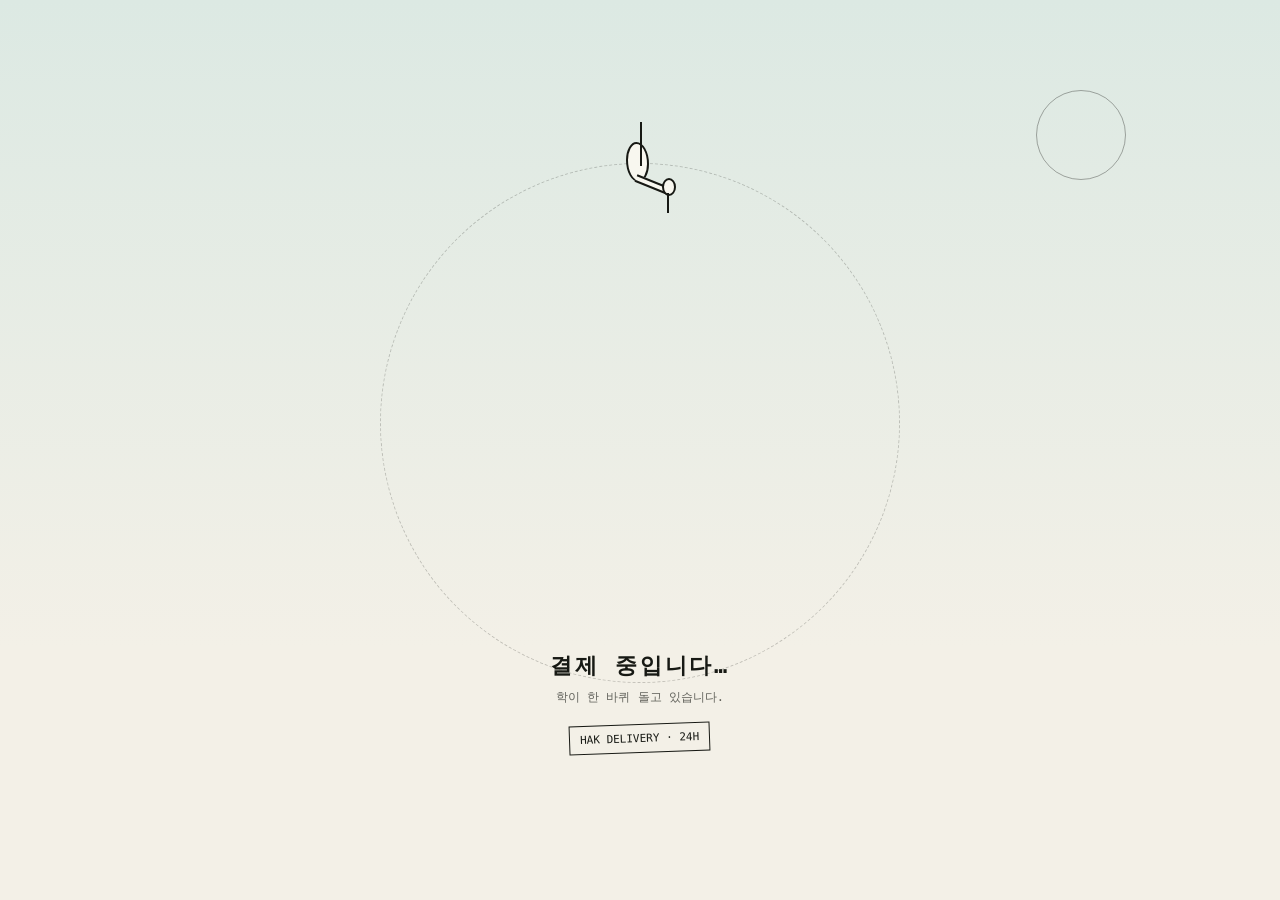
<file: hak-delivery/pay/index.html>
<!doctype html>
<html lang="ko"><head><meta charset="utf-8"><meta name="viewport" content="width=device-width,initial-scale=1">
<title>학상회 결제</title>
<style>
*{box-sizing:border-box}html,body{margin:0;height:100%;overflow:hidden;background:#f3f0e7;color:#171914;font-family:ui-monospace,SFMono-Regular,Menlo,monospace}
.wrap{height:100%;display:grid;place-items:center;position:relative}.sky{position:absolute;inset:0;background:linear-gradient(#dce9e3,#f3f0e7 72%)}
.sun{position:absolute;width:90px;height:90px;border:1px solid #171914;border-radius:50%;top:10%;right:12%;opacity:.35}
.orbit{position:absolute;left:50%;top:47%;width:min(72vw,520px);aspect-ratio:1;border:1px dashed rgba(23,25,20,.22);border-radius:50%;transform:translate(-50%,-50%);animation:spin 8s linear infinite}
.hak{position:absolute;left:50%;top:-37px;width:74px;height:74px;transform:translateX(-50%) rotate(90deg)}
.bird{position:relative;width:74px;height:74px}.body{position:absolute;width:40px;height:23px;border:2px solid #171914;border-radius:55% 45% 55% 45%;background:#f8f7ef;left:15px;top:28px}.neck{position:absolute;width:8px;height:36px;background:#f8f7ef;border-left:2px solid #171914;border-right:2px solid #171914;left:47px;top:5px;transform:rotate(22deg);transform-origin:bottom}.head{position:absolute;width:18px;height:14px;border:2px solid #171914;border-radius:50%;background:#f8f7ef;left:51px;top:1px}.beak{position:absolute;width:20px;height:2px;background:#171914;left:66px;top:8px}.wing{position:absolute;width:44px;height:2px;background:#171914;left:-5px;top:35px;transform-origin:right;animation:flap .5s ease-in-out infinite alternate}
.copy{position:relative;z-index:3;text-align:center;margin-top:56vh}.copy b{display:block;font-size:22px;letter-spacing:.12em}.copy span{display:block;font-size:12px;margin-top:8px;opacity:.65}
.stamp{display:inline-block;margin-top:18px;border:1px solid #171914;padding:7px 10px;font-size:11px;transform:rotate(-2deg)}
@keyframes spin{to{transform:translate(-50%,-50%) rotate(360deg)}}@keyframes flap{from{transform:rotate(-22deg)}to{transform:rotate(22deg)}}
@media(prefers-reduced-motion:reduce){.orbit,.wing{animation:none}}
</style></head><body><main class="wrap"><div class="sky"></div><div class="sun"></div>
<div class="orbit"><div class="hak"><div class="bird"><i class="body"></i><i class="neck"></i><i class="head"></i><i class="beak"></i><i class="wing"></i></div></div></div>
<div class="copy"><b>결제 중입니다…</b><span>학이 한 바퀴 돌고 있습니다.</span><div class="stamp">HAK DELIVERY · 24H</div></div>
</main></body></html>
</file>
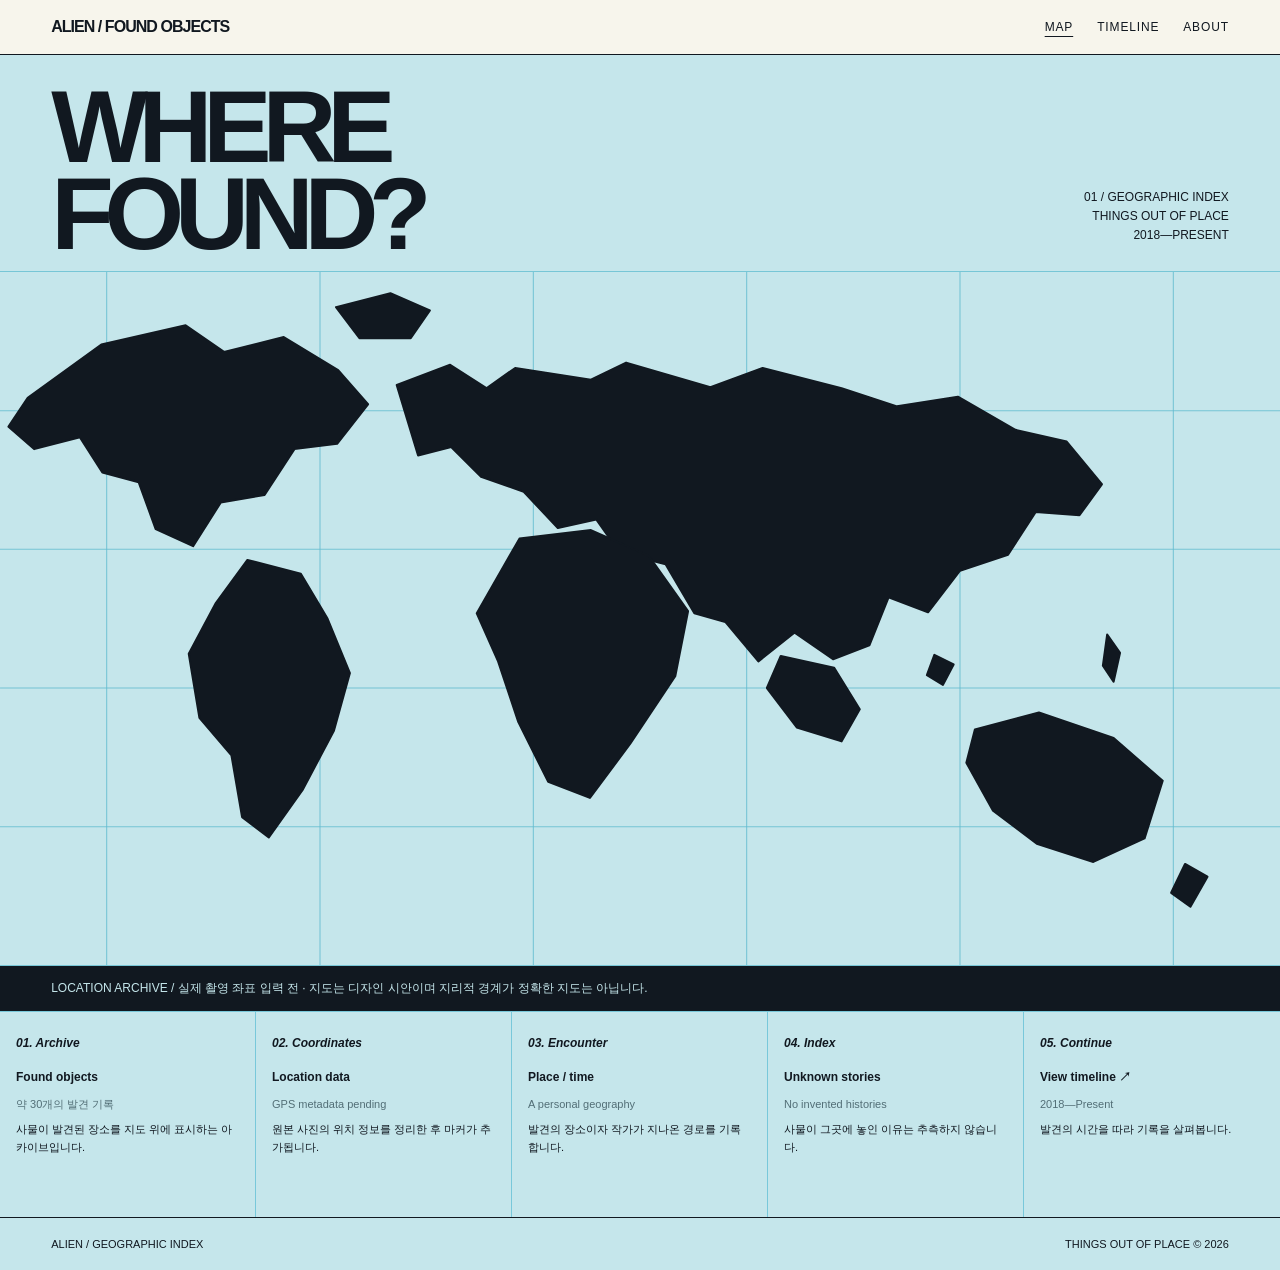
<file: alien/map.html>
<!doctype html><html lang="ko"><head><meta charset="utf-8"><meta name="viewport" content="width=device-width,initial-scale=1"><title>ALIEN — Map</title><style>
:root{--paper:#f7f5ec;--ink:#111820;--cyan:#c5e6eb;--line:#78c8da}*{box-sizing:border-box}html{scroll-behavior:smooth}body{margin:0;color:var(--ink);font-family:Arial,'Apple SD Gothic Neo',sans-serif}a{color:inherit;text-decoration:none}header{display:flex;justify-content:space-between;align-items:center;padding:18px 4vw;border-bottom:1px solid currentColor;background:var(--paper);position:sticky;top:0;z-index:10;font-size:12px}header b{font-size:16px;letter-spacing:-.06em}nav{display:flex;gap:24px;letter-spacing:.07em}nav a[aria-current=page]{text-decoration:underline;text-underline-offset:5px}nav a:hover{opacity:.5}button{cursor:pointer}footer{padding:20px 4vw;border-top:1px solid currentColor;display:flex;justify-content:space-between;font-size:11px} @media(max-width:650px){header{padding:16px 5vw}nav{gap:12px;font-size:10px}footer{padding:20px 5vw}}
</style><style>
body{background:var(--cyan)}.map-heading{padding:28px 4vw 14px;display:flex;align-items:end;justify-content:space-between}.map-heading h1{font-size:clamp(40px,8vw,115px);letter-spacing:-.09em;line-height:.85;margin:0}.map-heading p{font-size:12px;line-height:1.6;text-align:right}.map-shell{position:relative;overflow:hidden;border-top:1px solid #77c6d6;border-bottom:1px solid #77c6d6}.world{display:block;width:100%;height:auto;min-height:400px}.world path{fill:#111820;stroke:#111820;stroke-width:2;stroke-linejoin:round}.gridline{stroke:#63bcd0;stroke-width:1;opacity:.8}.pin{position:absolute;transform:translate(-50%,-100%);border:0;background:none;padding:0;color:#fff;font-size:11px;display:flex;flex-direction:column;align-items:center;z-index:3}.pin span{border-radius:50%;width:25px;height:25px;background:var(--paper);color:var(--ink);border:1px solid var(--ink);display:grid;place-items:center;font-weight:700}.pin:after{content:'';border-left:5px solid transparent;border-right:5px solid transparent;border-top:9px solid var(--paper)}.pin:hover span,.pin:focus span{background:#b4d6c9}.pin.active span{background:#a8d3c4}.map-bottom{display:grid;grid-template-columns:repeat(5,minmax(0,1fr));border-top:1px solid var(--line)}.map-col{padding:24px 16px 50px;border-right:1px solid var(--line);min-height:205px}.map-col:last-child{border-right:0}.map-col h2{font-size:12px;margin:0 0 18px;font-style:italic}.map-col p{font-size:11px;line-height:1.6;margin:0 0 8px}.map-col strong{font-size:12px}.map-col .muted{color:#526e76}.notice{background:#111820;color:var(--cyan);padding:14px 4vw;font-size:12px}.detail{position:fixed;right:20px;bottom:20px;width:min(320px,calc(100vw - 40px));background:var(--paper);border:1px solid var(--ink);padding:20px;z-index:7;box-shadow:8px 8px 0 #11182022;display:none}.detail.open{display:block}.detail button{float:right;border:0;background:transparent;font-size:20px}.detail h3{font-size:24px;letter-spacing:-.04em}.detail p{font-size:13px;line-height:1.8}@media(max-width:650px){.map-heading{padding:28px 5vw}.map-heading p{max-width:135px}.map-shell{overflow-x:auto}.world{min-width:900px}.map-shell .pin{display:none}.map-bottom{grid-template-columns:repeat(2,minmax(0,1fr))}.map-col{min-height:150px}.map-col:nth-child(2n){border-right:0}}</style></head><body><header><a href="./"><b>ALIEN / FOUND OBJECTS</b></a><nav><a href="map.html" aria-current="page">MAP</a><a href="timeline.html">TIMELINE</a><a href="./#about">ABOUT</a></nav></header>
<div class="map-heading"><h1>WHERE<br>FOUND?</h1><p>01 / GEOGRAPHIC INDEX<br>THINGS OUT OF PLACE<br>2018—PRESENT</p></div>
<div class="map-shell"><svg class="world" viewBox="0 0 1200 650" xmlns="http://www.w3.org/2000/svg" role="img" aria-label="도식화한 세계 지도"><rect width="1200" height="650" fill="#c5e6eb"/><g><line class="gridline" x1="100" x2="100" y1="0" y2="650"/><line class="gridline" x1="300" x2="300" y1="0" y2="650"/><line class="gridline" x1="500" x2="500" y1="0" y2="650"/><line class="gridline" x1="700" x2="700" y1="0" y2="650"/><line class="gridline" x1="900" x2="900" y1="0" y2="650"/><line class="gridline" x1="1100" x2="1100" y1="0" y2="650"/><line class="gridline" x1="0" x2="1200" y1="130" y2="130"/><line class="gridline" x1="0" x2="1200" y1="260" y2="260"/><line class="gridline" x1="0" x2="1200" y1="390" y2="390"/><line class="gridline" x1="0" x2="1200" y1="520" y2="520"/></g>
<g><path d="M26 118 L95 68 174 50 210 75 266 61 317 92 345 124 316 161 276 166 248 209 207 216 181 257 146 241 130 197 96 188 75 155 32 166 8 145 Z"/><path d="M232 270 L282 283 307 325 328 376 313 430 284 485 252 530 227 511 217 453 187 418 177 358 202 311 Z"/><path d="M372 106 L422 87 456 109 483 90 554 101 587 85 666 108 715 90 789 109 841 126 898 117 952 148 1000 159 1033 199 1012 228 971 225 945 265 900 280 870 319 833 305 815 350 781 363 745 338 711 365 680 328 651 320 624 274 581 263 559 232 523 240 491 206 451 192 423 164 392 172 Z"/><path d="M487 250 L554 242 608 266 645 318 633 379 591 442 553 493 514 478 486 422 467 365 447 320 Z"/><path d="M732 360 L782 371 806 410 789 440 747 427 719 390 Z"/><path d="M914 429 L974 413 1044 437 1090 477 1073 531 1025 553 972 536 931 505 906 460 Z"/><path d="M1111 555 L1132 567 1116 595 1098 582 Z"/><path d="M315 33 L366 20 403 36 385 62 337 62 Z"/><path d="M876 359 L894 368 884 387 869 378 Z"/><path d="M1038 340 L1050 357 1044 384 1034 369 Z"/></g></svg><div id="pins"></div></div>
<div class="notice">LOCATION ARCHIVE / 실제 촬영 좌표 입력 전 · 지도는 디자인 시안이며 지리적 경계가 정확한 지도는 아닙니다.</div>
<div class="map-bottom"><div class="map-col"><h2>01. Archive</h2><p><strong>Found objects</strong></p><p class="muted">약 30개의 발견 기록</p><p>사물이 발견된 장소를 지도 위에 표시하는 아카이브입니다.</p></div><div class="map-col"><h2>02. Coordinates</h2><p><strong>Location data</strong></p><p class="muted">GPS metadata pending</p><p>원본 사진의 위치 정보를 정리한 후 마커가 추가됩니다.</p></div><div class="map-col"><h2>03. Encounter</h2><p><strong>Place / time</strong></p><p class="muted">A personal geography</p><p>발견의 장소이자 작가가 지나온 경로를 기록합니다.</p></div><div class="map-col"><h2>04. Index</h2><p><strong>Unknown stories</strong></p><p class="muted">No invented histories</p><p>사물이 그곳에 놓인 이유는 추측하지 않습니다.</p></div><div class="map-col"><h2>05. Continue</h2><p><strong><a href="timeline.html">View timeline ↗</a></strong></p><p class="muted">2018—Present</p><p>발견의 시간을 따라 기록을 살펴봅니다.</p></div></div><footer><span>ALIEN / GEOGRAPHIC INDEX</span><span>THINGS OUT OF PLACE © 2026</span></footer></body></html>
</file>
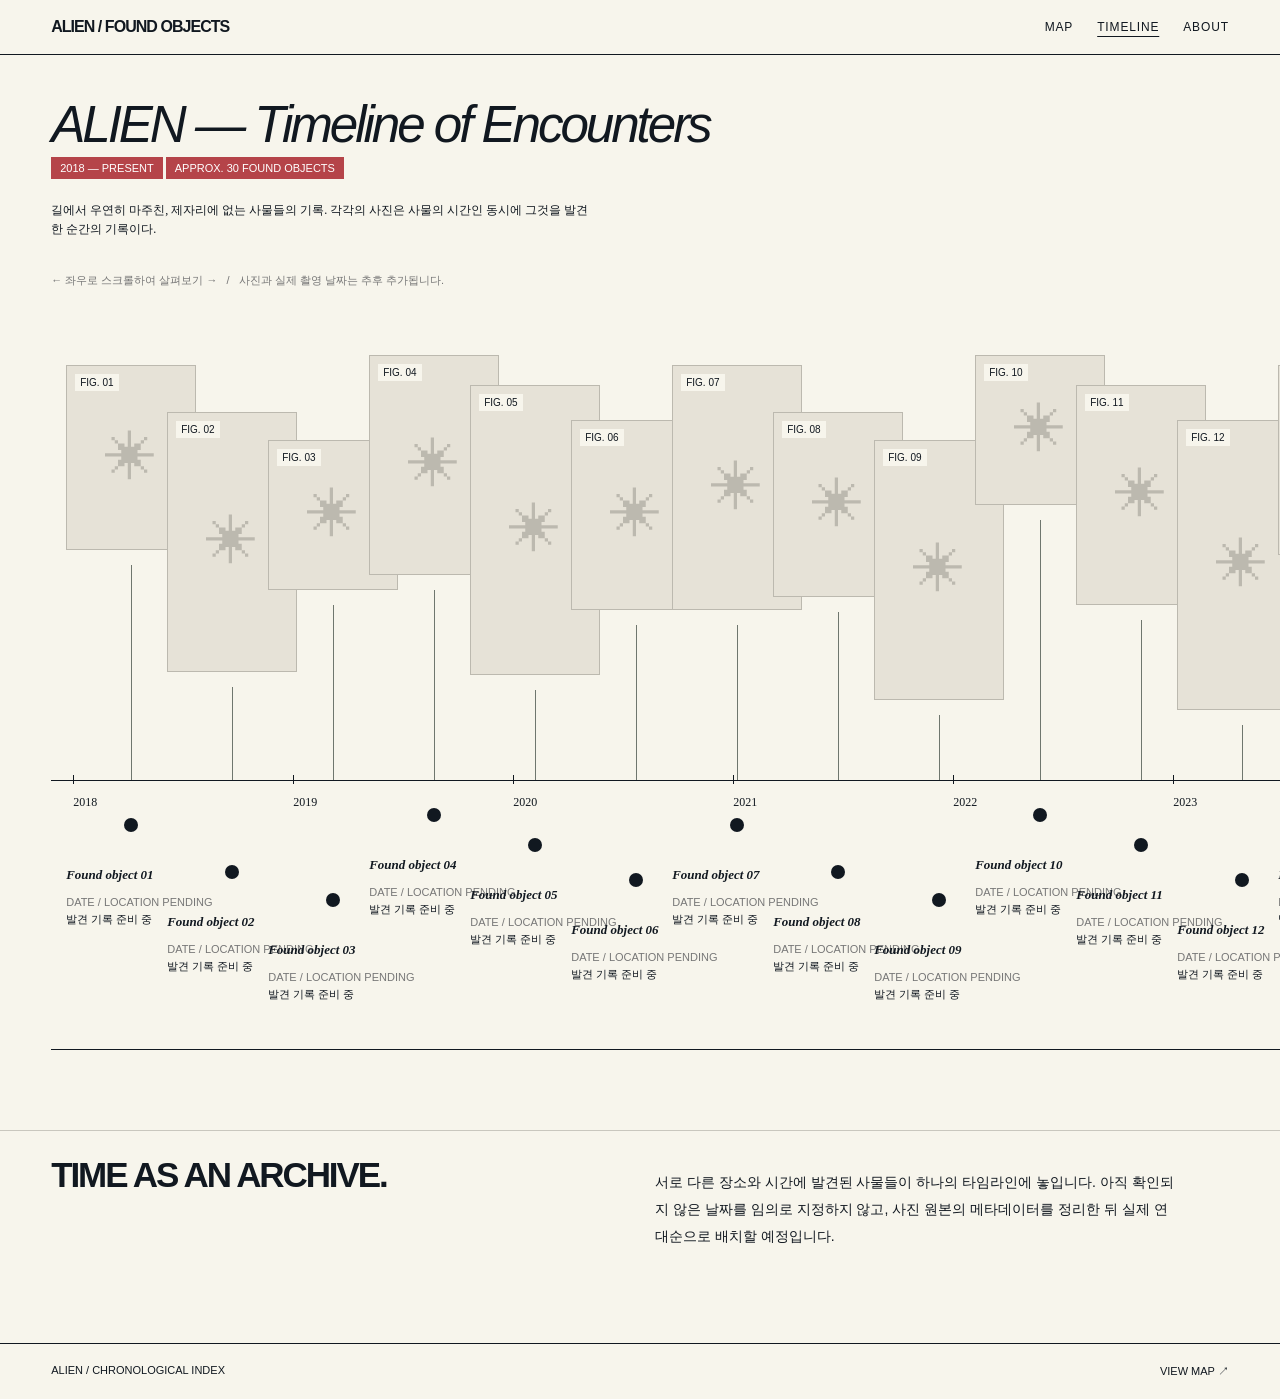
<file: alien/timeline.html>
<!doctype html><html lang="ko"><head><meta charset="utf-8"><meta name="viewport" content="width=device-width,initial-scale=1"><title>ALIEN — Timeline</title><style>
:root{--paper:#f7f5ec;--ink:#111820;--cyan:#c5e6eb;--line:#78c8da}*{box-sizing:border-box}html{scroll-behavior:smooth}body{margin:0;color:var(--ink);font-family:Arial,'Apple SD Gothic Neo',sans-serif}a{color:inherit;text-decoration:none}header{display:flex;justify-content:space-between;align-items:center;padding:18px 4vw;border-bottom:1px solid currentColor;background:var(--paper);position:sticky;top:0;z-index:10;font-size:12px}header b{font-size:16px;letter-spacing:-.06em}nav{display:flex;gap:24px;letter-spacing:.07em}nav a[aria-current=page]{text-decoration:underline;text-underline-offset:5px}nav a:hover{opacity:.5}button{cursor:pointer}footer{padding:20px 4vw;border-top:1px solid currentColor;display:flex;justify-content:space-between;font-size:11px} @media(max-width:650px){header{padding:16px 5vw}nav{gap:12px;font-size:10px}footer{padding:20px 5vw}}
</style><style>
body{background:var(--paper)}.timeline-title{padding:40px 4vw 12px}.timeline-title h1{font-weight:400;font-style:italic;font-size:clamp(24px,4vw,54px);letter-spacing:-.06em;margin:0}.timeline-title p{font-family:Georgia,serif;font-size:12px;line-height:1.6;max-width:540px;margin:22px 0}.tag{background:#b54449;color:#fff;display:inline-block;padding:5px 9px;font-size:11px;margin:3px 3px 0 0}.hint{padding:0 4vw 22px;font-size:11px;color:#777}.scroll{overflow-x:auto;padding:10px 4vw 80px;scrollbar-color:#b54449 #e5e2d7}.track{min-width:1900px;height:730px;position:relative;border-bottom:1px solid #111820}.axis{position:absolute;top:460px;left:0;right:0;border-top:1px solid #111820}.year{position:absolute;top:475px;font-size:12px;font-family:Georgia,serif}.year:before{content:'';position:absolute;top:-20px;left:0;height:9px;border-left:1px solid #111820}.entry{position:absolute;width:130px;top:0}.photo{width:100%;height:var(--h);background:#e6e2d7;border:1px solid #bcb9af;display:flex;align-items:center;justify-content:center;position:relative;overflow:hidden}.photo:before{content:'✳';font-size:52px;color:#bcb9af}.photo img{position:absolute;inset:0;width:100%;height:100%;object-fit:cover}.photo:after{content:attr(data-label);position:absolute;top:8px;left:8px;font-size:10px;background:var(--paper);padding:3px 5px}.entry .stem{height:calc(460px - var(--top) - var(--h) - 15px);width:1px;background:#6f766e;margin:15px auto 0}.entry .dot{position:absolute;top:453px;left:calc(50% - 7px);width:14px;height:14px;border-radius:50%;background:#111820}.entry .caption{position:absolute;top:500px;width:170px;left:0;font-size:11px;line-height:1.55}.entry .caption strong{display:block;font-size:13px;font-family:Georgia,serif;font-style:italic;margin-bottom:8px}.entry .caption em{font-style:normal;color:#777}.endline{position:absolute;left:1860px;top:0;height:730px;border-left:2px solid #b54449}.endline span{position:absolute;top:440px;left:12px;font-size:12px;color:#b54449}.timeline-note{padding:24px 4vw 80px;border-top:1px solid #c9c7be;display:grid;grid-template-columns:1fr 1fr;gap:30px}.timeline-note p{font-size:14px;line-height:1.9;max-width:520px}.timeline-note h2{font-size:35px;letter-spacing:-.06em;margin:0}@media(max-width:650px){.timeline-title{padding:30px 5vw}.hint{padding-left:5vw}.scroll{padding-left:5vw}.timeline-note{padding:30px 5vw 70px;grid-template-columns:1fr}}</style></head><body><header><a href="./"><b>ALIEN / FOUND OBJECTS</b></a><nav><a href="map.html">MAP</a><a href="timeline.html" aria-current="page">TIMELINE</a><a href="./#about">ABOUT</a></nav></header>
<div class="timeline-title"><h1>ALIEN — Timeline of Encounters</h1><div><span class="tag">2018 — PRESENT</span><span class="tag">APPROX. 30 FOUND OBJECTS</span></div><p>길에서 우연히 마주친, 제자리에 없는 사물들의 기록. 각각의 사진은 사물의 시간인 동시에 그것을 발견한 순간의 기록이다.</p></div>
<div class="hint">← 좌우로 스크롤하여 살펴보기 → &nbsp; / &nbsp; 사진과 실제 촬영 날짜는 추후 추가됩니다.</div>
<div class="scroll" tabindex="0" aria-label="가로 스크롤 가능한 사진 타임라인"><div class="track" id="track"><div class="axis"></div><div class="endline"><span>NOW</span></div></div></div>
<div class="timeline-note"><h2>TIME AS AN ARCHIVE.</h2><p>서로 다른 장소와 시간에 발견된 사물들이 하나의 타임라인에 놓입니다. 아직 확인되지 않은 날짜를 임의로 지정하지 않고, 사진 원본의 메타데이터를 정리한 뒤 실제 연대순으로 배치할 예정입니다.</p></div><footer><span>ALIEN / CHRONOLOGICAL INDEX</span><span><a href="map.html">VIEW MAP ↗</a></span></footer>
<script>const track=document.getElementById('track');const years=['2018','2019','2020','2021','2022','2023','2024','2025','2026'];years.forEach((y,i)=>{const d=document.createElement('div');d.className='year';d.style.left=(i*220+22)+'px';d.textContent=y;track.append(d)});for(let i=0;i<18;i++){const d=document.createElement('div');d.className='entry';const h=[185,260,150,220,290,190,245][i%7],top=[45,92,120,35,65,100][i%6];d.style.left=(i*101+15)+'px';d.style.top=top+'px';d.style.setProperty('--h',h+'px');d.style.setProperty('--top',top+'px');d.innerHTML='<div class="photo" style="--h:'+h+'px" data-label="FIG. '+String(i+1).padStart(2,'0')+'"></div><div class="stem"></div><div class="dot"></div><div class="caption"><strong>Found object '+String(i+1).padStart(2,'0')+'</strong><em>DATE / LOCATION PENDING</em><br>발견 기록 준비 중</div>';track.append(d)}</script></body></html>
</file>
<file: style.css>
/* ============================================================
   "the play ground" — Design System
   NYT Magazine editorial + Swiss minimalism
   ============================================================ */

:root {
    --bg:             #F5F7F8;
    --ink:            #121212;
    --ink-muted:      #66645e;
    --border:         #c9c7bd;
    --accent-orange:  #e06d48;

    --font-display:   'Syne', sans-serif;
    --font-sans:      'Inter', sans-serif;
    --font-mono:      'DM Mono', monospace;

    --sidebar-w:      140px;
    --shelf-from-btm: 36vh;
}

*, *::before, *::after { box-sizing: border-box; margin: 0; padding: 0; }

html, body {
    width: 100%; height: 100%;
    background: var(--bg);
    color: var(--ink);
    font-family: var(--font-sans);
    overflow: hidden;
    -webkit-font-smoothing: antialiased;
}

/* ============================================================
   LAYOUT
   ============================================================ */
.app-container {
    display: flex;
    width: 100vw;
    height: 100vh;
}

/* ============================================================
   SIDEBAR — thin vertical strip
   ============================================================ */
.sidebar {
    width: var(--sidebar-w);
    flex-shrink: 0;
    height: 100vh;
    border-right: 1px solid var(--ink);
    display: flex;
    flex-direction: column;
    justify-content: space-between;
    align-items: center;
    padding: 2.4rem 0;
    background: var(--bg);
    z-index: 20;
}

/* Rotated logotype — single line, rotated -90deg, reads bottom to top */
.sidebar-brand {
    flex: 1;
    display: flex;
    align-items: center;
    justify-content: center;
    /* give the rotated text room to breathe */
    overflow: visible;
    pointer-events: none; /* 갤러리 클릭 방해 방지 */
}

.sidebar-brand h1 {
    font-family: var(--font-display);
    font-weight: 800;
    font-size: 6rem;
    line-height: 1;
    text-transform: uppercase;
    letter-spacing: 0.08em;
    color: var(--ink);
    white-space: nowrap;
    transform: rotate(-90deg) scaleY(2);
    transform-origin: center center;
}

/* Author name — removed */
.sidebar-footer {
    display: none;
}

/* ============================================================
   GALLERY WRAPPER (holds toggle + both views)
   ============================================================ */
.gallery-wrapper {
    flex: 1;
    height: 100vh;
    position: relative;
    overflow: hidden;
}

/* ── View toggle — centered at top of gallery area ── */
.view-toggle {
    position: absolute;
    top: 2rem;
    left: 50%;
    transform: translateX(-50%);
    z-index: 30;
    display: flex;
    gap: 8px;
    padding: 3px;
    pointer-events: auto;
}

.toggle-btn {
    display: flex;
    align-items: center;
    justify-content: center;
    width: 36px;
    height: 36px;
    border: none;
    border-radius: 0;
    background: transparent;
    cursor: pointer;
    color: #aaa;
    transition: color 0.2s;
    padding: 0;
}

.toggle-btn:hover {
    color: #555;
}

.toggle-btn.active {
    background: transparent;
    box-shadow: none;
    color: #111;
}

/* ============================================================
   SHELF VIEW
   ============================================================ */
.gallery-container {
    position: absolute;
    inset: 0;
    overflow-x: scroll;
    overflow-y: hidden;
    scrollbar-width: none;
    -ms-overflow-style: none;
    cursor: grab;
    opacity: 1;
    transition: opacity 0.35s ease;
}

.gallery-container.hidden {
    opacity: 0;
    pointer-events: none;
}

.gallery-container:active { cursor: grabbing; }
.gallery-container::-webkit-scrollbar { display: none; }

/* drag hint */
.gallery-instruction {
    position: absolute;
    bottom: 2rem;
    right: 3rem;
    display: flex;
    align-items: center;
    gap: 0.8rem;
    font-family: var(--font-mono);
    font-size: 0.68rem;
    color: var(--ink-muted);
    letter-spacing: 0.12em;
    pointer-events: none;
    z-index: 10;
    transition: opacity 0.6s ease;
}

.gallery-instruction.fade-out { opacity: 0; }

.drag-arrow {
    font-size: 0.55rem;
    animation: nudge 1.6s ease-in-out infinite;
}

@keyframes nudge {
    0%, 100% { transform: translateX(0); }
    50%       { transform: translateX(5px); }
}

/* shelf track */
.gallery-track {
    display: inline-flex;
    align-items: center;        /* 수직 중앙 정렬 */
    height: 100%;
    padding-left: 0;
    padding-right: 0;
    padding-bottom: 0;
    gap: 0;                     /* 썸네일 간격 없음 */
    position: relative;
    user-select: none;
    -webkit-user-select: none;
}

/* 첫 번째 썸네일 20px 오른쪽으로 */
.gallery-item:first-child {
    margin-left: 20px;
}

/* shelf line — hidden */
.shelf-line {
    display: none;
}

.shelf-line::after {
    display: none;
}

/* ── Portfolio item ── */
.gallery-item {
    position: relative;
    display: flex;
    flex-direction: column;
    align-items: stretch;
    width: clamp(260px, 22vw, 400px);
    flex-shrink: 0;
    overflow: visible;  /* hover 감지 + item-info 노출 위해 */
}

.item-visual {
    width: 100%;
    height: auto;           /* 고정 높이 제거 — 이미지 크기에 맞춤 */
    display: flex;
    justify-content: center;
    align-items: flex-end;
    position: relative;
    z-index: 6;
}

.item-visual img {
    width: 100%;
    height: auto;
    max-height: 60vh;
    object-fit: contain;
    display: block;
    pointer-events: auto;   /* 링크 이미지는 클릭 가능 */
    transform: scale(1);
    transition: transform 0.65s cubic-bezier(0.16, 1, 0.3, 1), filter 0.4s ease;
    will-change: transform, filter;
    filter: grayscale(1) brightness(0);
}

/* 링크 없는 이미지는 pointer-events 차단 */
.gallery-item:not(:has(a)) .item-visual img {
    pointer-events: none;
}

.item-visual a {
    display: contents; /* 별도 박스 없이 img를 그대로 노출 */
    cursor: pointer;
}

/* 4.png — 크기 조정 */
.gallery-item--small .item-visual img {
    max-height: 21vh;
    width: auto;
    height: auto;
    object-fit: contain;
}

[data-dragging] .gallery-item:hover .item-visual img,
[data-dragging] .gallery-item:hover .item-info {
    transform: none !important;
    opacity: 0 !important;
}

.gallery-item:hover .item-visual img {
    transform: scale(1.04);
    filter: grayscale(0) brightness(1);
}

/* oval cast shadow — removed */
.item-visual::after { display: none; }

/* item info — 이미지 아래, 기본 숨김 호버 시 표시 */
.item-info {
    width: 100%;
    padding: 0.5rem 0 0 0;
    display: flex;
    flex-direction: column;
    pointer-events: none;
    z-index: 7;
    opacity: 0;
    transition: opacity 0.25s ease;
}

.gallery-item:hover .item-info {
    opacity: 1;
}

/* 제목만 표시 */
.item-number,
.item-description,
.item-meta {
    display: none;
}

.item-title {
    font-family: var(--font-display);
    font-weight: 700;
    font-size: 0.85rem;
    line-height: 1.2;
    letter-spacing: 0.02em;
    text-transform: uppercase;
    color: var(--ink);
    white-space: nowrap;
    overflow: hidden;
    text-overflow: ellipsis;
}

/* ============================================================
   GRID VIEW
   ============================================================ */
.grid-container {
    position: absolute;
    inset: 0;
    overflow-y: auto;
    overflow-x: hidden;
    scrollbar-width: thin;
    scrollbar-color: var(--border) transparent;
    opacity: 0;
    pointer-events: none;
    transition: opacity 0.35s ease;
    padding: 5.5rem 5vw 4rem;
}

.grid-container.visible {
    opacity: 1;
    pointer-events: auto;
}

.grid-container::-webkit-scrollbar { width: 4px; }
.grid-container::-webkit-scrollbar-track { background: transparent; }
.grid-container::-webkit-scrollbar-thumb { background: var(--border); border-radius: 2px; }

.grid-track {
    display: grid;
    grid-template-columns: repeat(auto-fill, minmax(260px, 1fr));
    gap: 3vw 3vw;
}

.grid-item {
    display: flex;
    flex-direction: column;
    gap: 1rem;
    cursor: default;
}

.grid-visual {
    width: 100%;
    aspect-ratio: 4 / 5;
    background: transparent;
    display: flex;
    align-items: center;
    justify-content: center;
    overflow: hidden;
}

.grid-visual a {
    display: flex;
    align-items: center;
    justify-content: center;
    width: 100%;
    height: 100%;
}

/* grid-cat 제거 */
.grid-cat { display: none; }

/* grid-number 제거 */
.grid-number { display: none; }

.grid-visual img {
    width: 100%;
    height: 100%;
    object-fit: contain;
    padding: 1.5rem;
    transition: transform 0.5s cubic-bezier(0.16, 1, 0.3, 1);
}

.grid-item:hover .grid-visual img {
    transform: scale(1.04);
}

.grid-info {
    display: flex;
    flex-direction: column;
    gap: 0.3rem;
    border-top: 1px solid var(--border);
    padding-top: 0.8rem;
}

.grid-number {
    font-family: var(--font-mono);
    font-size: 0.62rem;
    color: var(--accent-orange);
    letter-spacing: 0.08em;
}

.grid-title {
    font-family: var(--font-display);
    font-weight: 700;
    font-size: clamp(1rem, 1.4vw, 1.3rem);
    letter-spacing: -0.01em;
    text-transform: uppercase;
    color: var(--ink);
    line-height: 1.1;
}

.grid-cat {
    font-family: var(--font-mono);
    font-size: 0.6rem;
    color: var(--ink-muted);
    text-transform: uppercase;
    letter-spacing: 0.06em;
}

/* ============================================================
   MOBILE (≤ 768px)
   ============================================================ */
@media (max-width: 768px) {
    :root {
        --sidebar-w: 80px;
        --shelf-from-btm: 28vh;
    }

    .sidebar-brand h1 { font-size: clamp(1rem, 3vh, 1.6rem); }
    .author-name      { font-size: 0.52rem; }

    .gallery-item {
        width: clamp(200px, 55vw, 300px);
    }

    .item-visual { height: 32vh; }
    .item-title  { font-size: 1.1rem; }

    .shelf-line { left: var(--sidebar-w); }

    .grid-track {
        grid-template-columns: repeat(2, 1fr);
        gap: 4vw;
    }

    .grid-container { padding: 5rem 4vw 3rem; }
}
</file>
